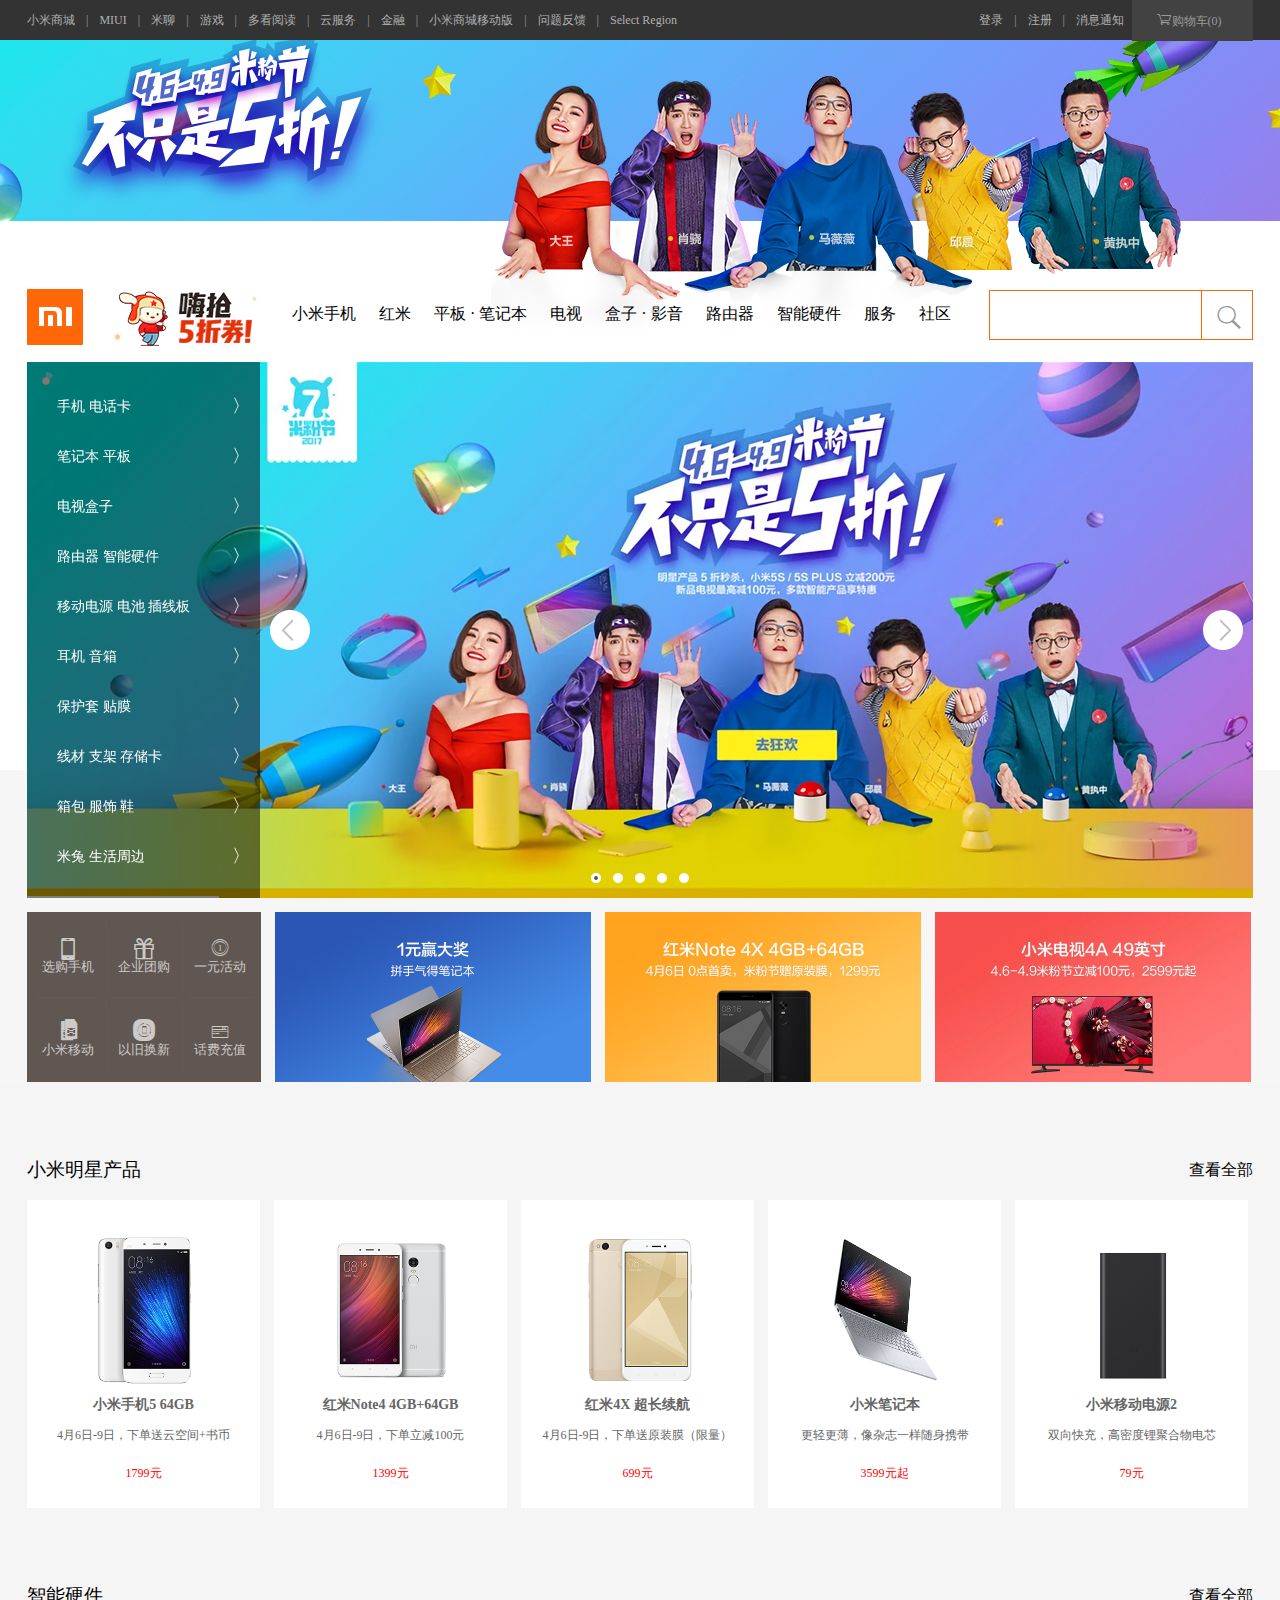
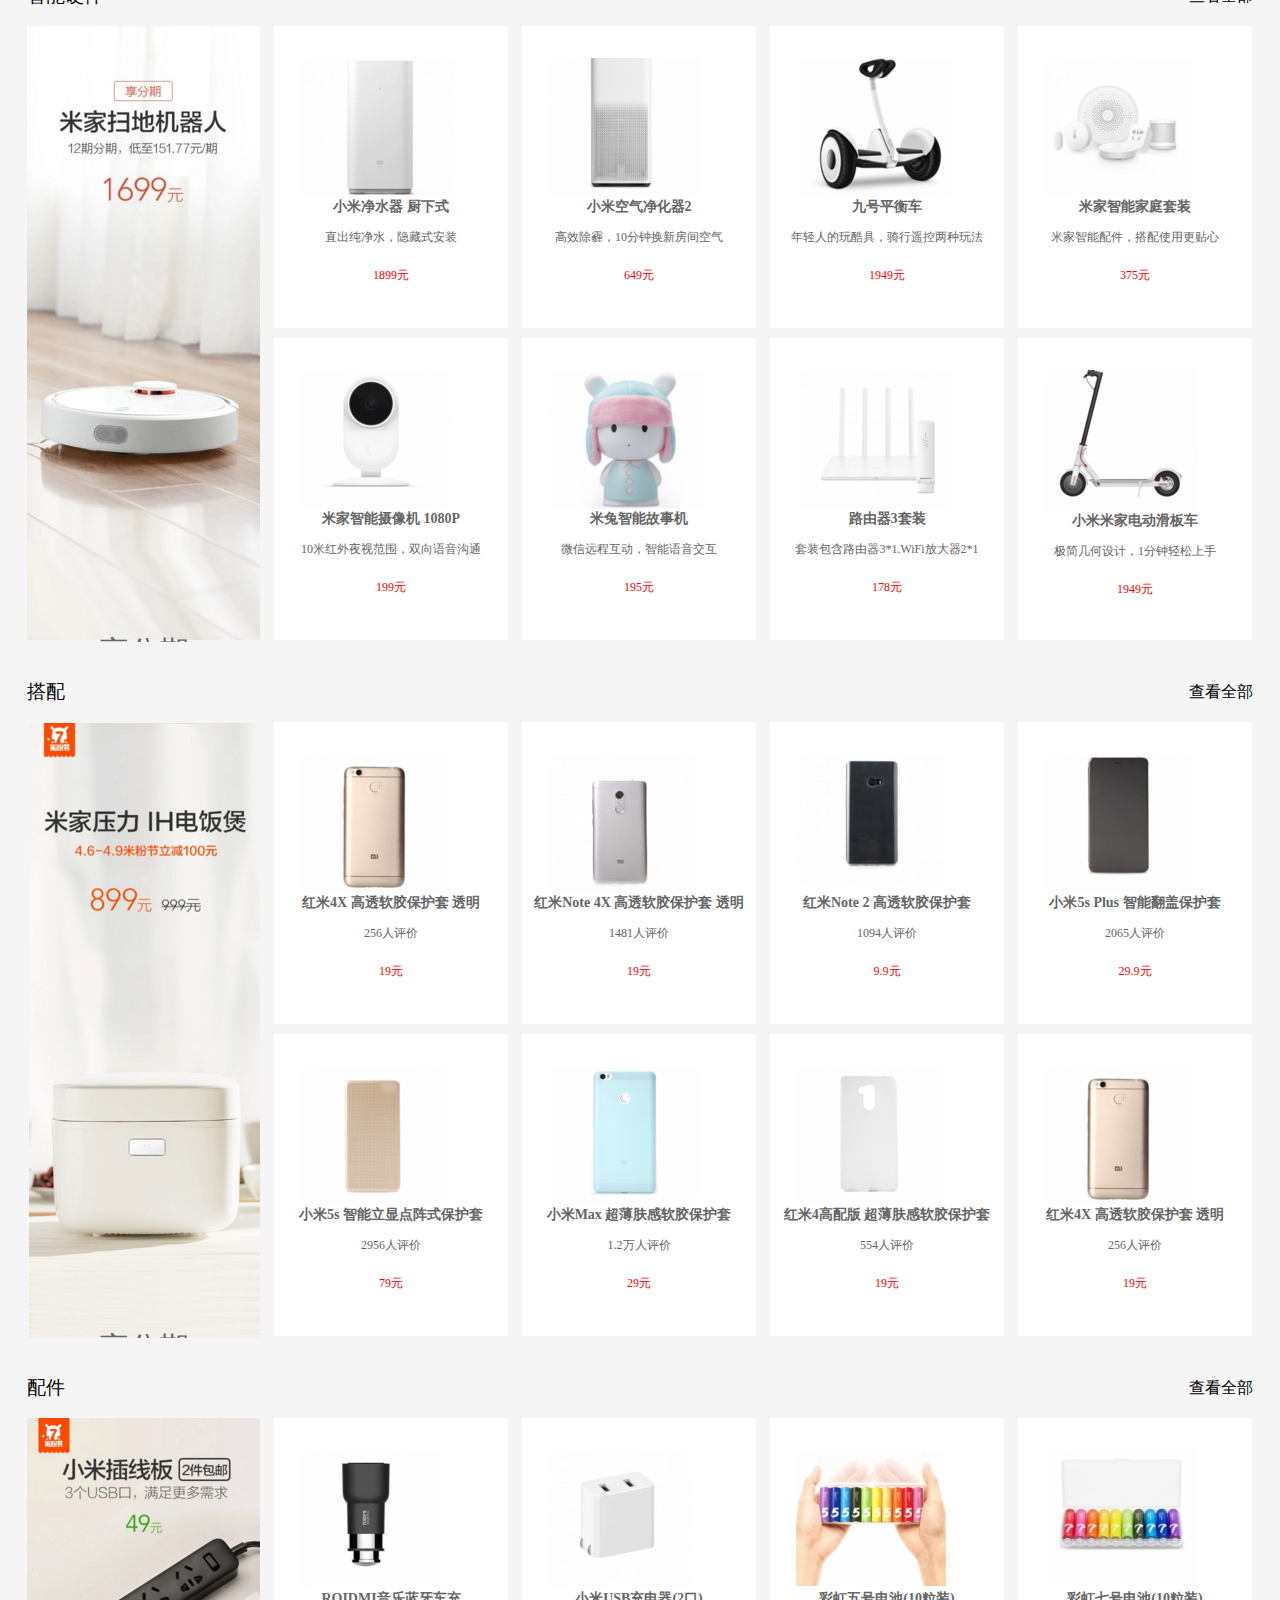
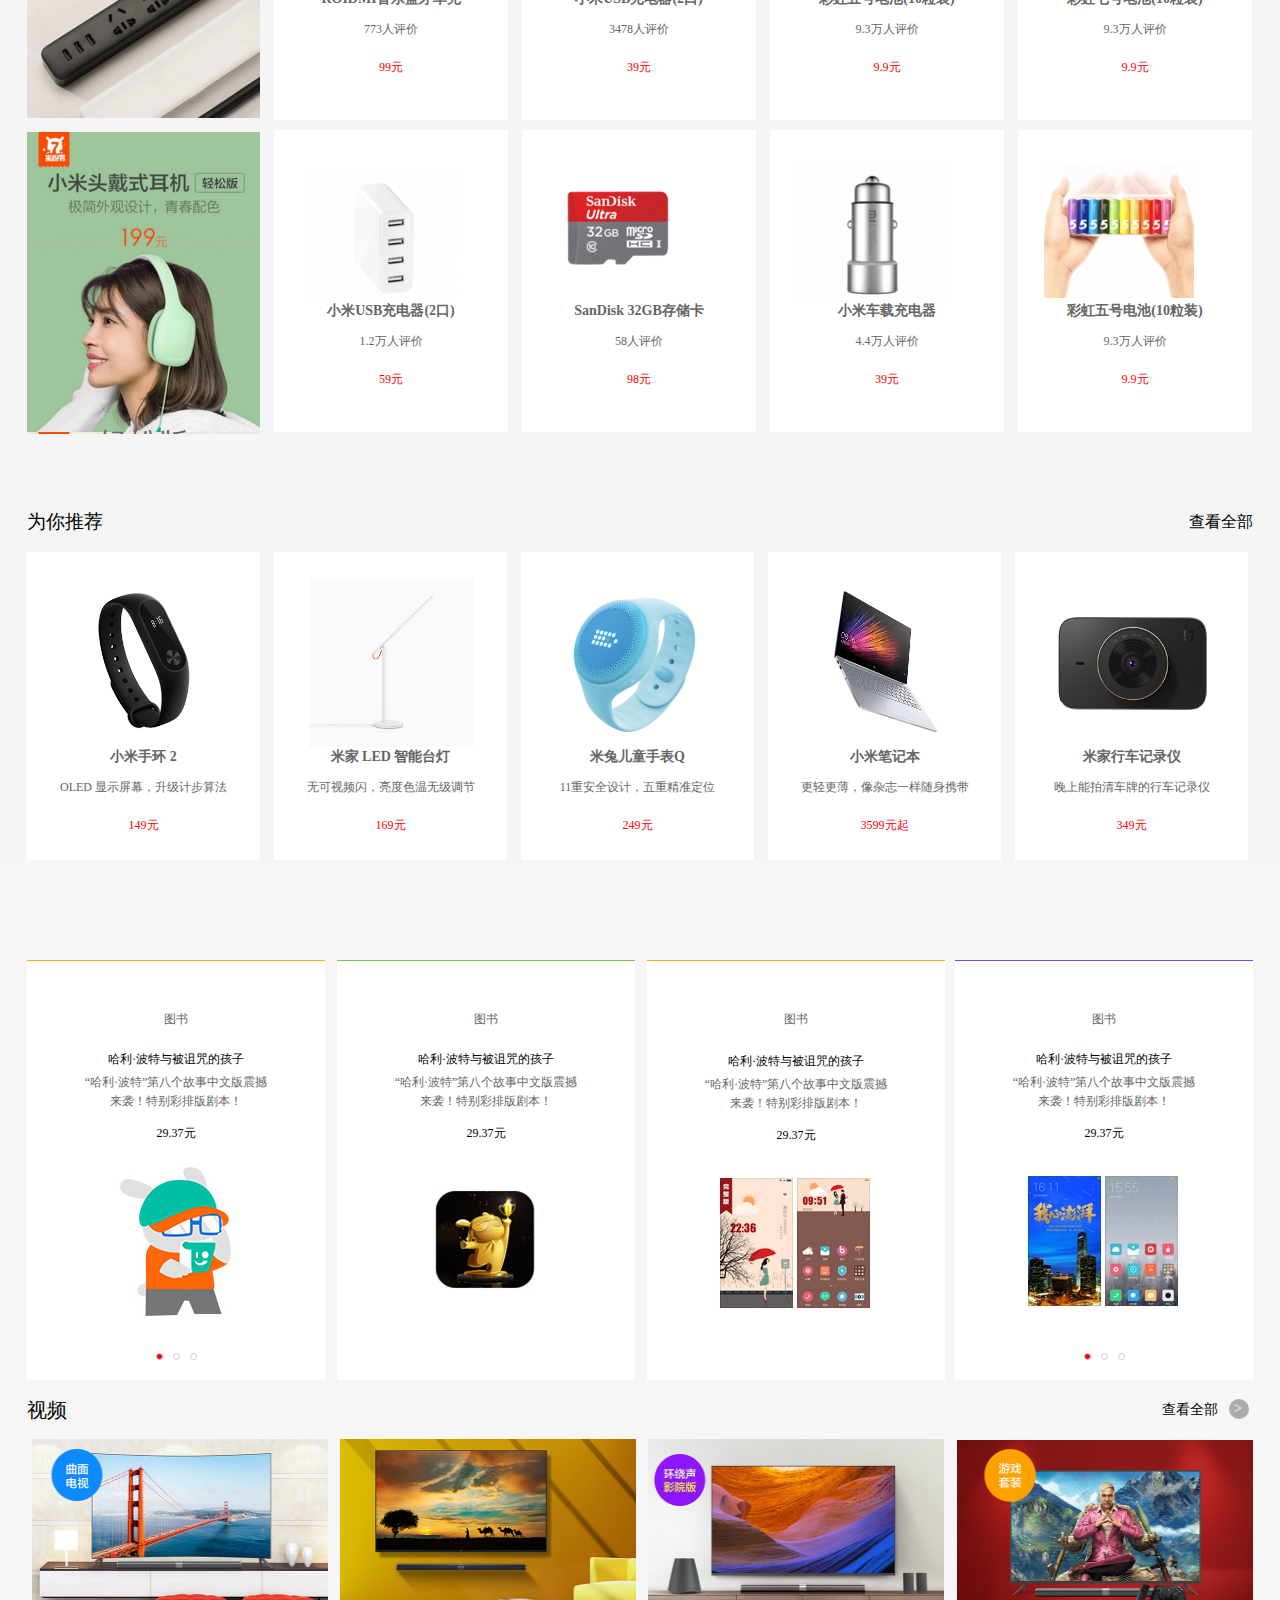
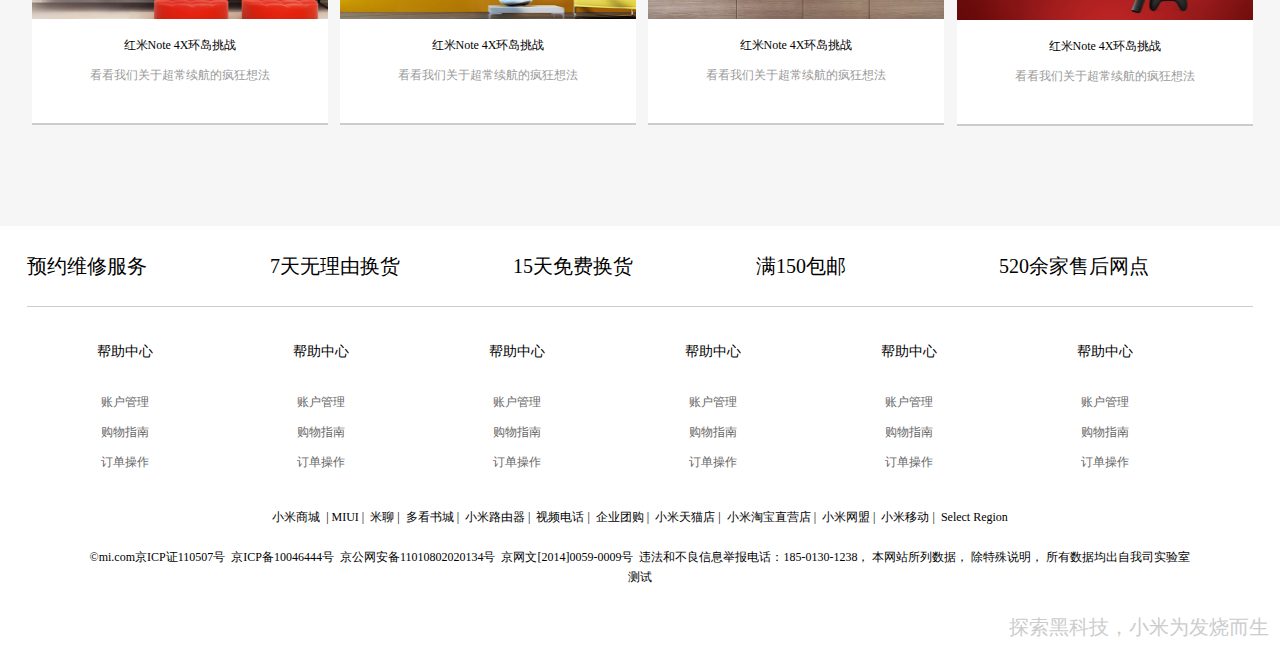
<file: index.html>
<!DOCTYPE html>
<html>
<head lang="en">
    <meta charset="UTF-8">
  <title>小米商城 - 红米Note 4X、小米5c、小米MIX、小米笔记本官方网站</title>
    <link rel="icon" href="favicon.ico"/>
    <link rel="stylesheet" href="css/key_base.css"/>
    <link rel="stylesheet" href="css/iconfont/iconfont.css"/>
    <link rel="stylesheet" href="css/key_index.css"/>
    <link rel="stylesheet" href="css/key_index2.css"/>
    <link rel="stylesheet" href="images/css/style.css" />
    <script type='text/javascript' src='images/js/modernizr.min.js?ver=2.6.1'></script>
    <script type='text/javascript'>
        var CSSettings = {"pluginPath":"images"};
    </script>
    <script type='text/javascript' src='images/js/cute.slider.js?ver=2.0.0'></script>
    <script type='text/javascript' src='images/js/cute.transitions.all.js?ver=2.0.0'></script>
    <script src="js/jquery-1.12.4.js"></script>
    <script src="js/jq.js"></script>
    <script src="js/key_index.js"></script>



    <link rel="stylesheet" href="mi-top.css"/>
    <link rel="stylesheet" href="font_262jwoobohlu9pb9/iconfont.css"/>
    <link rel="stylesheet" href="font_0mfu7vhi2veljtt9/iconfont.css"/>
    <link rel="stylesheet" href="css/xiaomi.css"/>
    <link rel="stylesheet" href="css/mi.css"/>


    <link rel="stylesheet" href="CH.css"/>
    <link rel="stylesheet" href="css.css"/>


    <script src="js.js"></script>
    <script>
        $(function(){
            $(".sbox").mouseenter(function(){
                $(this).stop(true,true);
                $(this).animate({"margin-top":"-5",},250);
                $(this).addClass("yin");

            });
            $(".sbox").mouseleave(function(){
                $(this).animate({"margin-top":"0",},250);
                $(this).removeClass("yin");
            })
            $(".sbox5").mouseenter(function(){
                $(this).stop(true,true);
                $(this).animate({"margin-top":"-5",},250);
                $(this).addClass("yin");

            });
            $(".sbox5").mouseleave(function(){
                $(this).animate({"margin-top":"0",},250);
                $(this).removeClass("yin");
            })
            $(".left1").mouseenter(function(){
                $(".left1 .guang").stop(true,false);
                $(".left1 .guang").animate({"top":"466px",},600)

            })
            $(".left1").mouseleave(function(){
                $(".left1 .guang").animate({"top":"616px",},600)

            })
            $(".left2").mouseenter(function(){
                $(".left2 .guang").stop(true,false);
                $(".left2 .guang").animate({"top":"466px",},600)

            })
            $(".left2").mouseleave(function(){
                $(".left2 .guang").animate({"top":"616px",},600)

            })
            $(".left3").mouseenter(function(){
                $(".left3 .guang").stop(true,false);
                $(".left3 .guang").animate({"top":"466px",},600)

            })
            $(".left3").mouseleave(function(){
                $(".left3 .guang").animate({"top":"616px",},600)

            })






        })
    </script>
    <script src="jquery-1.11.1-min.js"></script>
</head>
<body>
<div class="site-topbar">
    <div class="container">

        <!--顶部导航条左侧列表-->
        <div class="topbar-nav">
            <div class="title w">
                <div class="left_title">
                    <a href="index.html">小米商城</a>
                    <span class="sep">|</span>
                    <a  href="子页/MIUI.html">MIUI</a>
                    <span class="sep">|</span>
                    <a  href="javascript:;">米聊</a>
                    <span class="sep">|</span>
                    <a  href="javascript:;">游戏</a>
                    <span class="sep">|</span>
                    <a  href="javascript:;">多看阅读</a>
                    <span class="sep">|</span>
                    <a  href="javascript:;">云服务</a>
                    <span class="sep">|</span>
                    <a  href="LCC/index1.html"  >金融</a>
                    <span class="sep">|</span>
                    <a  href="mi_shop.html">小米商城移动版</a>
                    <span class="sep">|</span>
                    <a  href="javascript:;">问题反馈</a>
                    <span class="sep">|</span>
                    <a  href="javascript:;">Select Region</a>
                </div>


                <div class="right_title">
                    <div class="topbar-info">
                        <a class="link" href="javascript:;">登录</a>
                        <span>|</span>
                        <a href="javascript:;" >注册</a>
                        <span>|</span>
                        <a href="javascript:;" >消息通知</a>
                    </div>
                    <div class="gwc">
                        <i class="iconfont">&#xe661;</i>购物车<span>(0)</span>

                    </div>

                </div>
            </div>
        </div>

        <div class="zhong">
            <img src="home0405-qipa.png">
        </div>

        <div class="xia">
            <div class="w">
                <div class="logo">
                    <img class="i1" src="logo.png" alt=""/>
                    <img src="mfjyx.gif" alt=""/>
                </div>
                <div class="nav">
                    <ul>
                        <li class="nav-item">
                            <a class="link" href="javascript:;"><span class="text">小米手机</span>
                                <span class="arrow"></span>
                            </a>
                            <!--子项-->
                            <!--<div id="item-children">-->
                            <!--<div class="container">-->
                            <!--<ul class="children-list">-->
                            <!--<li><a href="javascript:;">小米手机5c</a></li>-->
                            <!--<li><a href="javascript:;">小米Note 2</a></li>-->
                            <!--<li><a href="javascript:;">小米MIX</a></li>-->
                            <!--</ul>-->
                            <!--</div>-->
                            <!--</div>-->
                        </li>

                        <!--导航列表-->
                        <li class="nav-item">
                            <a class="link" href="javascript:;"><span class="text">红米</span></a>
                            <!--子项-->
                            <!--<div class="item-children">-->
                            <!--<div class="container">-->
                            <!--<ul class="children-list clearfix">-->
                            <!--<li><a href="javascript:void(0);">小米手机5c</a></li>-->
                            <!--<li><a href="javascript:void(0);">小米Note 2</a></li>-->
                            <!--<li><a href="javascript:void(0);">小米MIX</a></li>-->
                            <!--</ul>-->
                            <!--</div>-->
                            <!--</div>-->

                        </li>
                        <li class="nav-item">
                            <a class="link" href="javascript: void(0);"><span class="text">平板 · 笔记本</span><span
                                    class="arrow"></span></a>

                        </li>
                        <li class="nav-item">
                            <a class="link" href="javascript: void(0);"><span class="text">电视</span><span class="arrow"></span></a>

                        </li>
                        <li class="nav-item">
                            <a class="link" href="javascript: void(0);"><span class="text">盒子 · 影音</span><span
                                    class="arrow"></span></a>

                        </li>
                        <li class="nav-item">
                            <a class="link" href="javascript: void(0);"><span class="text">路由器</span><span class="arrow"></span></a>

                        </li>
                        <li class="nav-item">
                            <a class="link" href="javascript:void(0);"><span class="text">智能硬件</span><span class="arrow"></span></a>

                        </li>
                        <li class="nav-item">
                            <a class="link" href="index-33.htm" tppabs="http://www.mi.com/service/" target="_blank"><span
                                    class="text">服务</span></a>
                        </li>
                        <li class="nav-item">
                            <a rel="nofollow" class="link"
                               href="javascript:void(0);"
                               tppabs="http://www.xiaomi.cn/" target="_blank"><span class="text">社区</span></a>
                        </li>
                    </ul>
                </div>

                <div class="sousuo">
                    <div class="text">
                        <input type="text"/>

                        <div class="btn">
                            <i class="iconfont">&#xe634;</i>
                        </div>
                    </div>

                </div>
            </div>

        </div>

    </div>



</div>
</div>










<div class="xx w" id="xx">
    <div class="c-860 c-demoslider">
        <div id="cuteslider_3_wrapper" class="cs-circleslight">
            <div id="cuteslider_3" class="cute-slider" data-width="960" data-height="420" data-overpause="true">
                <ul data-type="slides">
                    <li data-delay="5" data-src="5" data-trans3d="tr6,tr17,tr22,tr23,tr29,tr27,tr32,tr34,tr35,tr53,tr54,tr62,tr63,tr4,tr13,tr45" data-trans2d="tr3,tr8,tr12,tr19,tr22,tr25,tr27,tr29,tr31,tr34,tr35,tr38,tr39,tr41"><img  src="images/banner01.jpg"data-thumb="images/banner01.jpg"><a data-type="link" href="#" ></a> </li>
                    <li data-delay="5" data-src="5" data-trans3d="tr6,tr17,tr22,tr23,tr26,tr27,tr29,tr32,tr34,tr35,tr53,tr54,tr62,tr63,tr4,tr13" data-trans2d="tr3,tr8,tr12,tr19,tr22,tr25,tr27,tr29,tr31,tr34,tr35,tr38,tr39,tr41"><img  src="images/bg/blank.png" data-src="images/banner02.jpg" data-thumb="images/banner02.jpg"><a data-type="link" href="#" ></a> </li>
                    <li data-delay="5" data-src="5" data-trans3d="tr6,tr17,tr22,tr23,tr26,tr27,tr29,tr32,tr34,tr35,tr53,tr54,tr62,tr63,tr4,tr13" data-trans2d="tr3,tr8,tr12,tr19,tr22,tr25,tr27,tr29,tr31,tr34,tr35,tr38,tr41"><img  src="images/bg/blank.png"      data-src="images/banner03.jpg" data-thumb="images/banner03.jpg"><a data-type="link" href="#" ></a> </li>
                    <li data-delay="5" data-src="5" data-trans3d="tr6,tr17,tr22,tr23,tr26,tr27,tr29,tr32,tr34,tr35,tr53,tr54,tr62,tr63,tr4,tr13" data-trans2d="tr3,tr8,tr12,tr19,tr22,tr25,tr27,tr29,tr31,tr34,tr35,tr38,tr39,tr41"><img  src="images/bg/blank.png" data-src="images/banner04.jpg" data-thumb="images/banner04.jpg"><a data-type="link" href="#" ></a></li>
                    <li data-delay="5" data-src="5" data-trans3d="tr6,tr17,tr22,tr23,tr26,tr27,tr29,tr32,tr34,tr35,tr53,tr54,tr62,tr63,tr4,tr13" data-trans2d="tr3,tr8,tr12,tr19,tr22,tr25,tr27,tr29,tr31,tr34,tr35,tr38,tr39,tr41"><img  src="images/bg/blank.png" data-src="images/banner05.jpg" data-thumb="images/banner05.jpg"><a data-type="link" href="#" ></a></li>
                    <!--<li data-delay="5" data-src="5" data-trans3d="tr6,tr17,tr22,tr23,tr26,tr27,tr29,tr32,tr34,tr35,tr53,tr54,tr62,tr63,tr4,tr13" data-trans2d="tr3,tr8,tr12,tr19,tr22,tr25,tr27,tr29,tr31,tr34,tr35,tr38,tr39,tr41"><img  src="images/bg/blank.png" data-src="images/banner02.jpg" data-thumb="images/001/006a.png"><a data-type="link" href="#" ></a> </li>-->
                </ul>
                <ul data-type="controls">
                    <li data-type="captions"></li>
                    <li data-type="link"></li>
                    <li data-type="video"></li>
                    <li data-type="slideinfo"></li>
                    <li data-type="circletimer"></li>
                    <li data-type="previous"></li>
                    <li data-type="next"> </li>
                    <li data-type="bartimer"></li>
                    <li data-type="slidecontrol" data-thumb="true" data-thumbalign="up"></li>
                </ul>
            </div>
            <div class="cute-shadow"><img src="images/bg/shadow.png" alt="shadow"></div>
        </div>
        <p>
            <script type="text/javascript">
                var cuteslider3 = new Cute.Slider();
                cuteslider3.setup("cuteslider_3", "cuteslider_3_wrapper", "images/css/slider-style.css");
                cuteslider3.api.addEventListener(Cute.SliderEvent.CHANGE_START,
                        function(event) {});
                cuteslider3.api.addEventListener(Cute.SliderEvent.CHANGE_END,
                        function(event) {});
                cuteslider3.api.addEventListener(Cute.SliderEvent.WATING,
                        function(event) {});
                cuteslider3.api.addEventListener(Cute.SliderEvent.CHANGE_NEXT_SLIDE,
                        function(event) {});
                cuteslider3.api.addEventListener(Cute.SliderEvent.WATING_FOR_NEXT,
                        function(event) {});
            </script>
    </div>
    <!-- wrapper -->

    <div class="lx"id="nav">
        <ul>
            <li class="li"><a href="#">手机 电话卡</a>
                <span> 〉 </span>

            </li>
            <li class="li">
                <a href="#">笔记本 平板</a>
                <span > 〉</span>
            </li>
            <li class="li">
                <a href="#">电视盒子</a>
                <span> 〉 </span>
            </li>
            <li class="li">
                <a href="#">路由器 智能硬件</a>
                <span> 〉</span>
            </li>
            <li class="li">
                <a href="#">移动电源 电池 插线板</a>
                <span> 〉</span>
            </li>
            <li class="li">
                <a href="#">耳机 音箱</a>
                <span> 〉</span>
            </li>
            <li class="li">
                <a href="#">保护套 贴膜</a>
                <span> 〉</span>
            </li>
            <li class="li">
                <a href="#">线材 支架 存储卡</a>
                <span> 〉</span>
            </li>
            <li class="li">
                <a href="#">箱包 服饰 鞋</a>
                <span> 〉</span>
            </li>
            <li class="li">
                <a href="#">米兔 生活周边</a>
                <span> 〉</span>
            </li>
        </ul>
    </div>
    <div class="nav_right">
        <ul>
            <li><a class="link" href="javascript:;"><img src="img/5c_80.png" alt=""/>       <span>小米手机5c</span></a> <a
                    href="javascript:;" class="btn">选购</a> </li>
            <li><a class="link" href="javascript:;"><img src="img/xmNOTE2-80.jpg" alt=""/>  <span>小米Note2</span></a> <a
                    href="javascript:;" class="btn">选购</a>  </li>
            <li><a class="link" href="javascript:;"><img src="img/MIX-80.jpg" alt=""/>      <span>小米MIX</span></a> <a
                    href="javascript:;" class="btn">选购</a>  </li>
            <li><a class="link" href="javascript:;"><img src="img/xm5S-80.jpg" alt=""/>     <span>小米5S</span></a> <a
                    href="javascript:;" class="btn">选购</a>   </li>
            <li><a class="link" href="javascript:;"><img src="img/xm5S-plus-80.jpg" alt=""/><span>小米5S Plus</span></a>
                <a href="javascript:;" class="btn">选购</a>  </li>
            <li><a class="link" href="javascript:;"><img src="img/xm5-80.jpg" alt=""/>      <span>小米手机5</span></a> <a
                    href="javascript:;" class="btn">选购</a>    </li>
        </ul>
        <ul>
            <li><a class="link" href="javascript:;"><img src="img/5c_80.png" alt=""/>       <span>红米Note4X</span></a> <a
                    href="javascript:;" class="btn">选购</a> </li>
            <li><a class="link" href="javascript:;"><img src="img/xmNOTE2-80.jpg" alt=""/>  <span>红米Note4</span></a> <a
                    href="javascript:;" class="btn">选购</a>  </li>
            <li><a class="link" href="javascript:;"><img src="img/MIX-80.jpg" alt=""/>      <span>红米4X</span></a> <a
                    href="javascript:;" class="btn">选购</a>  </li>
            <li><a class="link" href="javascript:;"><img src="img/xm5S-80.jpg" alt=""/>     <span>红米4</span></a> <a
                    href="javascript:;" class="btn">选购</a>   </li>
            <li><a class="link" href="javascript:;"><img src="img/xm5S-plus-80.jpg" alt=""/><span>红米4A</span></a>
                <a href="javascript:;" class="btn">选购</a>  </li>
            <li><a class="link" href="javascript:;"><img src="img/compare.jpg" alt=""/>      <span>对比手机</span></a>  </li>
        </ul>
        <ul>
            <li><a class="link" href="javascript:;"><img src="img/mimobile.jpg"width="40" alt=""/><span>小米移动 电话卡</span></a> </li>
        </ul>

    </div>
    <div class="nav_right " style="width:264px">
        <ul>
            <li><a class="link" href="javascript:;"><img src="img/bijiben80.jpg" alt=""/>       <span>小米笔记本Air</span></a> <a
                    href="javascript:;" class="btn">选购</a> </li>
            <li><a class="link" href="javascript:;"><img src="img/mipad3_80.jpg" alt=""/>  <span>小米平板3</span></a> <a
                    href="javascript:;" class="btn">选购</a>  </li>
            <li><a class="link" href="javascript:;"><img src="img/usbzjqggg80.jpg" alt=""/>      <span>USB-C转接器</span></a> </li>
            <li><a class="link" href="javascript:;"><img src="img/neidanbao80.jpg" alt=""/>     <span>小米笔记本内胆包</span></a></li>
            <li><a class="link" href="javascript:;"><img src="img/shubiao80.jpg" alt=""/><span>小米便携鼠标</span></a> </li>
            <li><a class="link" href="javascript:;"><img src="img/wxsb80.png" alt=""/>      <span>小米无线鼠标</span></a>    </li>
        </ul>
    </div>
    <div class="nav_right" style="width: 992px">
        <ul  style="width: 248px">
            <li ><a class="link" href="javascript:;"><img src="img/xp80_43.jpg" alt=""/>       <span>小米电视4A 43英寸</span></a></li>
            <li><a class="link" href="javascript:;"><img src="img/xp80_43.jpg" alt=""/>  <span>小米电视4A 49英寸</span></a> </li>
            <li><a class="link" href="javascript:;"><img src="img/xp80_43.jpg" alt=""/>      <span>小米电视4A 55英寸</span></a></li>
            <li><a class="link" href="javascript:;"><img src="img/xp80_43.jpg" alt=""/>     <span>小米电视4A 55英寸</span></a> </li>
            <li><a class="link" href="javascript:;"><img src="img/xp80_43.jpg" alt=""/><span>小米电视3s 48英寸</span></a></li>
            <li><a class="link" href="javascript:;"><img src="img/xp80_43.jpg" alt=""/>      <span>小米电视3s 55英寸</span></a> </li>
        </ul>
        <ul  style="width: 248px">
            <li><a class="link" href="javascript:;"><img src="img/018080.png" alt=""/>       <span>小米电视3s 60英寸</span></a></li>
            <li><a class="link" href="javascript:;"><img src="img/018080.png" alt=""/>  <span>小米电视3s 65英寸</span></a> </li>
            <li><a class="link" href="javascript:;"><img src="img/018080.png" alt=""/>      <span>小米电视3s 65英寸 </span></a>  </li>
            <li><a class="link" href="javascript:;"><img src="img/018080.png" alt=""/>     <span>小米电视3 60英寸</span></a> </li>
            <li><a class="link" href="javascript:;"><img src="img/018080.png" alt=""/><span>小米电视3 70英寸</span></a></li>
            <li><a class="link" href="javascript:;"><img src="img/018080.png" alt=""/>      <span>小米盒子3s</span></a>  </li>
        </ul>
        <ul  style="width: 248px">
            <li><a class="link" href="javascript:;"><img src="img/xp80_43.jpg"width="40" alt=""/><span>小米盒子3c</span></a> </li>
            <li><a class="link" href="javascript:;"><img src="img/xp80_43.jpg"width="40" alt=""/><span>小米盒子3 增强版</span></a> </li>
            <li><a class="link" href="javascript:;"><img src="img/xp80_43.jpg"width="40" alt=""/><span>小米盒子 mini</span></a> </li>
            <li><a class="link" href="javascript:;"><img src="img/xp80_43.jpg"width="40" alt=""/><span>小米低音炮</span></a> </li>
            <li><a class="link" href="javascript:;"><img src="img/xp80_43.jpg"width="40" alt=""/><span>蓝牙手柄</span></a> </li>
            <li><a class="link" href="javascript:;"><img src="img/xp80_43.jpg"width="40" alt=""/><span>家庭音响</span></a> </li>
        </ul>
        <ul  style="width: 248px">
            <li><a class="link" href="javascript:;"><img src="img/xp80_43.jpg"width="40" alt=""/><span>电视盒子配件</span></a> </li>

        </ul>

    </div>
    <div class="nav_right">
        <ul>
            <li><a class="link" href="javascript:;"><img src="img/xp80_43.jpg"width="40" alt=""/><span>米加扫地机器人</span></a> </li>
            <li><a class="link" href="javascript:;"><img src="img/xp80_43.jpg"width="40" alt=""/><span>小米VR眼镜</span></a> </li>
            <li><a class="link" href="javascript:;"><img src="img/xp80_43.jpg"width="40" alt=""/><span>小米VR眼镜</span></a> </li>
            <li><a class="link" href="javascript:;"><img src="img/xp80_43.jpg"width="40" alt=""/><span>小米低音炮</span></a> </li>
            <li><a class="link" href="javascript:;"><img src="img/xp80_43.jpg"width="40" alt=""/><span>蓝牙手柄</span></a> </li>
            <li><a class="link" href="javascript:;"><img src="img/xp80_43.jpg"width="40" alt=""/><span>小米VR眼镜</span></a> </li>
        </ul>
        <ul>
            <li><a class="link" href="javascript:;"><img src="img/5c_80.png" alt=""/>       <span>小米无人机</span></a></li>
            <li><a class="link" href="javascript:;"><img src="img/xmNOTE2-80.jpg" alt=""/>  <span>小米VR眼镜</span></a> </li>
            <li><a class="link" href="javascript:;"><img src="img/MIX-80.jpg" alt=""/>      <span>红米4X</span></a> </li>
            <li><a class="link" href="javascript:;"><img src="img/xm5S-80.jpg" alt=""/>     <span>红米4</span></a> </li>
            <li><a class="link" href="javascript:;"><img src="img/xm5S-plus-80.jpg" alt=""/><span>红米4A</span></a></li>
            <li><a class="link" href="javascript:;"><img src="img/compare.jpg" alt=""/>      <span>对比手机</span></a>  </li>
        </ul>
        <ul>
            <li><a class="link" href="javascript:;"><img src="img/mimobile.jpg"width="40" alt=""/><span>小米移动 电话卡</span></a> </li>
        </ul>

    </div>
    <div class="nav_right" style="width: 992px">
        <ul  style="width: 248px">
            <li ><a class="link" href="javascript:;"><img src="img/xp80_43.jpg" alt=""/>       <span>小米电视4A 43英寸</span></a></li>
            <li><a class="link" href="javascript:;"><img src="img/xp80_43.jpg" alt=""/>  <span>小米电视4A 49英寸</span></a> </li>
            <li><a class="link" href="javascript:;"><img src="img/xp80_43.jpg" alt=""/>      <span>小米电视4A 55英寸</span></a></li>
            <li><a class="link" href="javascript:;"><img src="img/xp80_43.jpg" alt=""/>     <span>小米电视4A 55英寸</span></a> </li>
            <li><a class="link" href="javascript:;"><img src="img/xp80_43.jpg" alt=""/><span>小米电视3s 48英寸</span></a></li>
            <li><a class="link" href="javascript:;"><img src="img/xp80_43.jpg" alt=""/>      <span>小米电视3s 55英寸</span></a> </li>
        </ul>
        <ul  style="width: 248px">
            <li><a class="link" href="javascript:;"><img src="img/018080.png" alt=""/>       <span>小米电视3s 60英寸</span></a></li>
            <li><a class="link" href="javascript:;"><img src="img/018080.png" alt=""/>  <span>小米电视3s 65英寸</span></a> </li>
            <li><a class="link" href="javascript:;"><img src="img/018080.png" alt=""/>      <span>小米电视3s 65英寸 </span></a>  </li>
            <li><a class="link" href="javascript:;"><img src="img/018080.png" alt=""/>     <span>小米电视3 60英寸</span></a> </li>
            <li><a class="link" href="javascript:;"><img src="img/018080.png" alt=""/><span>小米电视3 70英寸</span></a></li>
            <li><a class="link" href="javascript:;"><img src="img/018080.png" alt=""/>      <span>小米盒子3s</span></a>  </li>
        </ul>
        <ul  style="width: 248px">
            <li><a class="link" href="javascript:;"><img src="img/xp80_43.jpg"width="40" alt=""/><span>小米盒子3c</span></a> </li>
            <li><a class="link" href="javascript:;"><img src="img/xp80_43.jpg"width="40" alt=""/><span>小米盒子3 增强版</span></a> </li>
            <li><a class="link" href="javascript:;"><img src="img/xp80_43.jpg"width="40" alt=""/><span>小米盒子 mini</span></a> </li>
            <li><a class="link" href="javascript:;"><img src="img/xp80_43.jpg"width="40" alt=""/><span>小米低音炮</span></a> </li>
            <li><a class="link" href="javascript:;"><img src="img/xp80_43.jpg"width="40" alt=""/><span>蓝牙手柄</span></a> </li>
            <li><a class="link" href="javascript:;"><img src="img/xp80_43.jpg"width="40" alt=""/><span>家庭音响</span></a> </li>
        </ul>
        <ul  style="width: 248px">
            <li><a class="link" href="javascript:;"><img src="img/xp80_43.jpg"width="40" alt=""/><span>电视盒子配件</span></a> </li>

        </ul>

    </div>
    <div class="nav_right">
        <ul>
            <li><a class="link" href="javascript:;"><img src="img/5c_80.png" alt=""/>       <span>小米手机5c</span></a> <a
                    href="javascript:;" class="btn">选购</a> </li>
            <li><a class="link" href="javascript:;"><img src="img/xmNOTE2-80.jpg" alt=""/>  <span>小米Note2</span></a> <a
                    href="javascript:;" class="btn">选购</a>  </li>
            <li><a class="link" href="javascript:;"><img src="img/MIX-80.jpg" alt=""/>      <span>小米MIX</span></a> <a
                    href="javascript:;" class="btn">选购</a>  </li>
            <li><a class="link" href="javascript:;"><img src="img/xm5S-80.jpg" alt=""/>     <span>小米5S</span></a> <a
                    href="javascript:;" class="btn">选购</a>   </li>
            <li><a class="link" href="javascript:;"><img src="img/xm5S-plus-80.jpg" alt=""/><span>小米5S Plus</span></a>
                <a href="javascript:;" class="btn">选购</a>  </li>
            <li><a class="link" href="javascript:;"><img src="img/xm5-80.jpg" alt=""/>      <span>小米手机5</span></a> <a
                    href="javascript:;" class="btn">选购</a>    </li>
        </ul>
        <ul>
            <li><a class="link" href="javascript:;"><img src="img/5c_80.png" alt=""/>       <span>红米Note4X</span></a> <a
                    href="javascript:;" class="btn">选购</a> </li>
            <li><a class="link" href="javascript:;"><img src="img/xmNOTE2-80.jpg" alt=""/>  <span>红米Note4</span></a> <a
                    href="javascript:;" class="btn">选购</a>  </li>
            <li><a class="link" href="javascript:;"><img src="img/MIX-80.jpg" alt=""/>      <span>红米4X</span></a> <a
                    href="javascript:;" class="btn">选购</a>  </li>
            <li><a class="link" href="javascript:;"><img src="img/xm5S-80.jpg" alt=""/>     <span>红米4</span></a> <a
                    href="javascript:;" class="btn">选购</a>   </li>
            <li><a class="link" href="javascript:;"><img src="img/xm5S-plus-80.jpg" alt=""/><span>红米4A</span></a>
                <a href="javascript:;" class="btn">选购</a>  </li>
            <li><a class="link" href="javascript:;"><img src="img/compare.jpg" alt=""/>      <span>对比手机</span></a>  </li>
        </ul>
        <ul>
            <li><a class="link" href="javascript:;"><img src="img/mimobile.jpg"width="40" alt=""/><span>小米移动 电话卡</span></a> </li>
        </ul>

    </div>
    <div class="nav_right " style="width:264px">
        <ul>
            <li><a class="link" href="javascript:;"><img src="img/bijiben80.jpg" alt=""/>       <span>小米笔记本Air</span></a> <a
                    href="javascript:;" class="btn">选购</a> </li>
            <li><a class="link" href="javascript:;"><img src="img/mipad3_80.jpg" alt=""/>  <span>小米平板3</span></a> <a
                    href="javascript:;" class="btn">选购</a>  </li>
            <li><a class="link" href="javascript:;"><img src="img/usbzjqggg80.jpg" alt=""/>      <span>USB-C转接器</span></a> </li>
            <li><a class="link" href="javascript:;"><img src="img/neidanbao80.jpg" alt=""/>     <span>小米笔记本内胆包</span></a></li>
            <li><a class="link" href="javascript:;"><img src="img/shubiao80.jpg" alt=""/><span>小米便携鼠标</span></a> </li>
            <li><a class="link" href="javascript:;"><img src="img/wxsb80.png" alt=""/>      <span>小米无线鼠标</span></a>    </li>
        </ul>
    </div>
    <div class="nav_right">
        <ul>
            <li><a class="link" href="javascript:;"><img src="img/5c_80.png" alt=""/>       <span>小米手机5c</span></a> <a
                    href="javascript:;" class="btn">选购</a> </li>
            <li><a class="link" href="javascript:;"><img src="img/xmNOTE2-80.jpg" alt=""/>  <span>小米Note2</span></a> <a
                    href="javascript:;" class="btn">选购</a>  </li>
            <li><a class="link" href="javascript:;"><img src="img/MIX-80.jpg" alt=""/>      <span>小米MIX</span></a> <a
                    href="javascript:;" class="btn">选购</a>  </li>
            <li><a class="link" href="javascript:;"><img src="img/xm5S-80.jpg" alt=""/>     <span>小米5S</span></a> <a
                    href="javascript:;" class="btn">选购</a>   </li>
            <li><a class="link" href="javascript:;"><img src="img/xm5S-plus-80.jpg" alt=""/><span>小米5S Plus</span></a>
                <a href="javascript:;" class="btn">选购</a>  </li>
            <li><a class="link" href="javascript:;"><img src="img/xm5-80.jpg" alt=""/>      <span>小米手机5</span></a> <a
                    href="javascript:;" class="btn">选购</a>    </li>
        </ul>
        <ul>
            <li><a class="link" href="javascript:;"><img src="img/5c_80.png" alt=""/>       <span>红米Note4X</span></a> <a
                    href="javascript:;" class="btn">选购</a> </li>
            <li><a class="link" href="javascript:;"><img src="img/xmNOTE2-80.jpg" alt=""/>  <span>红米Note4</span></a> <a
                    href="javascript:;" class="btn">选购</a>  </li>
            <li><a class="link" href="javascript:;"><img src="img/MIX-80.jpg" alt=""/>      <span>红米4X</span></a> <a
                    href="javascript:;" class="btn">选购</a>  </li>
            <li><a class="link" href="javascript:;"><img src="img/xm5S-80.jpg" alt=""/>     <span>红米4</span></a> <a
                    href="javascript:;" class="btn">选购</a>   </li>
            <li><a class="link" href="javascript:;"><img src="img/xm5S-plus-80.jpg" alt=""/><span>红米4A</span></a>
                <a href="javascript:;" class="btn">选购</a>  </li>
            <li><a class="link" href="javascript:;"><img src="img/compare.jpg" alt=""/>      <span>对比手机</span></a>  </li>
        </ul>
        <ul>
            <li><a class="link" href="javascript:;"><img src="img/mimobile.jpg"width="40" alt=""/><span>小米移动 电话卡</span></a> </li>
        </ul>

    </div>
    <div class="nav_right " style="width:264px">
        <ul>
            <li><a class="link" href="javascript:;"><img src="img/bijiben80.jpg" alt=""/>       <span>小米笔记本Air</span></a> <a
                    href="javascript:;" class="btn">选购</a> </li>
            <li><a class="link" href="javascript:;"><img src="img/mipad3_80.jpg" alt=""/>  <span>小米平板3</span></a> <a
                    href="javascript:;" class="btn">选购</a>  </li>
            <li><a class="link" href="javascript:;"><img src="img/usbzjqggg80.jpg" alt=""/>      <span>USB-C转接器</span></a> </li>
            <li><a class="link" href="javascript:;"><img src="img/neidanbao80.jpg" alt=""/>     <span>小米笔记本内胆包</span></a></li>
            <li><a class="link" href="javascript:;"><img src="img/shubiao80.jpg" alt=""/><span>小米便携鼠标</span></a> </li>
            <li><a class="link" href="javascript:;"><img src="img/wxsb80.png" alt=""/>      <span>小米无线鼠标</span></a>    </li>
        </ul>
    </div>
    <div class="nav_right">
        <ul>
            <li><a class="link" href="javascript:;"><img src="img/5c_80.png" alt=""/>       <span>小米手机5c</span></a> <a
                    href="javascript:;" class="btn">选购</a> </li>
            <li><a class="link" href="javascript:;"><img src="img/xmNOTE2-80.jpg" alt=""/>  <span>小米Note2</span></a> <a
                    href="javascript:;" class="btn">选购</a>  </li>
            <li><a class="link" href="javascript:;"><img src="img/MIX-80.jpg" alt=""/>      <span>小米MIX</span></a> <a
                    href="javascript:;" class="btn">选购</a>  </li>
            <li><a class="link" href="javascript:;"><img src="img/xm5S-80.jpg" alt=""/>     <span>小米5S</span></a> <a
                    href="javascript:;" class="btn">选购</a>   </li>
            <li><a class="link" href="javascript:;"><img src="img/xm5S-plus-80.jpg" alt=""/><span>小米5S Plus</span></a>
                <a href="javascript:;" class="btn">选购</a>  </li>
            <li><a class="link" href="javascript:;"><img src="img/xm5-80.jpg" alt=""/>      <span>小米手机5</span></a> <a
                    href="javascript:;" class="btn">选购</a>    </li>
        </ul>
        <ul>
            <li><a class="link" href="javascript:;"><img src="img/5c_80.png" alt=""/>       <span>红米Note4X</span></a> <a
                    href="javascript:;" class="btn">选购</a> </li>
            <li><a class="link" href="javascript:;"><img src="img/xmNOTE2-80.jpg" alt=""/>  <span>红米Note4</span></a> <a
                    href="javascript:;" class="btn">选购</a>  </li>
            <li><a class="link" href="javascript:;"><img src="img/MIX-80.jpg" alt=""/>      <span>红米4X</span></a> <a
                    href="javascript:;" class="btn">选购</a>  </li>
            <li><a class="link" href="javascript:;"><img src="img/xm5S-80.jpg" alt=""/>     <span>红米4</span></a> <a
                    href="javascript:;" class="btn">选购</a>   </li>
            <li><a class="link" href="javascript:;"><img src="img/xm5S-plus-80.jpg" alt=""/><span>红米4A</span></a>
                <a href="javascript:;" class="btn">选购</a>  </li>
            <li><a class="link" href="javascript:;"><img src="img/compare.jpg" alt=""/>      <span>对比手机</span></a>  </li>
        </ul>
        <ul>
            <li><a class="link" href="javascript:;"><img src="img/mimobile.jpg"width="40" alt=""/><span>小米移动 电话卡</span></a> </li>
        </ul>

    </div>



</div>
<div class="key w clearfix">
    <div class="lb">
        <ul class="clearfix">
            <li><a href="javascript:;"><i class="iconfont">&#xe644;</i>选购手机</a></li>
            <li><a href="javascript:;"><i class="iconfont">&#xe60a;</i>企业团购</a></li>
            <li><a href="javascript:;"><i class="iconfont">&#xe72c;</i>一元活动</a></li>
            <li><a href="javascript:;"><i class="iconfont">&#xe608;</i>小米移动</a></li>
            <li><a href="javascript:;"><i class="iconfont">&#xe603;</i>以旧换新</a></li>
            <li><a href="javascript:;"><i class="iconfont">&#xe63e;</i>话费充值</a></li>
        </ul>
    </div>
    <div class="left  a1" >  <a href="javascript:;"><img src="images/xmad_1487844180216_JVvCK.jpg" height="170px" width="316px" /></a></div>
    <div class="middle a1"><a href="javascript:;"><img src="images/xmad_14910198481028_Qwrjh.jpg "height="170px" width="316px"/></a></div>
    <div class="right a1"><a href="javascript:;"><img src="images/xmad_14908697528656_VXfyJ.jpg" height="170px" width="316px"  /></a></div>
</div>






<div class="box">
    <div class="w">
        <div class="top"></div>
        <div class="title">
            <div class="text">
                <div class="fl">
                    <span>小米明星产品</span>
                </div>
                <div class="fr">
                    <span>查看全部</span>
                    <span></span>
                </div>

            </div>
        </div>
        <div class="conter1">
            <div class="LB">
                <div class="sbox">
                    <div class="tu">
                        <img src="imgs/12.png" alt=""/>
                    </div>
                    <p class="p1">小米手机5 64GB</p>
                    <p class="p2">4月6日-9日，下单送云空间+书币</p>
                    <p class="p3">1799元</p>
                </div>
                <div class="sbox">
                    <div class="tu">
                        <img src="imgs/155.png" alt=""/>
                    </div>
                    <p class="p1">红米Note4 4GB+64GB</p>
                    <p class="p2">4月6日-9日，下单立减100元</p>
                    <p class="p3">1399元</p>
                </div>
                <div class="sbox">
                    <div class="tu">
                        <img src="imgs/17.png" alt=""/>
                    </div>
                    <p class="p1">红米4X 超长续航</p>
                    <p class="p2">4月6日-9日，下单送原装膜（限量）</p>
                    <p class="p3">699元</p>
                </div>
                <div class="sbox">
                    <div class="tu">
                        <img src="imgs/13.png" alt=""/>
                    </div>
                    <p class="p1">小米笔记本</p>
                    <p class="p2">更轻更薄，像杂志一样随身携带</p>
                    <p class="p3">3599元起</p>
                </div>
                <div class="sbox5">
                    <div class="tu">
                        <img src="imgs/11.png" alt=""/>
                    </div>
                    <p class="p1">小米移动电源2</p>
                    <p class="p2"> 双向快充，高密度锂聚合物电芯</p>
                    <p class="p3"> 79元</p>
                </div>
            </div>
        </div>
    </div>
    <div class="w">
        <div class="top"></div>
        <div class="title">
            <div class="text">
                <div class="fl">
                    <span>智能硬件</span>
                </div>
                <div class="fr">
                    <span>查看全部</span>
                    <span></span>
                </div>

            </div>
        </div>
        <div class="conter">
            <div class="left1">
                <div class="aa"></div>
                <div class="guang">
                    <p class="p1">享分期</p>
                    <p class="p2">12期分期，低至151.77元每期</p>
                </div>

            </div>
            <div class="right">
                <div class="r_top">
                    <div class="sbox">
                        <div class="tu">
                            <img src="imgs/QQ图片20170408012402.png" alt=""/>
                        </div>
                        <p class="p1">小米净水器 厨下式</p>
                        <p class="p2">直出纯净水，隐藏式安装</p>
                        <p class="p3">1899元</p>
                    </div>
                    <div class="sbox">
                        <div class="tu">
                            <img src="imgs/QQ图片20170408012206.png" alt=""/>
                        </div>
                        <p class="p1">小米空气净化器2</p>
                        <p class="p2">高效除霾，10分钟换新房间空气</p>
                        <p class="p3">649元</p>
                    </div>
                    <div class="sbox">
                        <div class="tu">
                            <img src="imgs/QQ图片20170408012629.png" alt=""/>
                        </div>
                        <p class="p1">九号平衡车</p>
                        <p class="p2">年轻人的玩酷具，骑行遥控两种玩法</p>
                        <p class="p3">1949元</p>
                    </div>
                    <div class="sbox">
                        <div class="tu">
                            <img src="imgs/QQ图片20170408012844.png" alt=""/>
                        </div>
                        <p class="p1">米家智能家庭套装</p>
                        <p class="p2">米家智能配件，搭配使用更贴心</p>
                        <p class="p3">375元</p>
                    </div>
                </div>
                <div class="r_but">
                    <div class="sbox">
                        <div class="tu">
                            <img src="imgs/QQ图片20170408012916.png" alt=""/>
                        </div>
                        <p class="p1">米家智能摄像机 1080P</p>
                        <p class="p2">10米红外夜视范围，双向语音沟通</p>
                        <p class="p3">199元</p>
                    </div>
                    <div class="sbox">
                        <div class="tu">
                            <img src="imgs/QQ图片20170408012946.png" alt=""/>
                        </div>
                        <p class="p1">米兔智能故事机</p>
                        <p class="p2">微信远程互动，智能语音交互</p>
                        <p class="p3">195元</p>
                    </div>
                    <div class="sbox">
                        <div class="tu">
                            <img src="imgs/QQ图片20170408013024.png" alt=""/>
                        </div>
                        <p class="p1">路由器3套装</p>
                        <p class="p2">套装包含路由器3*1.WiFi放大器2*1</p>
                        <p class="p3">178元</p>
                    </div>
                    <div class="sbox">
                        <div class="tu">
                            <img src="imgs/QQ图片20170408013358.png" alt=""/>
                        </div>
                        <p class="p1">小米米家电动滑板车</p>
                        <p class="p2">极简几何设计，1分钟轻松上手</p>
                        <p class="p3">1949元</p>
                    </div>
                </div>
            </div>
        </div>
    </div>
    <div class="w">
        <div class="title">
            <div class="text">
                <div class="fl">
                    <span>搭配</span>
                </div>
                <div class="fr">
                    <span>查看全部</span>
                    <span></span>
                </div>

            </div>
        </div>
        <div class="conter">
            <div class="left2">
                <div class="aa2"></div>
                <div class="guang">
                    <p class="p1">享分期</p>
                    <p class="p2">米家压力 IH电饭煲</p>
                </div>
            </div>
            <div class="right">

                <div class="r_top">
                    <div class="sbox">
                        <div class="tu">
                            <img src="imgs/QQ图片20170408015411.png" alt=""/>
                        </div>
                        <p class="p1">红米4X 高透软胶保护套 透明</p>
                        <p class="p2">256人评价</p>
                        <p class="p3">19元</p>
                    </div>
                    <div class="sbox">
                        <div class="tu">
                            <img src="imgs/QQ图片20170408015436.png" alt=""/>
                        </div>
                        <p class="p1">红米Note 4X 高透软胶保护套 透明</p>
                        <p class="p2">1481人评价</p>
                        <p class="p3">19元</p>
                    </div>
                    <div class="sbox">
                        <div class="tu">
                            <img src="imgs/QQ图片20170408015526.png" alt=""/>
                        </div>
                        <p class="p1">红米Note 2 高透软胶保护套</p>
                        <p class="p2">1094人评价</p>
                        <p class="p3">9.9元</p>
                    </div>
                    <div class="sbox">
                        <div class="tu">
                            <img src="imgs/QQ图片20170408015550.png" alt=""/>
                        </div>
                        <p class="p1">小米5s Plus 智能翻盖保护套</p>
                        <p class="p2">2065人评价</p>
                        <p class="p3">29.9元</p>
                    </div>
                </div>
                <div class="r_but">
                    <div class="sbox">
                        <div class="tu">
                            <img src="imgs/QQ图片20170408015618.png" alt=""/>
                        </div>
                        <p class="p1">小米5s 智能立显点阵式保护套</p>
                        <p class="p2">2956人评价</p>
                        <p class="p3">79元</p>
                    </div>
                    <div class="sbox">
                        <div class="tu">
                            <img src="imgs/QQ图片20170408015637.png" alt=""/>
                        </div>
                        <p class="p1">小米Max 超薄肤感软胶保护套</p>
                        <p class="p2">1.2万人评价</p>
                        <p class="p3">29元</p>
                    </div>
                    <div class="sbox">
                        <div class="tu">
                            <img src="imgs/QQ图片20170408015657.png" alt=""/>
                        </div>
                        <p class="p1">红米4高配版 超薄肤感软胶保护套</p>
                        <p class="p2">554人评价</p>
                        <p class="p3">19元</p>
                    </div>
                    <div class="sbox">
                        <div class="tu">
                            <img src="imgs/QQ图片20170408015411.png" alt=""/>
                        </div>
                        <p class="p1">红米4X 高透软胶保护套 透明</p>
                        <p class="p2">256人评价</p>
                        <p class="p3">19元</p>
                    </div>
                </div>
            </div>
        </div>
    </div>
    <div class="w">
        <div class="title">
            <div class="text">
                <div class="fl">
                    <span>配件</span>
                </div>
                <div class="fr">
                    <span>查看全部</span>
                    <span></span>
                </div>

            </div>
        </div>
        <div class="conter">
            <div class="left3">
                <div class="aa3"></div>
                <div class="guang">
                    <p class="p1">轻松版</p>
                    <p class="p2">极简外观设计，青春搭配</p>
                </div>
            </div>
            <div class="right">

                <div class="r_top">
                    <div class="sbox">
                        <div class="tu">
                            <img src="imgs/QQ图片20170408014350.png" alt=""/>
                        </div>
                        <p class="p1">ROIDMI音乐蓝牙车充</p>
                        <p class="p2">773人评价</p>
                        <p class="p3">99元</p>
                    </div>
                    <div class="sbox">
                        <div class="tu">
                            <img src="imgs/QQ图片20170408014445.png" alt=""/>
                        </div>
                        <p class="p1">小米USB充电器(2口)</p>
                        <p class="p2">3478人评价</p>
                        <p class="p3">39元</p>
                    </div>
                    <div class="sbox">
                        <div class="tu">
                            <img src="imgs/QQ图片20170408014511.png" alt=""/>
                        </div>
                        <p class="p1">彩虹五号电池(10粒装)</p>
                        <p class="p2">9.3万人评价</p>
                        <p class="p3">9.9元</p>
                    </div>
                    <div class="sbox">
                        <div class="tu">
                            <img src="imgs/QQ图片20170408014555.png" alt=""/>
                        </div>
                        <p class="p1">彩虹七号电池(10粒装)</p>
                        <p class="p2">9.3万人评价</p>
                        <p class="p3">9.9元</p>
                    </div>
                </div>
                <div class="r_but">
                    <div class="sbox">
                        <div class="tu">
                            <img src="imgs/QQ图片20170408014618.png" alt=""/>
                        </div>
                        <p class="p1">小米USB充电器(2口)</p>
                        <p class="p2">1.2万人评价</p>
                        <p class="p3">59元</p>
                    </div>
                    <div class="sbox">
                        <div class="tu">
                            <img src="imgs/QQ图片20170408014643.png" alt=""/>
                        </div>
                        <p class="p1">SanDisk 32GB存储卡</p>
                        <p class="p2">58人评价</p>
                        <p class="p3">98元</p>
                    </div>
                    <div class="sbox">
                        <div class="tu">
                            <img src="imgs/QQ图片20170408014719.png" alt=""/>
                        </div>
                        <p class="p1">小米车载充电器</p>
                        <p class="p2">4.4万人评价</p>
                        <p class="p3">39元</p>
                    </div>
                    <div class="sbox">
                        <div class="tu">
                            <img src="imgs/QQ图片20170408014511.png" alt=""/>
                        </div>
                        <p class="p1">彩虹五号电池(10粒装)</p>
                        <p class="p2">9.3万人评价</p>
                        <p class="p3">9.9元</p>
                    </div>
                </div>
            </div>
        </div>
    </div>
    <div class="w">
        <div class="top"></div>
        <div class="title">
            <div class="text">
                <div class="fl">
                    <span>为你推荐</span>
                </div>
                <div class="fr">
                    <span>查看全部</span>
                    <span></span>
                </div>

            </div>
        </div>
        <div class="conter1">
            <div class="LB">
                <div class="sbox">
                    <div class="tu">
                        <img src="imgs/10.png" alt=""/>
                    </div>
                    <p class="p1">小米手环 2</p>
                    <p class="p2">OLED 显示屏幕，升级计步算法</p>
                    <p class="p3">149元</p>
                </div>
                <div class="sbox">
                    <div class="tu">
                        <img src="imgs/14.jpg" alt=""/>
                    </div>
                    <p class="p1">米家 LED 智能台灯</p>
                    <p class="p2">无可视频闪，亮度色温无级调节</p>
                    <p class="p3">169元</p>
                </div>
                <div class="sbox">
                    <div class="tu">
                        <img src="imgs/188.png" alt=""/>
                    </div>
                    <p class="p1">米兔儿童手表Q</p>
                    <p class="p2">11重安全设计，五重精准定位</p>
                    <p class="p3">249元</p>
                </div>
                <div class="sbox">
                    <div class="tu">
                        <img src="imgs/13.png" alt=""/>
                    </div>
                    <p class="p1">小米笔记本</p>
                    <p class="p2">更轻更薄，像杂志一样随身携带</p>
                    <p class="p3">3599元起</p>
                </div>
                <div class="sbox5">
                    <div class="tu">
                        <img src="imgs/19.png" alt=""/>
                    </div>
                    <p class="p1">米家行车记录仪</p>
                    <p class="p2">晚上能拍清车牌的行车记录仪</p>
                    <p class="p3">349元</p>
                </div>
            </div>
        </div>
    </div>
</div>





<div class="w">
    <div class="zkj_01">

        <ul>
            <li class="left">
                <div class="gg">
                    <p>图书</p>
                </div>
                <ul class="left_00" id="left_00">
                    <li>
                        <div class="left_1">
                            <h2>哈利·波特与被诅咒的孩子</h2>
                            <p class="p1">“哈利·波特”第八个故事中文版震撼来袭！特别彩排版剧本！ </p>
                            <p class="p2">29.37元</p>
                        </div>
                        <a href="javascript:;" class="left_a"><img src="img/more-duokan.jpg" alt=""/></a>

                    </li>

                    <li>
                        <div class="left_1">
                            <h2>哈利·波特与被诅咒的孩子</h2>
                            <p class="p1">“哈利·波特”第八个故事中文版震撼来袭！特别彩排版剧本！ </p>
                            <p class="p2">29.37元</p>
                        </div>
                        <a href="javascript:;" class="left_a"><img src="img/3.png" alt=""/></a>

                    </li>

                    <li>
                        <div class="left_1">
                            <h2>哈利·波特与被诅咒的孩子</h2>
                            <p class="p1">“哈利·波特”第八个故事中文版震撼来袭！特别彩排版剧本！ </p>
                            <p class="p2">29.37元</p>
                        </div>
                        <a href="javascript:;" class="left_a"><img src="img/2.png" alt=""/></a>

                    </li>
                </ul>
                <ol id="ol">
                </ol>
                <div id="zy">
                    <span id="lf"> < </span>
                    <span id="rt"> > </span>
                </div>
            </li>



            <li class="center">

                <div class="gg">
                    <p>图书</p>
                </div>


                <div class="dw">
                    <ul class="center_00" id="center_00">
                        <li>
                            <div class="center_1">
                                <h2>哈利·波特与被诅咒的孩子</h2>
                                <p class="p1">“哈利·波特”第八个故事中文版震撼来袭！特别彩排版剧本！ </p>
                                <p class="p2">29.37元</p>
                            </div>
                            <a href="javascript:;" class="center_a"><img src="img/4.png" alt=""/></a>

                        </li>

                        <li>
                            <div class="center_1">
                                <h2>哈利·波特与被诅咒的孩子</h2>
                                <p class="p1">“哈利·波特”第八个故事中文版震撼来袭！特别彩排版剧本！ </p>
                                <p class="p2">29.37元</p>
                            </div>
                            <a href="javascript:;" class="center_a"><img src="img/5.png" alt=""/></a>

                        </li>

                        <li>
                            <div class="center_1">
                                <h2>哈利·波特与被诅咒的孩子</h2>
                                <p class="p1">“哈利·波特”第八个故事中文版震撼来袭！特别彩排版剧本！ </p>
                                <p class="p2">29.37元</p>
                            </div>
                            <a href="javascript:;" class="center_a"><img src="img/10.png" alt=""/></a>

                        </li>

                        <li>
                            <div class="center_1">
                                <h2>哈利·波特与被诅咒的孩子</h2>
                                <p class="p1">“哈利·波特”第八个故事中文版震撼来袭！特别彩排版剧本！ </p>
                                <p class="p2">29.37元</p>
                            </div>
                            <a href="javascript:;" class="center_a"><img src="img/4.png" alt=""/></a>

                        </li>

                        <!--<li>-->
                        <!--<div class="center_1">-->
                        <!--<h2>哈利·波特与被诅咒的孩子</h2>-->
                        <!--<p class="p1">“哈利·波特”第八个故事中文版震撼来袭！特别彩排版剧本！ </p>-->
                        <!--<p class="p2">29.37元</p>-->
                        <!--</div>-->
                        <!--<a href="javascript:;" class="center_a"><img src="img/more-duokan.jpg" alt=""/></a>-->

                        <!--</li>-->
                    </ul>
                </div>
            </li>



            <li class="center_11">
                <div class="gg">
                    <p>图书</p>
                </div>


                <div class="wd">
                    <ul class="center_10" id="center_10">
                        <li>
                            <div class="center_101">
                                <h2>哈利·波特与被诅咒的孩子</h2>
                                <p class="p1">“哈利·波特”第八个故事中文版震撼来袭！特别彩排版剧本！ </p>
                                <p class="p2">29.37元</p>
                            </div>
                            <a href="javascript:;" class="center_a"><img src="img/8.jpg" alt=""/></a>

                        </li>

                        <li>
                            <div class="center_101">
                                <h2>哈利·波特与被诅咒的孩子</h2>
                                <p class="p1">“哈利·波特”第八个故事中文版震撼来袭！特别彩排版剧本！ </p>
                                <p class="p2">29.37元</p>
                            </div>
                            <a href="javascript:;" class="center_a"><img src="img/13.jpg" alt=""/></a>

                        </li>

                        <li>
                            <div class="center_101">
                                <h2>哈利·波特与被诅咒的孩子</h2>
                                <p class="p1">“哈利·波特”第八个故事中文版震撼来袭！特别彩排版剧本！ </p>
                                <p class="p2">29.37元</p>
                            </div>
                            <a href="javascript:;" class="center_a"><img src="img/12.jpg" alt=""/></a>

                        </li>

                        <li>
                            <div class="center_101">
                                <h2>哈利·波特与被诅咒的孩子</h2>
                                <p class="p1">“哈利·波特”第八个故事中文版震撼来袭！特别彩排版剧本！ </p>
                                <p class="p2">29.37元</p>
                            </div>
                            <a href="javascript:;" class="center_a"><img src="img/8.jpg" alt=""/></a>

                        </li>
                    </ul>
                </div>


            </li>




            <li class="right">
                <div class="gg">
                    <p>图书</p>
                </div>

                <ul class="right_00" id="right_00">
                    <li>
                        <div class="right_1">
                            <h2>哈利·波特与被诅咒的孩子</h2>
                            <p class="p1">“哈利·波特”第八个故事中文版震撼来袭！特别彩排版剧本！ </p>
                            <p class="p2">29.37元</p>
                        </div>
                        <a href="javascript:;" class="left_a"><img src="img/13.jpg" alt=""/></a>

                    </li>

                    <li>
                        <div class="right_1">
                            <h2>哈利·波特与被诅咒的孩子</h2>
                            <p class="p1">“哈利·波特”第八个故事中文版震撼来袭！特别彩排版剧本！ </p>
                            <p class="p2">29.37元</p>
                        </div>
                        <a href="javascript:;" class="left_a"><img src="img/14.jpg" alt=""/></a>

                    </li>

                    <li>
                        <div class="right_1">
                            <h2>哈利·波特与被诅咒的孩子</h2>
                            <p class="p1">“哈利·波特”第八个故事中文版震撼来袭！特别彩排版剧本！ </p>
                            <p class="p2">29.37元</p>
                        </div>
                        <a href="javascript:;" class="left_a"><img src="img/15.jpg" alt=""/></a>

                    </li>
                </ul>

                <ol id="lo">

                </ol>
                <div id="yz">
                    <span id="fl"> < </span>
                    <span id="tr"> > </span>
                </div>

            </li>
        </ul>

    </div>

</div>






<!--/*-&#45;&#45;&#45;&#45;&#45;&#45;&#45;&#45;&#45;&#45;尾部&#45;&#45;&#45;&#45;&#45;&#45;&#45;&#45;&#45;&#45;&#45;&#45;*/-->



<div class="w clear">
    <div class="sp clear">
        <div class="sp_1">
            <h2>视频</h2>
            <p><a href="javajcript:;">查看全部</a><i><span> > </span></i></p>
        </div>
        <ul id = "ul">
            <li><a href="javajcript:;"><img src="images/01.jpg" alt=""/></a>
                <div class="haha"><p class="p1">红米Note 4X环岛挑战</p>
                    <p><a href="#">看看我们关于超常续航的疯狂想法</a></p></div>
            </li>
            <li><a href="javajcript:;"><img src="images/02.jpg" alt=""/></a><div class="haha"><p class="p1">红米Note 4X环岛挑战</p>
                <p><a href="#">看看我们关于超常续航的疯狂想法</a></p></div></li>
            <li><a href="javajcript:;"><img src="images/03.jpg" alt=""/></a><div class="haha"><p class="p1">红米Note 4X环岛挑战</p>
                <p><a href="#">看看我们关于超常续航的疯狂想法</a></p></div></li>
            <li class="wu"><a href="javajcript:;"><img src="images/04.jpg" alt=""/></a><div class="haha"><p class="p1">红米Note 4X环岛挑战</p>
                <p><a href="#">看看我们关于超常续航的疯狂想法</a></p></div></li>
        </ul>
    </div>
</div>



<div class="wb">
    <div class="w">



        <div class="wb_1">
            <ul>
                <li>预约维修服务</li>


                <li> 7天无理由换货

                </li>
                <li>15天免费换货

                </li>
                <li> 满150包邮

                </li>
                <li>520余家售后网点

                </li>
            </ul>
        </div>






        <div class="wb_2 clear">

            <ul>
                <li class="li1">帮助中心</li>
                <li>账户管理</li>
                <li>购物指南</li>
                <li>订单操作</li>
            </ul>
            <ul>
                <li class="li1">帮助中心</li>
                <li>账户管理</li>
                <li>购物指南</li>
                <li>订单操作</li>
            </ul>
            <ul>
                <li class="li1">帮助中心</li>
                <li>账户管理</li>
                <li>购物指南</li>
                <li>订单操作</li>
            </ul>
            <ul>
                <li class="li1">帮助中心</li>
                <li>账户管理</li>
                <li>购物指南</li>
                <li>订单操作</li>
            </ul>
            <ul>
                <li class="li1">帮助中心</li>
                <li>账户管理</li>
                <li>购物指南</li>
                <li>订单操作</li>
            </ul>
            <ul>
                <li class="li1">帮助中心</li>
                <li>账户管理</li>
                <li>购物指南</li>
                <li>订单操作</li>
            </ul>
        </div>






        <div class="wb_3">


            <p>小米商城&nbsp; |&nbsp;MIUI&nbsp;|&nbsp; 米聊&nbsp;|&nbsp; 多看书城&nbsp;|&nbsp; 小米路由器&nbsp;| &nbsp;视频电话&nbsp;| &nbsp;企业团购&nbsp;| &nbsp;小米天猫店&nbsp;|&nbsp; 小米淘宝直营店&nbsp;| &nbsp;小米网盟&nbsp;| &nbsp;小米移动&nbsp;| &nbsp;Select Region</p>

            <p class="pi">©mi.com京ICP证110507号 &nbsp;京ICP备10046444号 &nbsp;京公网安备11010802020134号 &nbsp;京网文[2014]0059-0009号&nbsp;
                违法和不良信息举报电话：185-0130-1238，&nbsp;本网站所列数据，&nbsp;除特殊说明，&nbsp;所有数据均出自我司实验室测试
            </p>
            <p class="pI">探索黑科技，小米为发烧而生</p>



        </div>

    </div>

</div>
</body>
</html>
</file>
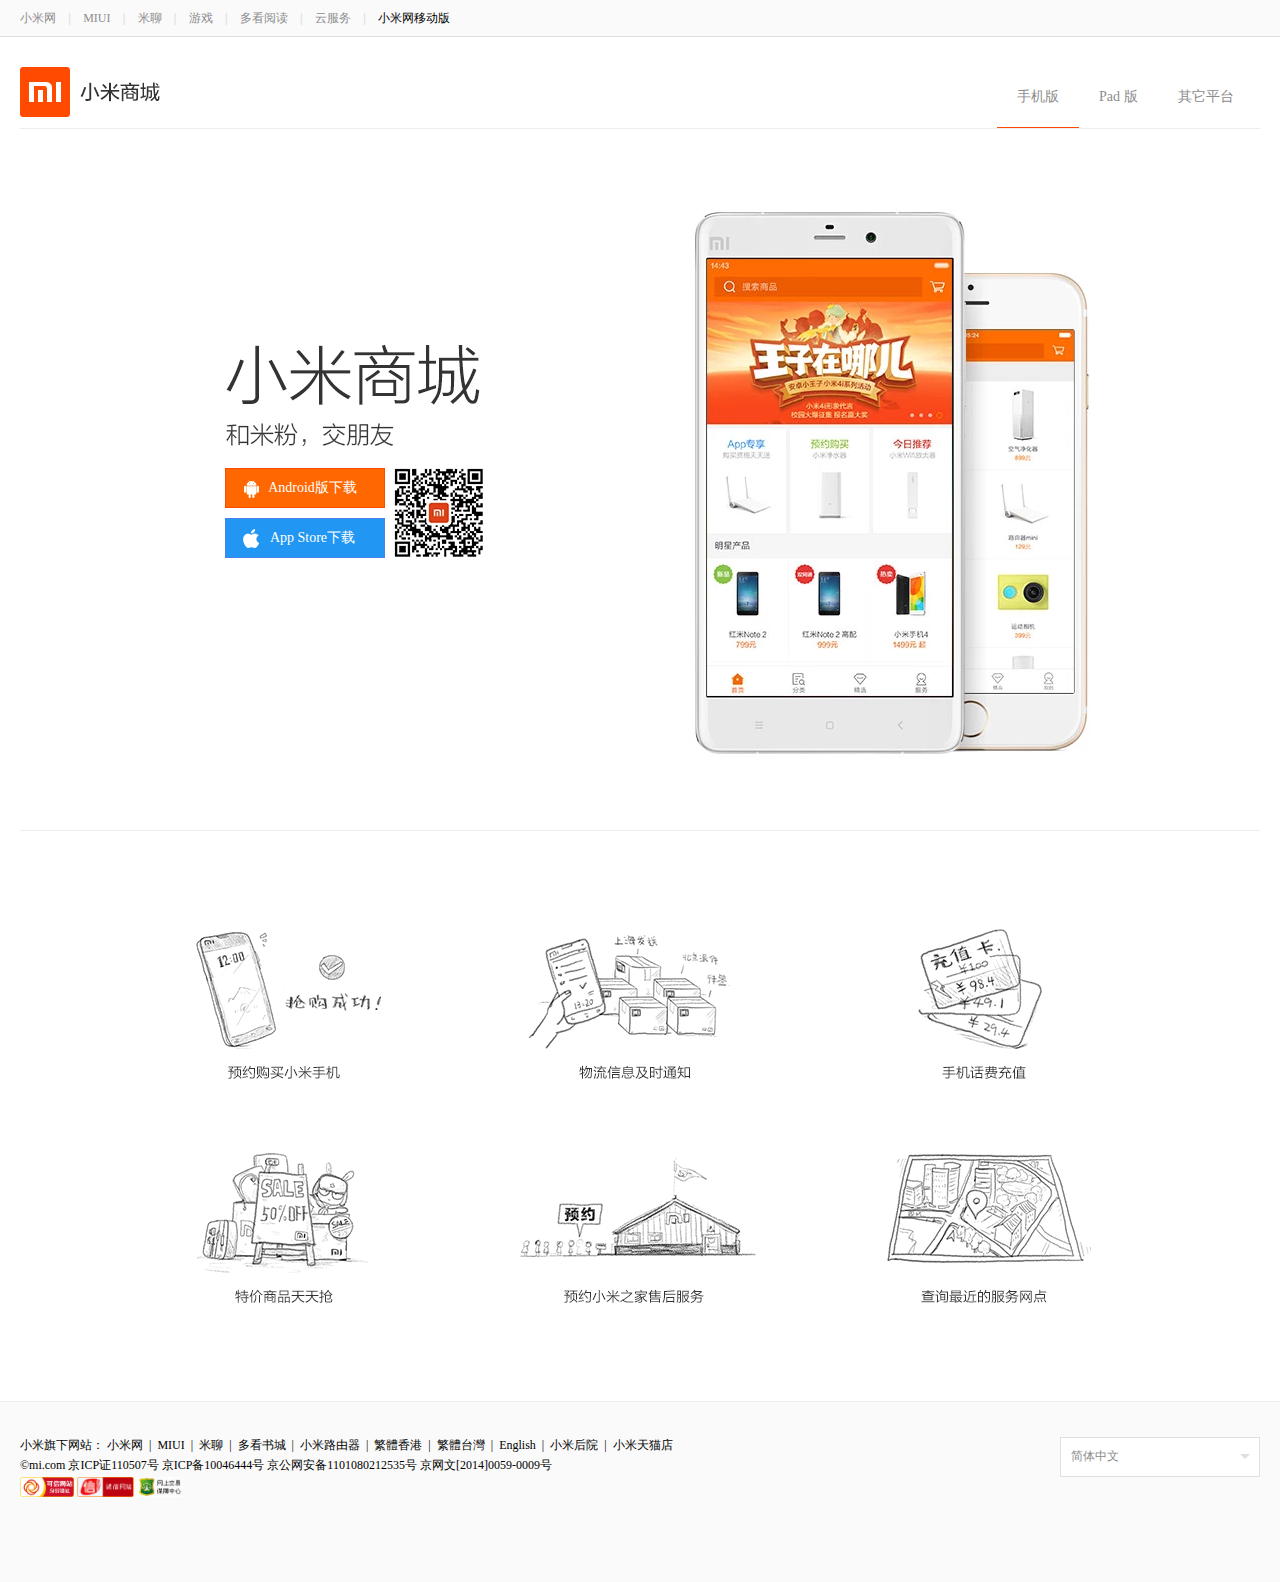
<file: mi_shop.html>
<!DOCTYPE html>
<html>
<head lang="en">
    <meta charset="UTF-8">
    <title></title>
    <link rel="stylesheet" href="css/key_base.css"/>
    <link rel="stylesheet" href="css/key_mi_shop.css"/>
    <script src="js/jquery-1.12.4.js"></script>
    <script src="js/jq.js"></script>
</head>
<body>
<div class="header">
    <ul class="shop_w">
        <li><a href="index.html">小米网</a></li>
        <span>|</span>
        <li><a href="子页/MIUI.html">MIUI</a></li>
        <span>|</span>
        <li><a href="#">米聊</a></li>
        <span>|</span>
        <li><a href="#">游戏</a></li>
        <span>|</span>
        <li><a href="#">多看阅读</a></li>
        <span>|</span>
        <li><a href="#">云服务</a></li>
        <span>|</span>
        <li>小米网移动版</li>
    </ul>
</div>
<div class="top shop_w clearfix">
    <a class="top_a" href="javascript:;">小米商城</a>
    <ul id="lunbo">
        <li class="hx"><a href="javascript:;">手机版</a></li>
        <li><a href="javascript:;">Pad 版</a></li>
        <li><a href="javascript:;">其它平台</a></li>
    </ul>
</div>
<div class="middle shop_w" id="middle">
    <div class="con_top qiehuan">
        <div class="con_left ">
            <h2>小米商城 和米粉,交朋友</h2>

            <p>
                <a href="javascript:;">Android版下载</a>
                <a href="javascript:;">App Store下载</a>
            </p>
        </div>
        <div class="con_right "></div>

    </div>
    <div class="con_top2 qiehuan">
            <h2>小米商城Android Pad版</h2>
              <span>更新：2016年05月20日    适配：小米平板、Nexus7Ⅱ</span>
            <p>
                <a href="javascript:;">立即下载</a>
                <a href="javascript:;">用pad下载</a>
            </p>
        <div class="tu"></div>
        <div class="tu2"></div>
        </div>
    <div class="con_top3 qiehuan">
        <div></div>

    </div>
    </div>

</div>
<div class="con_bottom"></div>

<div class="bottom shop_w"></div>
<div class="footer ">
    <div class="shop_w">
        <div class="footer_left">
            <p>
                小米旗下网站：
                <a href="javascript:;"> 小米网</a>
                <span>|</span>
                <a href="javascript:;"> MIUI</a>
                <span>|</span>

                <a href="javascript:;"> 米聊</a>
                <span>|</span>

                <a href="javascript:;"> 多看书城</a>
                <span>|</span>

                <a href="javascript:;"> 小米路由器</a>
                <span>|</span>

                <a href="javascript:;"> 繁體香港</a>
                <span>|</span>

                <a href="javascript:;"> 繁體台灣</a>
                <span>|</span>

                <a href="javascript:;"> English</a>
                <span>|</span>

                <a href="javascript:;"> 小米后院</a>
                <span>|</span>

                <a href="javascript:;"> 小米天猫店</a>
            </p>

            <p>
                <a href="javascript:;">©mi.com</a>
                京ICP证110507号 京ICP备10046444号 京公网安备1101080212535号
                <a href="javascript:;">京网文[2014]0059-0009号</a>
            </p>

            <div class="info">
                <a href="javascript:;"><img src="images/cnnicVerifyseal.png" alt=""/></a>
                <a href="javascript:;"><img src="images/szfwVerifyseal.gif" alt=""/></a>
                <a href="javascript:;"><img src="images/save.jpg" alt=""/></a>
            </div>
        </div>
        <footer class="footer_right">
            <div class="yy"><a href="javascript:;">简体中文</a></div>
            <div class="foot_hide">
                <ul>
                    <li><a href="javascript:;">Enhlish</a></li>
                    <li><a href="javascript:;">繁體台灣 </a></li>
                    <li><a href="javascript:;">繁體香港</a></li>
                    <li><a href="javascript:;">Singapore</a></li>
                    <li><a href="javascript:;">Malasia</a></li>
                    <li><a href="javascript:;">简体中文</a></li>
                </ul>
            </div>

            <span class="sanjiao"></span>
        </footer>
    </div>
</div>
</body>
</html>
</file>
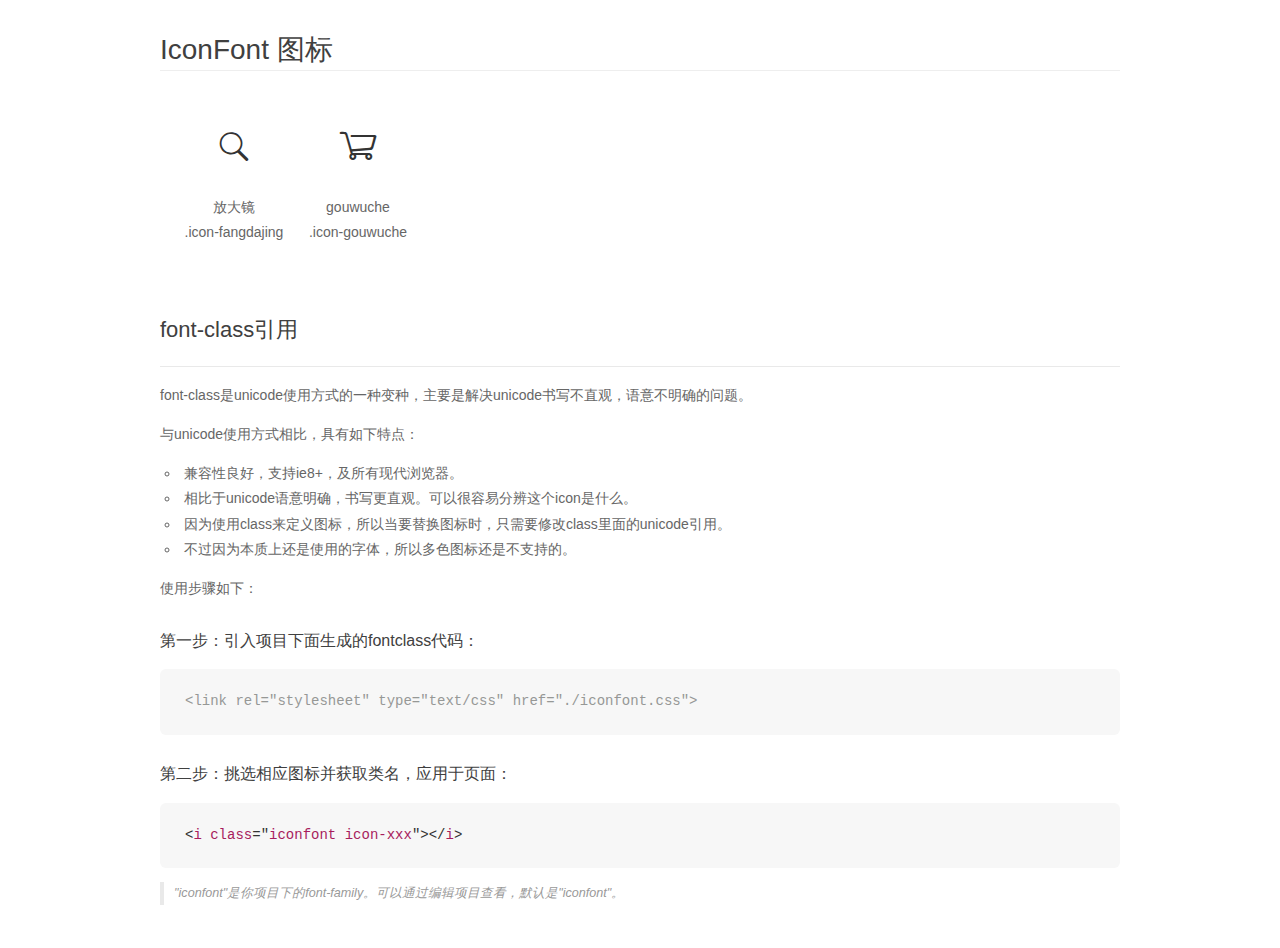
<file: font_0mfu7vhi2veljtt9/demo_fontclass.html>
<!DOCTYPE html>
<html>
<head>
    <meta charset="utf-8"/>
    <title>IconFont</title>
    <link rel="stylesheet" href="demo.css">
    <link rel="stylesheet" href="iconfont.css">
</head>
<body>
    <div class="main markdown">
        <h1>IconFont 图标</h1>
        <ul class="icon_lists clear">
            
                <li>
                <i class="icon iconfont icon-fangdajing"></i>
                    <div class="name">放大镜</div>
                    <div class="fontclass">.icon-fangdajing</div>
                </li>
            
                <li>
                <i class="icon iconfont icon-gouwuche"></i>
                    <div class="name">gouwuche</div>
                    <div class="fontclass">.icon-gouwuche</div>
                </li>
            
        </ul>

        <h2 id="font-class-">font-class引用</h2>
        <hr>

        <p>font-class是unicode使用方式的一种变种，主要是解决unicode书写不直观，语意不明确的问题。</p>
        <p>与unicode使用方式相比，具有如下特点：</p>
        <ul>
        <li>兼容性良好，支持ie8+，及所有现代浏览器。</li>
        <li>相比于unicode语意明确，书写更直观。可以很容易分辨这个icon是什么。</li>
        <li>因为使用class来定义图标，所以当要替换图标时，只需要修改class里面的unicode引用。</li>
        <li>不过因为本质上还是使用的字体，所以多色图标还是不支持的。</li>
        </ul>
        <p>使用步骤如下：</p>
        <h3 id="-fontclass-">第一步：引入项目下面生成的fontclass代码：</h3>


        <pre><code class="lang-js hljs javascript"><span class="hljs-comment">&lt;link rel="stylesheet" type="text/css" href="./iconfont.css"&gt;</span></code></pre>
        <h3 id="-">第二步：挑选相应图标并获取类名，应用于页面：</h3>
        <pre><code class="lang-css hljs">&lt;<span class="hljs-selector-tag">i</span> <span class="hljs-selector-tag">class</span>="<span class="hljs-selector-tag">iconfont</span> <span class="hljs-selector-tag">icon-xxx</span>"&gt;&lt;/<span class="hljs-selector-tag">i</span>&gt;</code></pre>
        <blockquote>
        <p>"iconfont"是你项目下的font-family。可以通过编辑项目查看，默认是"iconfont"。</p>
        </blockquote>
    </div>
</body>
</html>
</file>
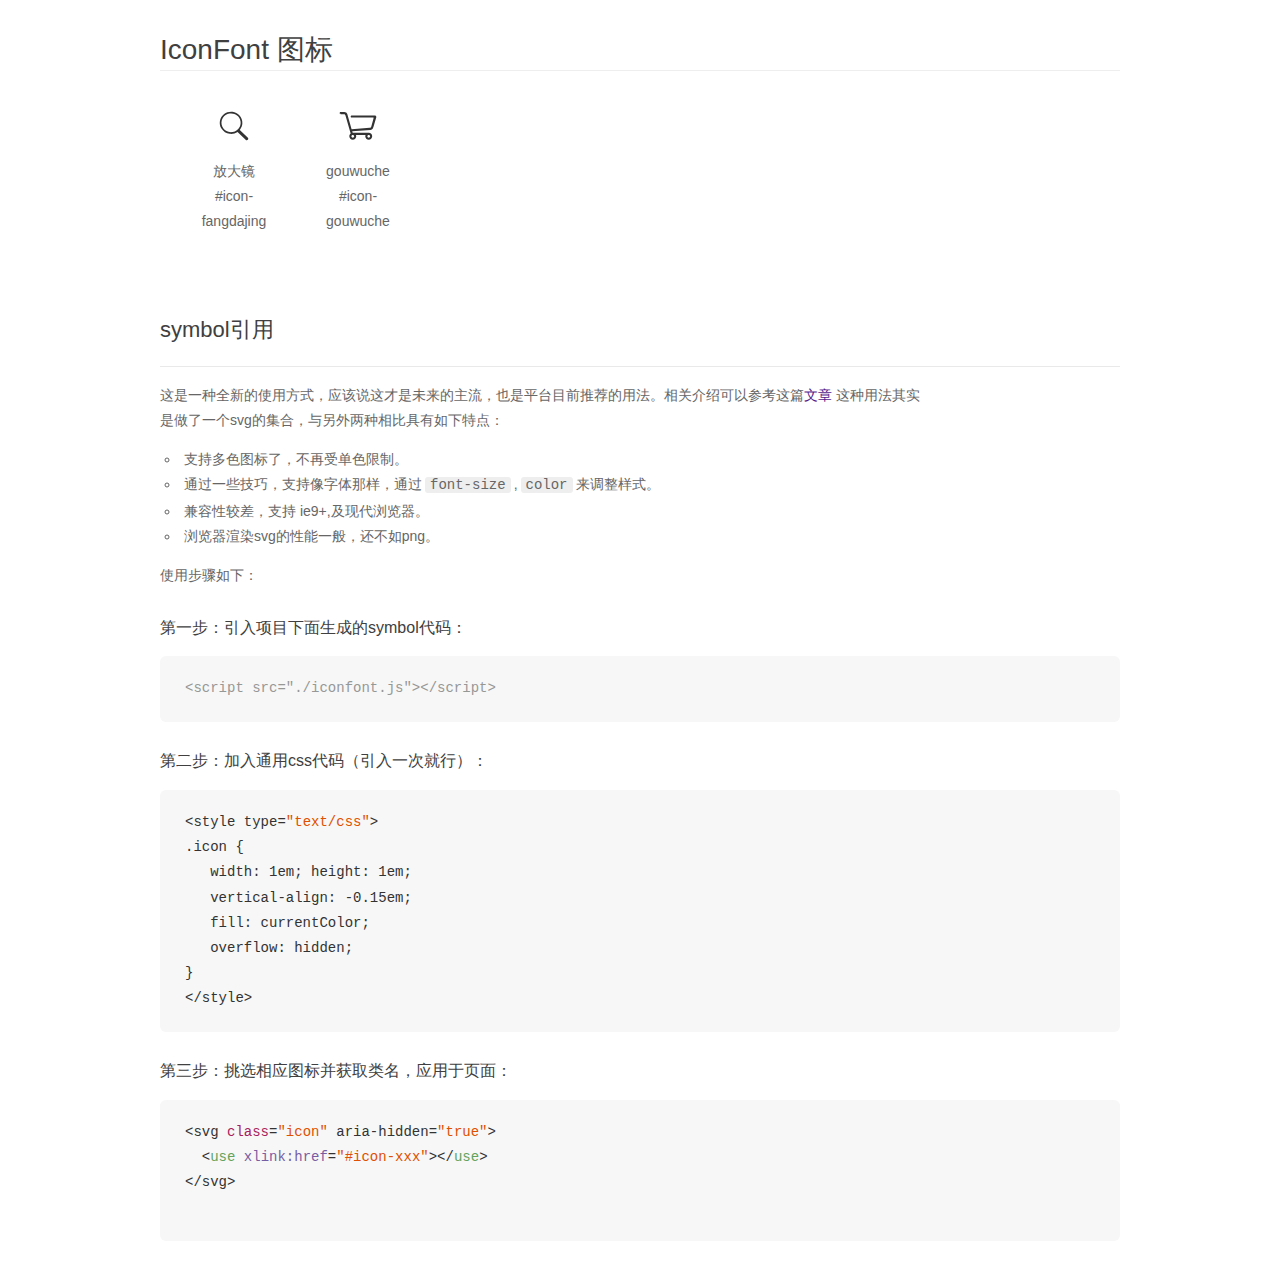
<file: font_0mfu7vhi2veljtt9/demo_symbol.html>
<!DOCTYPE html>
<html>
<head>
    <meta charset="utf-8"/>
    <title>IconFont</title>
    <link rel="stylesheet" href="demo.css">
    <script src="iconfont.js"></script>

    <style type="text/css">
        .icon {
          /* 通过设置 font-size 来改变图标大小 */
          width: 1em; height: 1em;
          /* 图标和文字相邻时，垂直对齐 */
          vertical-align: -0.15em;
          /* 通过设置 color 来改变 SVG 的颜色/fill */
          fill: currentColor;
          /* path 和 stroke 溢出 viewBox 部分在 IE 下会显示
             normalize.css 中也包含这行 */
          overflow: hidden;
        }

    </style>
</head>
<body>
    <div class="main markdown">
        <h1>IconFont 图标</h1>
        <ul class="icon_lists clear">
            
                <li>
                    <svg class="icon" aria-hidden="true">
                        <use xlink:href="#icon-fangdajing"></use>
                    </svg>
                    <div class="name">放大镜</div>
                    <div class="fontclass">#icon-fangdajing</div>
                </li>
            
                <li>
                    <svg class="icon" aria-hidden="true">
                        <use xlink:href="#icon-gouwuche"></use>
                    </svg>
                    <div class="name">gouwuche</div>
                    <div class="fontclass">#icon-gouwuche</div>
                </li>
            
        </ul>


        <h2 id="symbol-">symbol引用</h2>
        <hr>

        <p>这是一种全新的使用方式，应该说这才是未来的主流，也是平台目前推荐的用法。相关介绍可以参考这篇<a href="">文章</a>
        这种用法其实是做了一个svg的集合，与另外两种相比具有如下特点：</p>
        <ul>
          <li>支持多色图标了，不再受单色限制。</li>
          <li>通过一些技巧，支持像字体那样，通过<code>font-size</code>,<code>color</code>来调整样式。</li>
          <li>兼容性较差，支持 ie9+,及现代浏览器。</li>
          <li>浏览器渲染svg的性能一般，还不如png。</li>
        </ul>
        <p>使用步骤如下：</p>
        <h3 id="-symbol-">第一步：引入项目下面生成的symbol代码：</h3>
        <pre><code class="lang-js hljs javascript"><span class="hljs-comment">&lt;script src="./iconfont.js"&gt;&lt;/script&gt;</span></code></pre>
        <h3 id="-css-">第二步：加入通用css代码（引入一次就行）：</h3>
        <pre><code class="lang-js hljs javascript">&lt;style type=<span class="hljs-string">"text/css"</span>&gt;
.icon {
   width: <span class="hljs-number">1</span>em; height: <span class="hljs-number">1</span>em;
   vertical-align: <span class="hljs-number">-0.15</span>em;
   fill: currentColor;
   overflow: hidden;
}
&lt;<span class="hljs-regexp">/style&gt;</span></code></pre>
        <h3 id="-">第三步：挑选相应图标并获取类名，应用于页面：</h3>
        <pre><code class="lang-js hljs javascript">&lt;svg <span class="hljs-class"><span class="hljs-keyword">class</span></span>=<span class="hljs-string">"icon"</span> aria-hidden=<span class="hljs-string">"true"</span>&gt;<span class="xml"><span class="hljs-tag">
  &lt;<span class="hljs-name">use</span> <span class="hljs-attr">xlink:href</span>=<span class="hljs-string">"#icon-xxx"</span>&gt;</span><span class="hljs-tag">&lt;/<span class="hljs-name">use</span>&gt;</span>
</span>&lt;<span class="hljs-regexp">/svg&gt;
        </span></code></pre>
    </div>
</body>
</html>
</file>
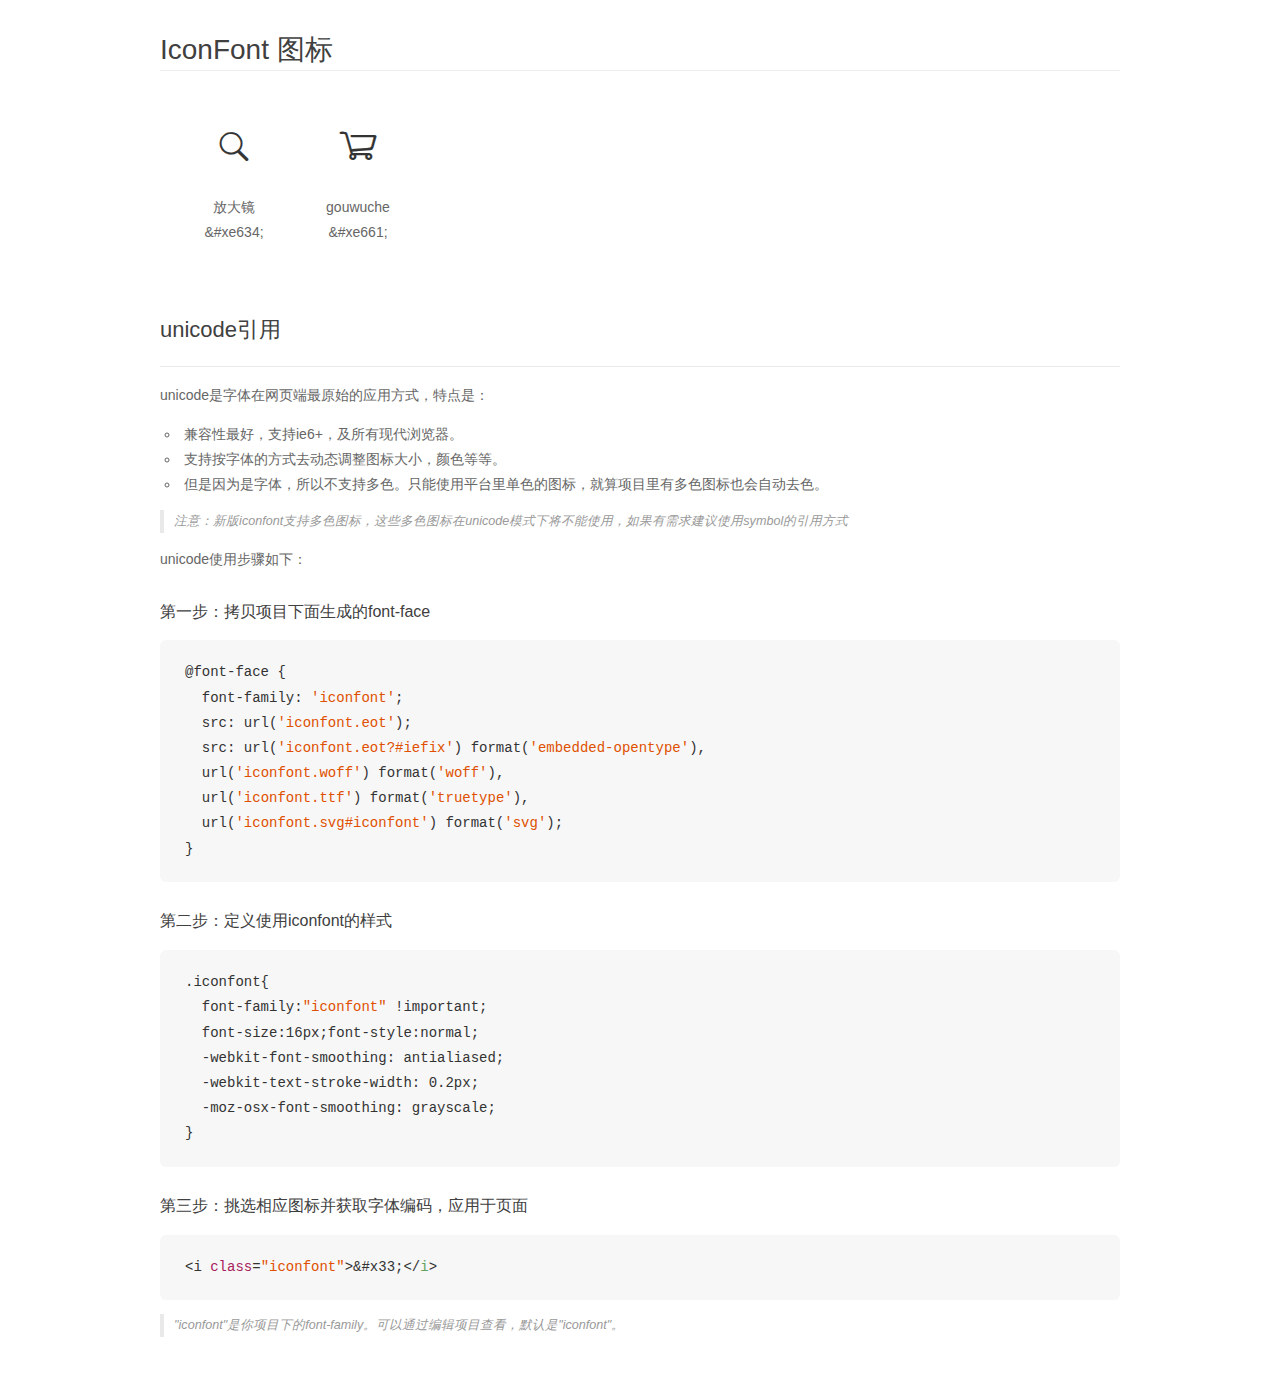
<file: font_0mfu7vhi2veljtt9/demo_unicode.html>
<!DOCTYPE html>
<html>
<head>
    <meta charset="utf-8"/>
    <title>IconFont</title>
    <link rel="stylesheet" href="demo.css">

    <style type="text/css">

        @font-face {font-family: "iconfont";
          src: url('iconfont.eot'); /* IE9*/
          src: url('iconfont.eot#iefix') format('embedded-opentype'), /* IE6-IE8 */
          url('iconfont.woff') format('woff'), /* chrome, firefox */
          url('iconfont.ttf') format('truetype'), /* chrome, firefox, opera, Safari, Android, iOS 4.2+*/
          url('iconfont.svg#iconfont') format('svg'); /* iOS 4.1- */
        }

        .iconfont {
          font-family:"iconfont" !important;
          font-size:16px;
          font-style:normal;
          -webkit-font-smoothing: antialiased;
          -webkit-text-stroke-width: 0.2px;
          -moz-osx-font-smoothing: grayscale;
        }

    </style>
</head>
<body>
    <div class="main markdown">
        <h1>IconFont 图标</h1>
        <ul class="icon_lists clear">
            
                <li>
                <i class="icon iconfont">&#xe634;</i>
                    <div class="name">放大镜</div>
                    <div class="code">&amp;#xe634;</div>
                </li>
            
                <li>
                <i class="icon iconfont">&#xe661;</i>
                    <div class="name">gouwuche</div>
                    <div class="code">&amp;#xe661;</div>
                </li>
            
        </ul>
        <h2 id="unicode-">unicode引用</h2>
        <hr>

        <p>unicode是字体在网页端最原始的应用方式，特点是：</p>
        <ul>
        <li>兼容性最好，支持ie6+，及所有现代浏览器。</li>
        <li>支持按字体的方式去动态调整图标大小，颜色等等。</li>
        <li>但是因为是字体，所以不支持多色。只能使用平台里单色的图标，就算项目里有多色图标也会自动去色。</li>
        </ul>
        <blockquote>
        <p>注意：新版iconfont支持多色图标，这些多色图标在unicode模式下将不能使用，如果有需求建议使用symbol的引用方式</p>
        </blockquote>
        <p>unicode使用步骤如下：</p>
        <h3 id="-font-face">第一步：拷贝项目下面生成的font-face</h3>
        <pre><code class="lang-js hljs javascript">@font-face {
  font-family: <span class="hljs-string">'iconfont'</span>;
  src: url(<span class="hljs-string">'iconfont.eot'</span>);
  src: url(<span class="hljs-string">'iconfont.eot?#iefix'</span>) format(<span class="hljs-string">'embedded-opentype'</span>),
  url(<span class="hljs-string">'iconfont.woff'</span>) format(<span class="hljs-string">'woff'</span>),
  url(<span class="hljs-string">'iconfont.ttf'</span>) format(<span class="hljs-string">'truetype'</span>),
  url(<span class="hljs-string">'iconfont.svg#iconfont'</span>) format(<span class="hljs-string">'svg'</span>);
}
</code></pre>
        <h3 id="-iconfont-">第二步：定义使用iconfont的样式</h3>
        <pre><code class="lang-js hljs javascript">.iconfont{
  font-family:<span class="hljs-string">"iconfont"</span> !important;
  font-size:<span class="hljs-number">16</span>px;font-style:normal;
  -webkit-font-smoothing: antialiased;
  -webkit-text-stroke-width: <span class="hljs-number">0.2</span>px;
  -moz-osx-font-smoothing: grayscale;
}
</code></pre>
        <h3 id="-">第三步：挑选相应图标并获取字体编码，应用于页面</h3>
        <pre><code class="lang-js hljs javascript">&lt;i <span class="hljs-class"><span class="hljs-keyword">class</span></span>=<span class="hljs-string">"iconfont"</span>&gt;&amp;#x33;<span class="xml"><span class="hljs-tag">&lt;/<span class="hljs-name">i</span>&gt;</span></span></code></pre>

        <blockquote>
        <p>"iconfont"是你项目下的font-family。可以通过编辑项目查看，默认是"iconfont"。</p>
        </blockquote>
    </div>


</body>
</html>
</file>
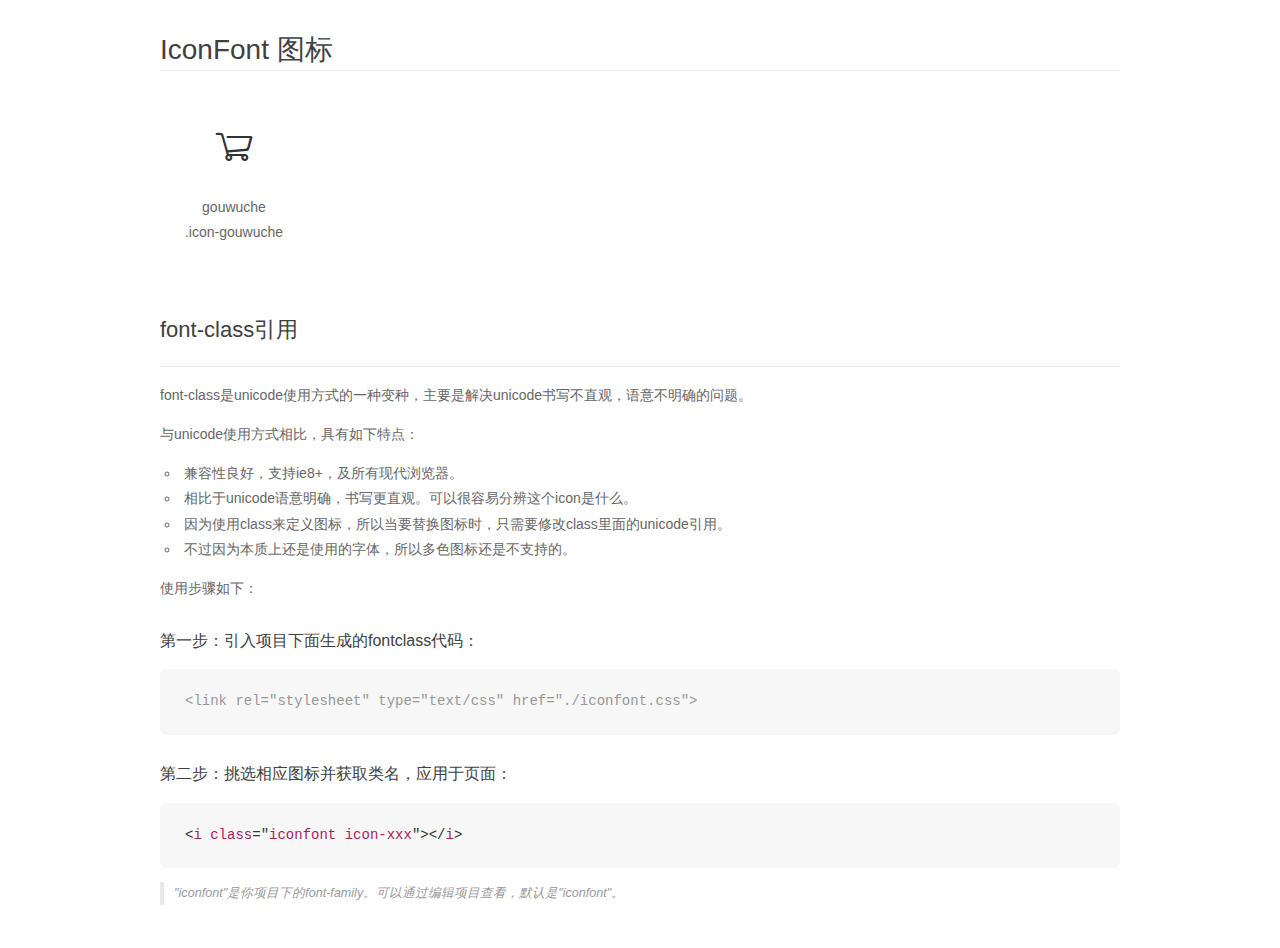
<file: font_262jwoobohlu9pb9/demo_fontclass.html>
<!DOCTYPE html>
<html>
<head>
    <meta charset="utf-8"/>
    <title>IconFont</title>
    <link rel="stylesheet" href="demo.css">
    <link rel="stylesheet" href="iconfont.css">
</head>
<body>
    <div class="main markdown">
        <h1>IconFont 图标</h1>
        <ul class="icon_lists clear">
            
                <li>
                <i class="icon iconfont icon-gouwuche"></i>
                    <div class="name">gouwuche</div>
                    <div class="fontclass">.icon-gouwuche</div>
                </li>
            
        </ul>

        <h2 id="font-class-">font-class引用</h2>
        <hr>

        <p>font-class是unicode使用方式的一种变种，主要是解决unicode书写不直观，语意不明确的问题。</p>
        <p>与unicode使用方式相比，具有如下特点：</p>
        <ul>
        <li>兼容性良好，支持ie8+，及所有现代浏览器。</li>
        <li>相比于unicode语意明确，书写更直观。可以很容易分辨这个icon是什么。</li>
        <li>因为使用class来定义图标，所以当要替换图标时，只需要修改class里面的unicode引用。</li>
        <li>不过因为本质上还是使用的字体，所以多色图标还是不支持的。</li>
        </ul>
        <p>使用步骤如下：</p>
        <h3 id="-fontclass-">第一步：引入项目下面生成的fontclass代码：</h3>


        <pre><code class="lang-js hljs javascript"><span class="hljs-comment">&lt;link rel="stylesheet" type="text/css" href="./iconfont.css"&gt;</span></code></pre>
        <h3 id="-">第二步：挑选相应图标并获取类名，应用于页面：</h3>
        <pre><code class="lang-css hljs">&lt;<span class="hljs-selector-tag">i</span> <span class="hljs-selector-tag">class</span>="<span class="hljs-selector-tag">iconfont</span> <span class="hljs-selector-tag">icon-xxx</span>"&gt;&lt;/<span class="hljs-selector-tag">i</span>&gt;</code></pre>
        <blockquote>
        <p>"iconfont"是你项目下的font-family。可以通过编辑项目查看，默认是"iconfont"。</p>
        </blockquote>
    </div>
</body>
</html>
</file>
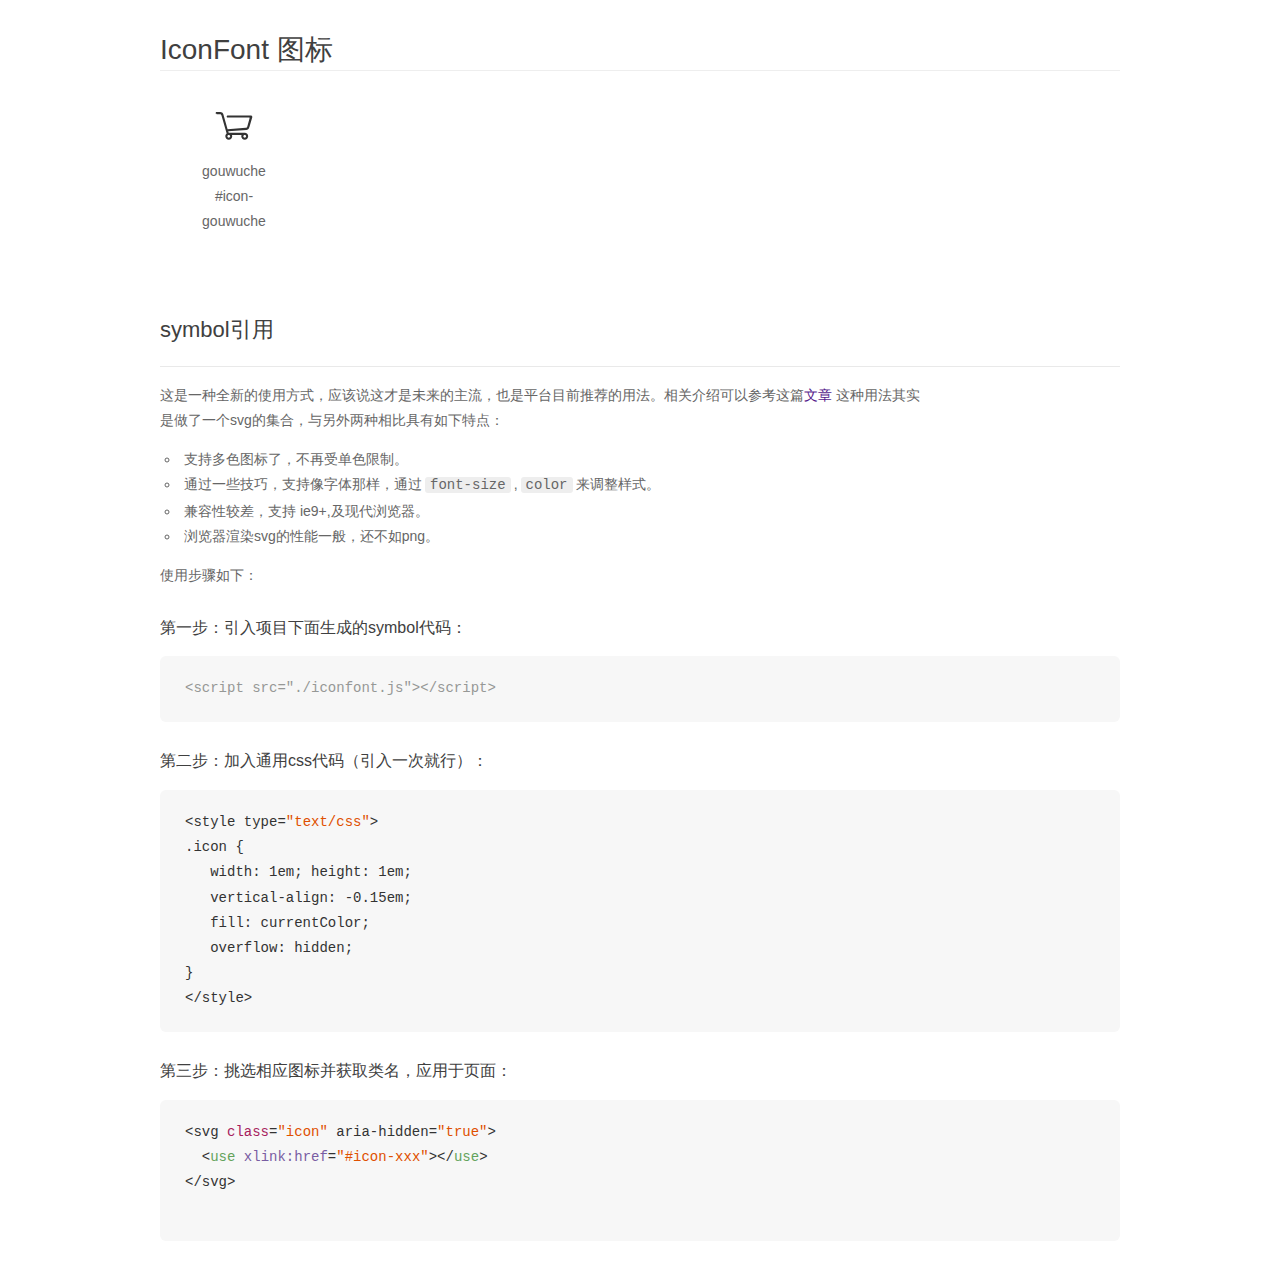
<file: font_262jwoobohlu9pb9/demo_symbol.html>
<!DOCTYPE html>
<html>
<head>
    <meta charset="utf-8"/>
    <title>IconFont</title>
    <link rel="stylesheet" href="demo.css">
    <script src="iconfont.js"></script>

    <style type="text/css">
        .icon {
          /* 通过设置 font-size 来改变图标大小 */
          width: 1em; height: 1em;
          /* 图标和文字相邻时，垂直对齐 */
          vertical-align: -0.15em;
          /* 通过设置 color 来改变 SVG 的颜色/fill */
          fill: currentColor;
          /* path 和 stroke 溢出 viewBox 部分在 IE 下会显示
             normalize.css 中也包含这行 */
          overflow: hidden;
        }

    </style>
</head>
<body>
    <div class="main markdown">
        <h1>IconFont 图标</h1>
        <ul class="icon_lists clear">
            
                <li>
                    <svg class="icon" aria-hidden="true">
                        <use xlink:href="#icon-gouwuche"></use>
                    </svg>
                    <div class="name">gouwuche</div>
                    <div class="fontclass">#icon-gouwuche</div>
                </li>
            
        </ul>


        <h2 id="symbol-">symbol引用</h2>
        <hr>

        <p>这是一种全新的使用方式，应该说这才是未来的主流，也是平台目前推荐的用法。相关介绍可以参考这篇<a href="">文章</a>
        这种用法其实是做了一个svg的集合，与另外两种相比具有如下特点：</p>
        <ul>
          <li>支持多色图标了，不再受单色限制。</li>
          <li>通过一些技巧，支持像字体那样，通过<code>font-size</code>,<code>color</code>来调整样式。</li>
          <li>兼容性较差，支持 ie9+,及现代浏览器。</li>
          <li>浏览器渲染svg的性能一般，还不如png。</li>
        </ul>
        <p>使用步骤如下：</p>
        <h3 id="-symbol-">第一步：引入项目下面生成的symbol代码：</h3>
        <pre><code class="lang-js hljs javascript"><span class="hljs-comment">&lt;script src="./iconfont.js"&gt;&lt;/script&gt;</span></code></pre>
        <h3 id="-css-">第二步：加入通用css代码（引入一次就行）：</h3>
        <pre><code class="lang-js hljs javascript">&lt;style type=<span class="hljs-string">"text/css"</span>&gt;
.icon {
   width: <span class="hljs-number">1</span>em; height: <span class="hljs-number">1</span>em;
   vertical-align: <span class="hljs-number">-0.15</span>em;
   fill: currentColor;
   overflow: hidden;
}
&lt;<span class="hljs-regexp">/style&gt;</span></code></pre>
        <h3 id="-">第三步：挑选相应图标并获取类名，应用于页面：</h3>
        <pre><code class="lang-js hljs javascript">&lt;svg <span class="hljs-class"><span class="hljs-keyword">class</span></span>=<span class="hljs-string">"icon"</span> aria-hidden=<span class="hljs-string">"true"</span>&gt;<span class="xml"><span class="hljs-tag">
  &lt;<span class="hljs-name">use</span> <span class="hljs-attr">xlink:href</span>=<span class="hljs-string">"#icon-xxx"</span>&gt;</span><span class="hljs-tag">&lt;/<span class="hljs-name">use</span>&gt;</span>
</span>&lt;<span class="hljs-regexp">/svg&gt;
        </span></code></pre>
    </div>
</body>
</html>
</file>
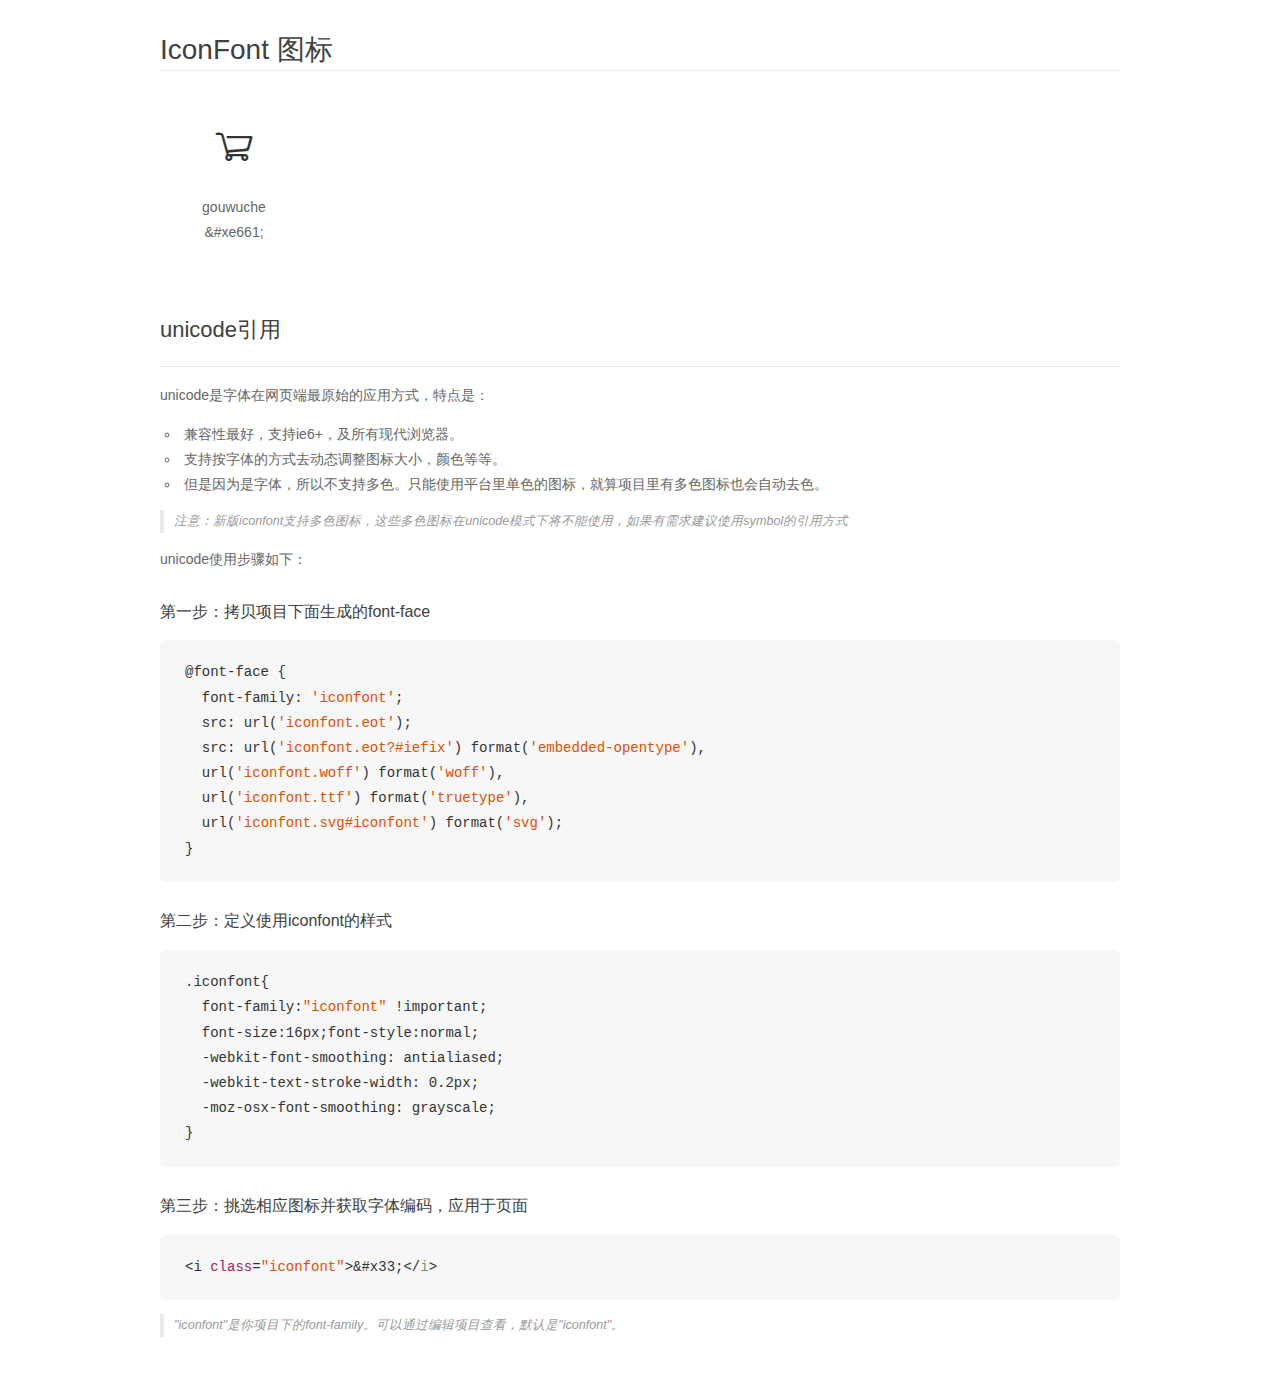
<file: font_262jwoobohlu9pb9/demo_unicode.html>
<!DOCTYPE html>
<html>
<head>
    <meta charset="utf-8"/>
    <title>IconFont</title>
    <link rel="stylesheet" href="demo.css">

    <style type="text/css">

        @font-face {font-family: "iconfont";
          src: url('iconfont.eot'); /* IE9*/
          src: url('iconfont.eot#iefix') format('embedded-opentype'), /* IE6-IE8 */
          url('iconfont.woff') format('woff'), /* chrome, firefox */
          url('iconfont.ttf') format('truetype'), /* chrome, firefox, opera, Safari, Android, iOS 4.2+*/
          url('iconfont.svg#iconfont') format('svg'); /* iOS 4.1- */
        }

        .iconfont {
          font-family:"iconfont" !important;
          font-size:16px;
          font-style:normal;
          -webkit-font-smoothing: antialiased;
          -webkit-text-stroke-width: 0.2px;
          -moz-osx-font-smoothing: grayscale;
        }

    </style>
</head>
<body>
    <div class="main markdown">
        <h1>IconFont 图标</h1>
        <ul class="icon_lists clear">
            
                <li>
                <i class="icon iconfont">&#xe661;</i>
                    <div class="name">gouwuche</div>
                    <div class="code">&amp;#xe661;</div>
                </li>
            
        </ul>
        <h2 id="unicode-">unicode引用</h2>
        <hr>

        <p>unicode是字体在网页端最原始的应用方式，特点是：</p>
        <ul>
        <li>兼容性最好，支持ie6+，及所有现代浏览器。</li>
        <li>支持按字体的方式去动态调整图标大小，颜色等等。</li>
        <li>但是因为是字体，所以不支持多色。只能使用平台里单色的图标，就算项目里有多色图标也会自动去色。</li>
        </ul>
        <blockquote>
        <p>注意：新版iconfont支持多色图标，这些多色图标在unicode模式下将不能使用，如果有需求建议使用symbol的引用方式</p>
        </blockquote>
        <p>unicode使用步骤如下：</p>
        <h3 id="-font-face">第一步：拷贝项目下面生成的font-face</h3>
        <pre><code class="lang-js hljs javascript">@font-face {
  font-family: <span class="hljs-string">'iconfont'</span>;
  src: url(<span class="hljs-string">'iconfont.eot'</span>);
  src: url(<span class="hljs-string">'iconfont.eot?#iefix'</span>) format(<span class="hljs-string">'embedded-opentype'</span>),
  url(<span class="hljs-string">'iconfont.woff'</span>) format(<span class="hljs-string">'woff'</span>),
  url(<span class="hljs-string">'iconfont.ttf'</span>) format(<span class="hljs-string">'truetype'</span>),
  url(<span class="hljs-string">'iconfont.svg#iconfont'</span>) format(<span class="hljs-string">'svg'</span>);
}
</code></pre>
        <h3 id="-iconfont-">第二步：定义使用iconfont的样式</h3>
        <pre><code class="lang-js hljs javascript">.iconfont{
  font-family:<span class="hljs-string">"iconfont"</span> !important;
  font-size:<span class="hljs-number">16</span>px;font-style:normal;
  -webkit-font-smoothing: antialiased;
  -webkit-text-stroke-width: <span class="hljs-number">0.2</span>px;
  -moz-osx-font-smoothing: grayscale;
}
</code></pre>
        <h3 id="-">第三步：挑选相应图标并获取字体编码，应用于页面</h3>
        <pre><code class="lang-js hljs javascript">&lt;i <span class="hljs-class"><span class="hljs-keyword">class</span></span>=<span class="hljs-string">"iconfont"</span>&gt;&amp;#x33;<span class="xml"><span class="hljs-tag">&lt;/<span class="hljs-name">i</span>&gt;</span></span></code></pre>

        <blockquote>
        <p>"iconfont"是你项目下的font-family。可以通过编辑项目查看，默认是"iconfont"。</p>
        </blockquote>
    </div>


</body>
</html>
</file>
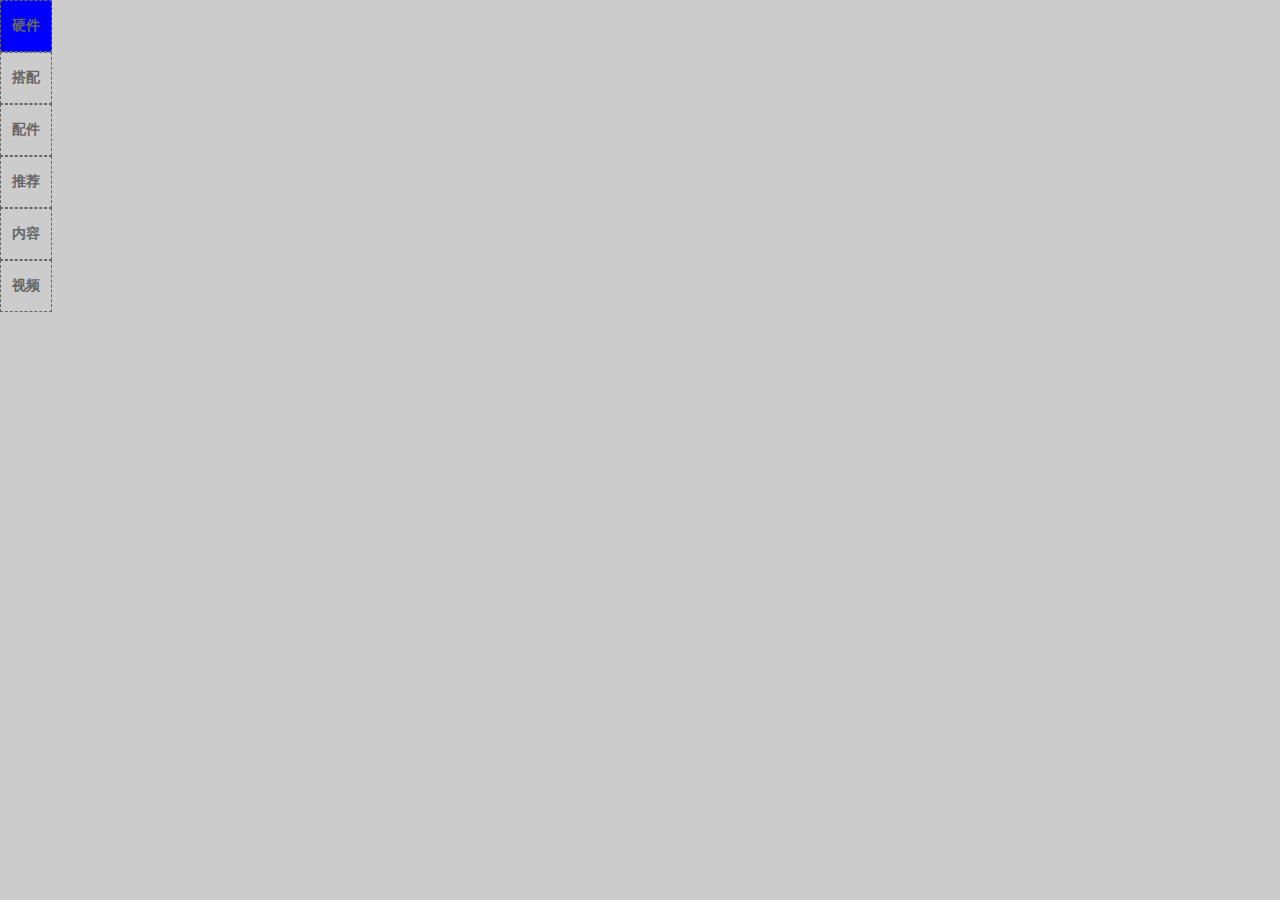
<file: 子页/louceng.html>
<!doctype html>
<html lang="en">
<head>
    <meta charset="UTF-8">
    <title>Document</title>
    <link rel="stylesheet" href="css/xiaomi.css"/>
    <link rel="stylesheet" href="css/louceng.css"/>

</head>
<body>
<div class="louceng">
    <ul>
        <li class="l1"><a href="#">硬件</a></li>
        <li class="l2"><a href="#">搭配</a></li>
        <li class="l3"><a href="#">配件</a></li>
        <li class="l4"><a href="#">推荐</a></li>
        <li class="l5"><a href="#">内容</a></li>
        <li class="l6"><a href="#">视频</a></li>
    </ul>
</div>
</body>
</html>
</file>
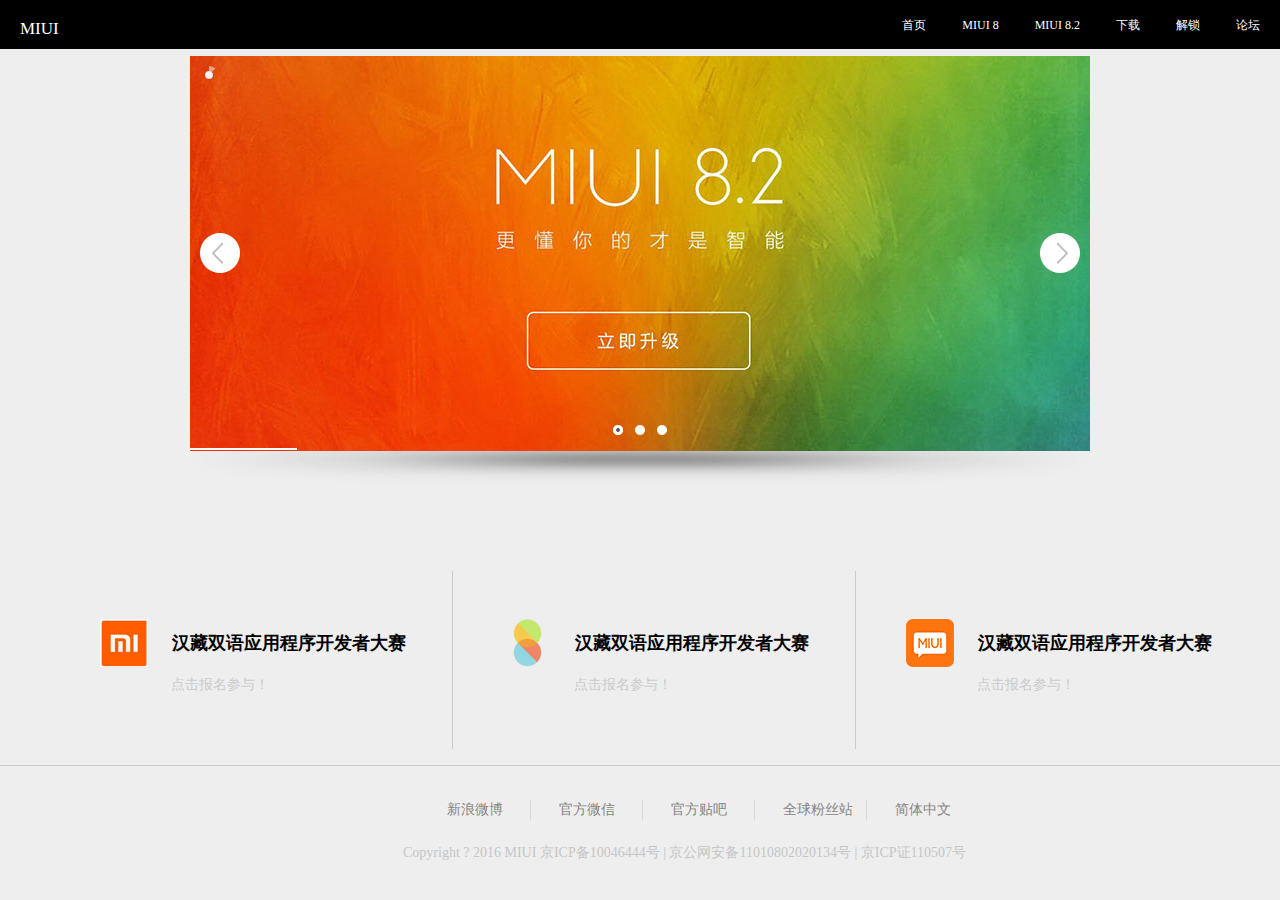
<file: 子页/MIUI.html>
<html xmlns="http://www.w3.org/1999/xhtml">
<head>
<meta http-equiv="Content-Type" content="text/html; charset=gb2312">
<title></title>
<meta name="viewport" content="width=device-width, initial-scale=1, maximum-scale=1" />
<link rel="stylesheet" href="images/css/style.css" />
  <link rel="stylesheet" href="css/MIUI.css"/>
<script type='text/javascript' src='images/js/modernizr.min.js?ver=2.6.1'></script>
<script type='text/javascript'>
/* <![CDATA[ */
var CSSettings = {"pluginPath":"images"};
/* ]]> */
</script>
<script type='text/javascript' src='images/js/cute.slider.js?ver=2.0.0'></script>
<script type='text/javascript' src='images/js/cute.transitions.all.js?ver=2.0.0'></script>
  <script src="jq/jquery-1.12.4.min.js"></script>
  <script>
    $(function(){
      
      $("#jian").mouseenter(function(){

        $(".ziti").show(200);
        $(".ziti li").click(function(){
          $("#jian").html($(this).html());
          $(".ziti").hide();
        })
      })
      $(".ziti").mouseleave(function(){
        $(".ziti").hide(200);
      })

      $(".weixin a").mouseenter(function(){
        $(".weixin img").fadeIn(200);
      })
      $(".weixin").mouseleave(function(){
        $(".weixin img").fadeOut(200)
      })

    })
  </script>
</head>
<body>
<div class="top" id="iframe">
  <div class="text">
    <a href="javascript:;">MIUI</a>
    <p>
      <a href="javascript:;">��ҳ</a>
      <a href="javascript:;">MIUI 8</a>
      <a href="javascript:;">MIUI 8.2</a>
      <a href="javascript:;">����</a>
      <a href="javascript:;">����</a>
      <a href="javascript:;">��̳</a>
    </p>
  </div>


</div>

<div class="c-860 c-demoslider">
  <div id="cuteslider_3_wrapper" class="cs-circleslight">
    <div id="cuteslider_3" class="cute-slider" data-width="960" data-height="420" data-overpause="true">
      <ul data-type="slides">
        <li data-delay="5" data-src="5" data-trans3d="tr6,tr17,tr22,tr23,tr29,tr27,tr32,tr34,tr35,tr53,tr54,tr62,tr63,tr4,tr13,tr45" data-trans2d="tr3,tr8,tr12,tr19,tr22,tr25,tr27,tr29,tr31,tr34,tr35,tr38,tr39,tr41"><img  src="imgs/�½��ļ���/activity_37.jpg" data-thumb="imgs/�½��ļ���/1.jpg"><a data-type="link" href="#" ></a> </li>
        <li data-delay="5" data-src="5" data-trans3d="tr6,tr17,tr22,tr23,tr26,tr27,tr29,tr32,tr34,tr35,tr53,tr54,tr62,tr63,tr4,tr13" data-trans2d="tr3,tr8,tr12,tr19,tr22,tr25,tr27,tr29,tr31,tr34,tr35,tr38,tr39,tr41"><img  src="images/bg/blank.png" data-src="imgs/�½��ļ���/activity_39.png" data-thumb="imgs/�½��ļ���/2.png"><a data-type="link" href="#" ></a> </li>
        <li data-delay="5" data-src="5" data-trans3d="tr6,tr17,tr22,tr23,tr26,tr27,tr29,tr32,tr34,tr35,tr53,tr54,tr62,tr63,tr4,tr13" data-trans2d="tr3,tr8,tr12,tr19,tr22,tr25,tr27,tr29,tr31,tr34,tr35,tr38,tr41"><img  src="images/bg/blank.png" data-src="imgs/�½��ļ���/activity_40.png" data-thumb="imgs/�½��ļ���/3.png"><a data-type="link" href="#" ></a> </li>
      </ul>
      <ul data-type="controls">
        <li data-type="captions"></li>
        <li data-type="link"></li>
        <li data-type="video"></li>
        <li data-type="slideinfo"></li>
        <li data-type="circletimer"></li>
        <li data-type="previous"></li>
        <li data-type="next"> </li>
        <li data-type="bartimer"></li>
        <li data-type="slidecontrol" data-thumb="true" data-thumbalign="up"></li>
      </ul>
    </div>
    <div class="cute-shadow"><img src="images/bg/shadow.png" alt="shadow"></div>
  </div>
  <p>
  <script type="text/javascript">
	  var cuteslider3 = new Cute.Slider();
		cuteslider3.setup("cuteslider_3", "cuteslider_3_wrapper", "images/css/slider-style.css");
		cuteslider3.api.addEventListener(Cute.SliderEvent.CHANGE_START,
		function(event) {});
		cuteslider3.api.addEventListener(Cute.SliderEvent.CHANGE_END,
		function(event) {});
		cuteslider3.api.addEventListener(Cute.SliderEvent.WATING,
		function(event) {});
		cuteslider3.api.addEventListener(Cute.SliderEvent.CHANGE_NEXT_SLIDE,
		function(event) {});
		cuteslider3.api.addEventListener(Cute.SliderEvent.WATING_FOR_NEXT,
		function(event) {});
  </script> 
</div>

<div class="bottom">

  <div class="shang">
    <ul class="u1">
      <li class="li1">
        <div>
          <img class="i1" src="imgs/�½��ļ���/170252uf7f53vj5g4jj5fw.png" alt=""/>
          <div class="zi">
            <h3>����˫��Ӧ�ó��򿪷��ߴ���</h3>
            <p>����������룡</p>
          </div>
        </div>
      </li>
      <li class="li2">
        <div class="zi">
          <img src="imgs/�½��ļ���/170252vuk02gvu2ukg1eu0.png" alt=""/>
          <div>
            <h3>����˫��Ӧ�ó��򿪷��ߴ���</h3>
            <p>����������룡</p>
          </div>
        </div>
      </li>
      <li class="li3">
        <div>
          <img src="imgs/�½��ļ���/170252wcq81f2mmcf3c7ce.png" alt=""/>
          <div class="zi">
            <h3>����˫��Ӧ�ó��򿪷��ߴ���</h3>
            <p>����������룡</p>
          </div>
        </div>
      </li>
    </ul>


  </div>
  <div class="footer">
      <ul class="footer_links">
      <li>
        <a target="_blank" href="javascript:;">����΢��</a>
      </li>
      <li class="weixin">
        <a href="javascript:void(0);">�ٷ�΢��
         </a>
        <img src="imgs/�½��ļ���/index_89.png" alt=""/>
      </li>
      <li>
        <a target="_blank" href="javascript:;">�ٷ�����</a>
      </li>
      <li>
        <a target="_blank" href="javascript:;">ȫ���˿վ</a>
      </li>
      <li class="language_list">
        <a  id="jian" target="_blank" href="javascript:;">��������</a>
        <span class="ziti">
          <ul>
            <li>English</li>
            <li>����̨��</li>
            <li>�������</li>
             <li>��������</li>
          </ul>

        </span>

      </li>
    </ul>
    <p class="copyright">
      Copyright ? 2016 MIUI ��ICP��10046444�� | ����������11010802020134�� | ��ICP֤110507��
    </p>

  </div>

</div>


</body>
</html>
</file>
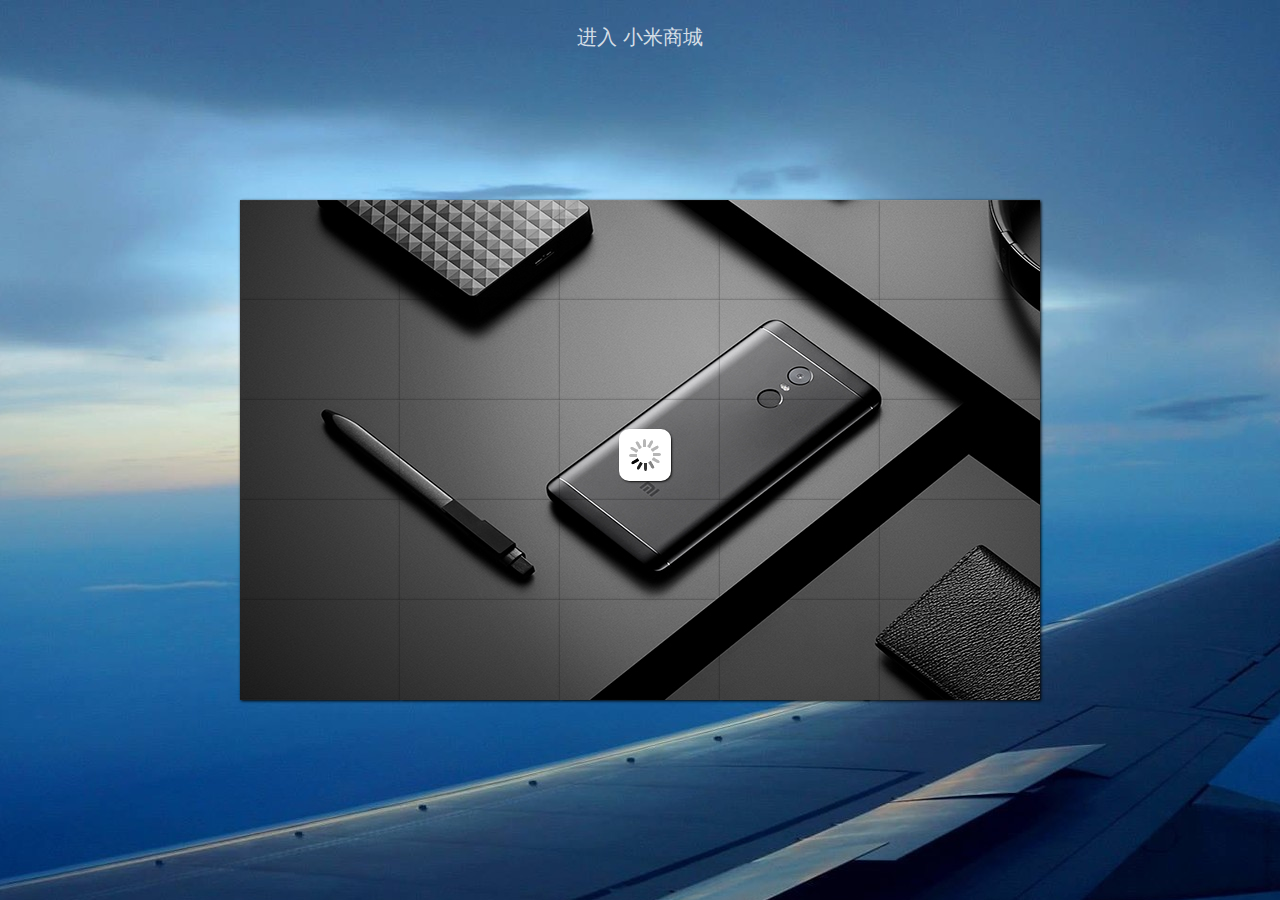
<file: 首页/firstindex.html>
<!DOCTYPE html>
<html>
<head lang="en">
	<meta charset="UTF-8">
	<title>小米商城 - 红米Note 4X、小米5c、小米MIX、小米笔记本官方网站</title>
<link rel="shortcut icon" href="img/favicon-1.ico"/>
<link href="css/style.css" rel="stylesheet" type="text/css">
<script src="js/jq.js" type="text/javascript"></script>
<script src="js/script.js" type="text/javascript"></script>

</head>

<body>

<div align="center" style="clear:both;font-size:18px;" ><a href="#" style="color:transparent"> 小米官方网站  </a></div>

<p  align="center" style="font-size:20px;">

	<a href="../index.html" style="text-decoration: none;color:rgba(255,255,255,0.8);">进入 小米商城 </a>
</p>

<div class="g"></div>
	<div class="banner">
	
	</div>
    <div class="jay"></div>
	<div class="left"></div>
	<div class="right"></div>
	<div class="load">
		<span><img src="img/loading.gif"></span>
	</div>
	<div class="container">
		<ul class="content">
			<li>
				<span>
					<a></a>
					<strong></strong>
					<img src="">
				</span>
			</li>
			<li>
				<span>
					<a></a>
					<strong></strong>
					<img src="">
				</span>
			</li>
			<li>
				<span>
					<a></a>
					<strong></strong>
					<img src="">
				</span>
			</li>
			<li>
				<span>
					<a></a>
					<strong></strong>
					<img src="">
				</span>
			</li>
			<li>
				<span>
					<a></a>
					<strong></strong>
					<img src="">
				</span>
			</li>
			<li>
				<span>
					<a></a>
					<strong></strong>
					<img src="">
				</span>
			</li>
			<li>
				<span>
					<a></a>
					<strong></strong>
					<img src="">
				</span>
			</li>
			<li>
				<span>
					<a></a>
					<strong></strong>
					<img src="">
				</span>
			</li>
			<li>
				<span>
					<a></a>
					<strong></strong>
					<img src="">
				</span>
			</li>
			<li>
				<span>
					<a></a>
					<strong></strong>
					<img src="">
				</span>
			</li>
			<li>
				<span>
					<a></a>
					<strong></strong>
					<img src="">
				</span>
			</li>
			<li>
				<span>
					<a></a>
					<strong></strong>
					<img src="">
				</span>
			</li>
			<li>
				<span>
					<a></a>
					<strong></strong>
					<img src="">
				</span>
			</li>
			<li>
				<span>
					<a></a>
					<strong></strong>
					<img src="">
				</span>
			</li>
			<li>
				<span>
					<a></a>
					<strong></strong>
					<img src="">
				</span>
			</li>
			<li>
				<span>
					<a></a>
					<strong></strong>
					<img src="">
				</span>
			</li>
			<li>
				<span>
					<a></a>
					<strong></strong>
					<img src="">
				</span>
			</li>
			<li>
				<span>
					<a></a>
					<strong></strong>
					<img src="">
				</span>
			</li>
			<li>
				<span>
					<a></a>
					<strong></strong>
					<img src="">
				</span>
			</li>
			<li>
				<span>
					<a></a>
					<strong></strong>
					<img src="">
				</span>
			</li>
			<li>
				<span>
					<a></a>
					<strong></strong>
					<img src="">
				</span>
			</li>
			<li>
				<span>
					<a></a>
					<strong></strong>
					<img src="">
				</span>
			</li>
			<li>
				<span>
					<a></a>
					<strong></strong>
					<img src="">
				</span>
			</li>
			<li>
				<span>
					<a></a>
					<strong></strong>
					<img src="">
				</span>
			</li>
			<li>
				<span>
					<a></a>
					<strong></strong>
					<img src="">
				</span>
			</li>
		</ul>
	</div>

</body>
</html>
</file>
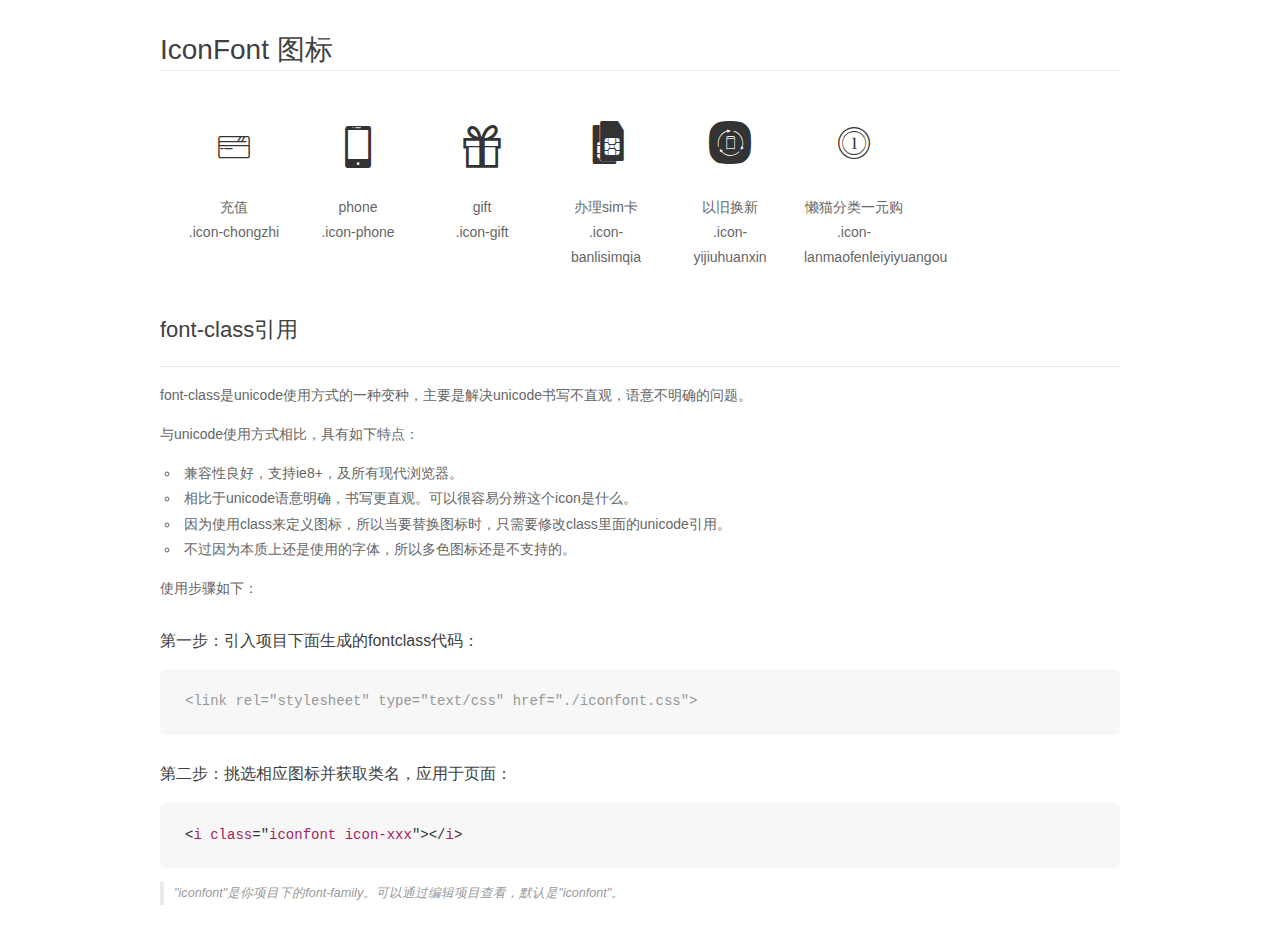
<file: css/iconfont/demo_fontclass.html>
<!DOCTYPE html>
<html>
<head>
    <meta charset="utf-8"/>
    <title>IconFont</title>
    <link rel="stylesheet" href="demo.css">
    <link rel="stylesheet" href="iconfont.css">
</head>
<body>
    <div class="main markdown">
        <h1>IconFont 图标</h1>
        <ul class="icon_lists clear">
            
                <li>
                <i class="icon iconfont icon-chongzhi"></i>
                    <div class="name">充值</div>
                    <div class="fontclass">.icon-chongzhi</div>
                </li>
            
                <li>
                <i class="icon iconfont icon-phone"></i>
                    <div class="name">phone</div>
                    <div class="fontclass">.icon-phone</div>
                </li>
            
                <li>
                <i class="icon iconfont icon-gift"></i>
                    <div class="name">gift</div>
                    <div class="fontclass">.icon-gift</div>
                </li>
            
                <li>
                <i class="icon iconfont icon-banlisimqia"></i>
                    <div class="name">办理sim卡</div>
                    <div class="fontclass">.icon-banlisimqia</div>
                </li>
            
                <li>
                <i class="icon iconfont icon-yijiuhuanxin"></i>
                    <div class="name">以旧换新</div>
                    <div class="fontclass">.icon-yijiuhuanxin</div>
                </li>
            
                <li>
                <i class="icon iconfont icon-lanmaofenleiyiyuangou"></i>
                    <div class="name">懒猫分类一元购</div>
                    <div class="fontclass">.icon-lanmaofenleiyiyuangou</div>
                </li>
            
        </ul>

        <h2 id="font-class-">font-class引用</h2>
        <hr>

        <p>font-class是unicode使用方式的一种变种，主要是解决unicode书写不直观，语意不明确的问题。</p>
        <p>与unicode使用方式相比，具有如下特点：</p>
        <ul>
        <li>兼容性良好，支持ie8+，及所有现代浏览器。</li>
        <li>相比于unicode语意明确，书写更直观。可以很容易分辨这个icon是什么。</li>
        <li>因为使用class来定义图标，所以当要替换图标时，只需要修改class里面的unicode引用。</li>
        <li>不过因为本质上还是使用的字体，所以多色图标还是不支持的。</li>
        </ul>
        <p>使用步骤如下：</p>
        <h3 id="-fontclass-">第一步：引入项目下面生成的fontclass代码：</h3>


        <pre><code class="lang-js hljs javascript"><span class="hljs-comment">&lt;link rel="stylesheet" type="text/css" href="./iconfont.css"&gt;</span></code></pre>
        <h3 id="-">第二步：挑选相应图标并获取类名，应用于页面：</h3>
        <pre><code class="lang-css hljs">&lt;<span class="hljs-selector-tag">i</span> <span class="hljs-selector-tag">class</span>="<span class="hljs-selector-tag">iconfont</span> <span class="hljs-selector-tag">icon-xxx</span>"&gt;&lt;/<span class="hljs-selector-tag">i</span>&gt;</code></pre>
        <blockquote>
        <p>"iconfont"是你项目下的font-family。可以通过编辑项目查看，默认是"iconfont"。</p>
        </blockquote>
    </div>
</body>
</html>
</file>
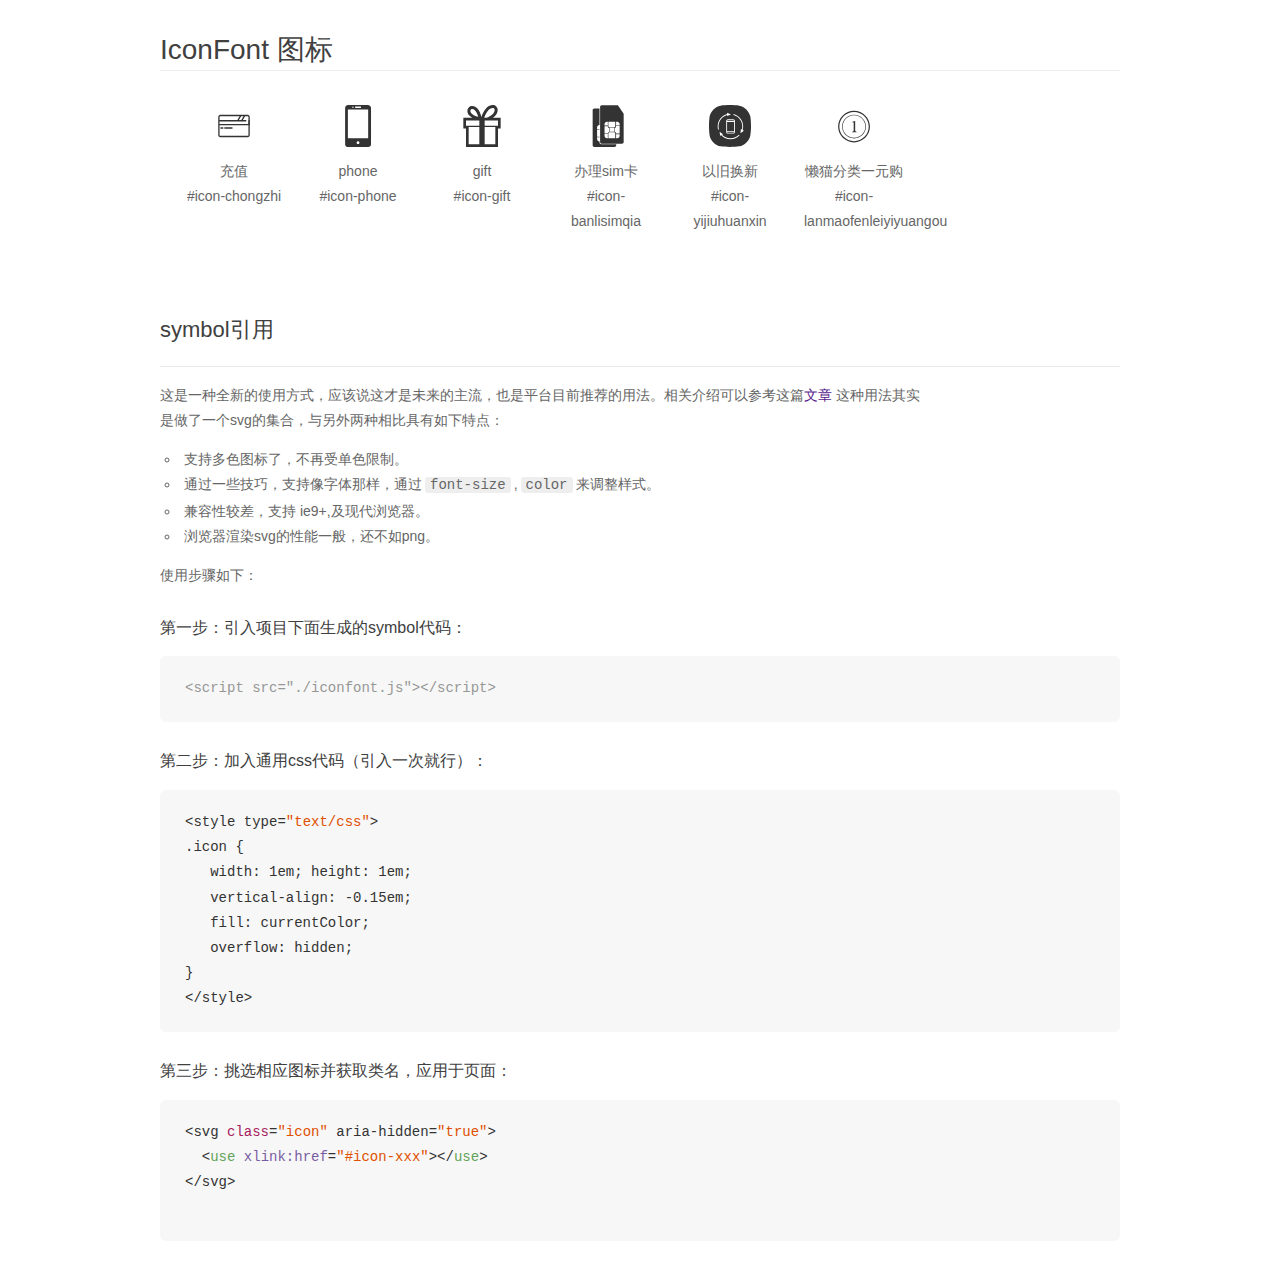
<file: css/iconfont/demo_symbol.html>
<!DOCTYPE html>
<html>
<head>
    <meta charset="utf-8"/>
    <title>IconFont</title>
    <link rel="stylesheet" href="demo.css">
    <script src="iconfont.js"></script>

    <style type="text/css">
        .icon {
          /* 通过设置 font-size 来改变图标大小 */
          width: 1em; height: 1em;
          /* 图标和文字相邻时，垂直对齐 */
          vertical-align: -0.15em;
          /* 通过设置 color 来改变 SVG 的颜色/fill */
          fill: currentColor;
          /* path 和 stroke 溢出 viewBox 部分在 IE 下会显示
             normalize.css 中也包含这行 */
          overflow: hidden;
        }

    </style>
</head>
<body>
    <div class="main markdown">
        <h1>IconFont 图标</h1>
        <ul class="icon_lists clear">
            
                <li>
                    <svg class="icon" aria-hidden="true">
                        <use xlink:href="#icon-chongzhi"></use>
                    </svg>
                    <div class="name">充值</div>
                    <div class="fontclass">#icon-chongzhi</div>
                </li>
            
                <li>
                    <svg class="icon" aria-hidden="true">
                        <use xlink:href="#icon-phone"></use>
                    </svg>
                    <div class="name">phone</div>
                    <div class="fontclass">#icon-phone</div>
                </li>
            
                <li>
                    <svg class="icon" aria-hidden="true">
                        <use xlink:href="#icon-gift"></use>
                    </svg>
                    <div class="name">gift</div>
                    <div class="fontclass">#icon-gift</div>
                </li>
            
                <li>
                    <svg class="icon" aria-hidden="true">
                        <use xlink:href="#icon-banlisimqia"></use>
                    </svg>
                    <div class="name">办理sim卡</div>
                    <div class="fontclass">#icon-banlisimqia</div>
                </li>
            
                <li>
                    <svg class="icon" aria-hidden="true">
                        <use xlink:href="#icon-yijiuhuanxin"></use>
                    </svg>
                    <div class="name">以旧换新</div>
                    <div class="fontclass">#icon-yijiuhuanxin</div>
                </li>
            
                <li>
                    <svg class="icon" aria-hidden="true">
                        <use xlink:href="#icon-lanmaofenleiyiyuangou"></use>
                    </svg>
                    <div class="name">懒猫分类一元购</div>
                    <div class="fontclass">#icon-lanmaofenleiyiyuangou</div>
                </li>
            
        </ul>


        <h2 id="symbol-">symbol引用</h2>
        <hr>

        <p>这是一种全新的使用方式，应该说这才是未来的主流，也是平台目前推荐的用法。相关介绍可以参考这篇<a href="">文章</a>
        这种用法其实是做了一个svg的集合，与另外两种相比具有如下特点：</p>
        <ul>
          <li>支持多色图标了，不再受单色限制。</li>
          <li>通过一些技巧，支持像字体那样，通过<code>font-size</code>,<code>color</code>来调整样式。</li>
          <li>兼容性较差，支持 ie9+,及现代浏览器。</li>
          <li>浏览器渲染svg的性能一般，还不如png。</li>
        </ul>
        <p>使用步骤如下：</p>
        <h3 id="-symbol-">第一步：引入项目下面生成的symbol代码：</h3>
        <pre><code class="lang-js hljs javascript"><span class="hljs-comment">&lt;script src="./iconfont.js"&gt;&lt;/script&gt;</span></code></pre>
        <h3 id="-css-">第二步：加入通用css代码（引入一次就行）：</h3>
        <pre><code class="lang-js hljs javascript">&lt;style type=<span class="hljs-string">"text/css"</span>&gt;
.icon {
   width: <span class="hljs-number">1</span>em; height: <span class="hljs-number">1</span>em;
   vertical-align: <span class="hljs-number">-0.15</span>em;
   fill: currentColor;
   overflow: hidden;
}
&lt;<span class="hljs-regexp">/style&gt;</span></code></pre>
        <h3 id="-">第三步：挑选相应图标并获取类名，应用于页面：</h3>
        <pre><code class="lang-js hljs javascript">&lt;svg <span class="hljs-class"><span class="hljs-keyword">class</span></span>=<span class="hljs-string">"icon"</span> aria-hidden=<span class="hljs-string">"true"</span>&gt;<span class="xml"><span class="hljs-tag">
  &lt;<span class="hljs-name">use</span> <span class="hljs-attr">xlink:href</span>=<span class="hljs-string">"#icon-xxx"</span>&gt;</span><span class="hljs-tag">&lt;/<span class="hljs-name">use</span>&gt;</span>
</span>&lt;<span class="hljs-regexp">/svg&gt;
        </span></code></pre>
    </div>
</body>
</html>
</file>
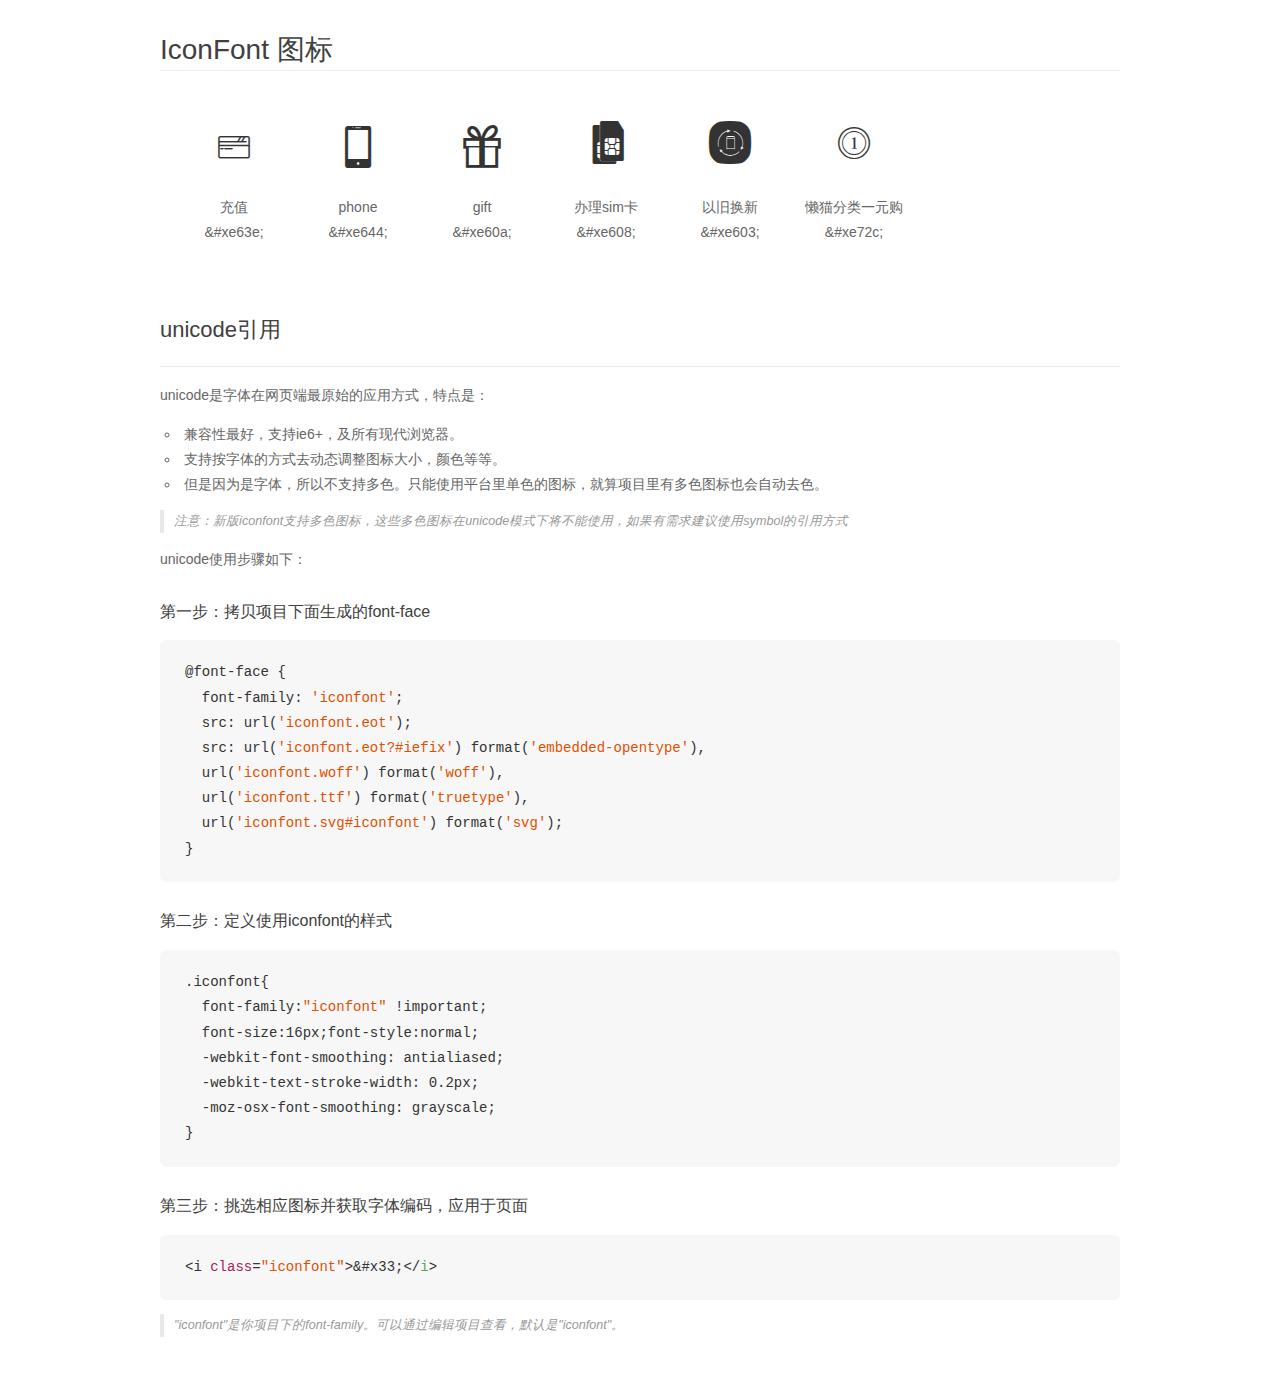
<file: css/iconfont/demo_unicode.html>
<!DOCTYPE html>
<html>
<head>
    <meta charset="utf-8"/>
    <title>IconFont</title>
    <link rel="stylesheet" href="demo.css">

    <style type="text/css">

        @font-face {font-family: "iconfont";
          src: url('iconfont.eot'); /* IE9*/
          src: url('iconfont.eot#iefix') format('embedded-opentype'), /* IE6-IE8 */
          url('iconfont.woff') format('woff'), /* chrome, firefox */
          url('iconfont.ttf') format('truetype'), /* chrome, firefox, opera, Safari, Android, iOS 4.2+*/
          url('iconfont.svg#iconfont') format('svg'); /* iOS 4.1- */
        }

        .iconfont {
          font-family:"iconfont" !important;
          font-size:16px;
          font-style:normal;
          -webkit-font-smoothing: antialiased;
          -webkit-text-stroke-width: 0.2px;
          -moz-osx-font-smoothing: grayscale;
        }

    </style>
</head>
<body>
    <div class="main markdown">
        <h1>IconFont 图标</h1>
        <ul class="icon_lists clear">
            
                <li>
                <i class="icon iconfont">&#xe63e;</i>
                    <div class="name">充值</div>
                    <div class="code">&amp;#xe63e;</div>
                </li>
            
                <li>
                <i class="icon iconfont">&#xe644;</i>
                    <div class="name">phone</div>
                    <div class="code">&amp;#xe644;</div>
                </li>
            
                <li>
                <i class="icon iconfont">&#xe60a;</i>
                    <div class="name">gift</div>
                    <div class="code">&amp;#xe60a;</div>
                </li>
            
                <li>
                <i class="icon iconfont">&#xe608;</i>
                    <div class="name">办理sim卡</div>
                    <div class="code">&amp;#xe608;</div>
                </li>
            
                <li>
                <i class="icon iconfont">&#xe603;</i>
                    <div class="name">以旧换新</div>
                    <div class="code">&amp;#xe603;</div>
                </li>
            
                <li>
                <i class="icon iconfont">&#xe72c;</i>
                    <div class="name">懒猫分类一元购</div>
                    <div class="code">&amp;#xe72c;</div>
                </li>
            
        </ul>
        <h2 id="unicode-">unicode引用</h2>
        <hr>

        <p>unicode是字体在网页端最原始的应用方式，特点是：</p>
        <ul>
        <li>兼容性最好，支持ie6+，及所有现代浏览器。</li>
        <li>支持按字体的方式去动态调整图标大小，颜色等等。</li>
        <li>但是因为是字体，所以不支持多色。只能使用平台里单色的图标，就算项目里有多色图标也会自动去色。</li>
        </ul>
        <blockquote>
        <p>注意：新版iconfont支持多色图标，这些多色图标在unicode模式下将不能使用，如果有需求建议使用symbol的引用方式</p>
        </blockquote>
        <p>unicode使用步骤如下：</p>
        <h3 id="-font-face">第一步：拷贝项目下面生成的font-face</h3>
        <pre><code class="lang-js hljs javascript">@font-face {
  font-family: <span class="hljs-string">'iconfont'</span>;
  src: url(<span class="hljs-string">'iconfont.eot'</span>);
  src: url(<span class="hljs-string">'iconfont.eot?#iefix'</span>) format(<span class="hljs-string">'embedded-opentype'</span>),
  url(<span class="hljs-string">'iconfont.woff'</span>) format(<span class="hljs-string">'woff'</span>),
  url(<span class="hljs-string">'iconfont.ttf'</span>) format(<span class="hljs-string">'truetype'</span>),
  url(<span class="hljs-string">'iconfont.svg#iconfont'</span>) format(<span class="hljs-string">'svg'</span>);
}
</code></pre>
        <h3 id="-iconfont-">第二步：定义使用iconfont的样式</h3>
        <pre><code class="lang-js hljs javascript">.iconfont{
  font-family:<span class="hljs-string">"iconfont"</span> !important;
  font-size:<span class="hljs-number">16</span>px;font-style:normal;
  -webkit-font-smoothing: antialiased;
  -webkit-text-stroke-width: <span class="hljs-number">0.2</span>px;
  -moz-osx-font-smoothing: grayscale;
}
</code></pre>
        <h3 id="-">第三步：挑选相应图标并获取字体编码，应用于页面</h3>
        <pre><code class="lang-js hljs javascript">&lt;i <span class="hljs-class"><span class="hljs-keyword">class</span></span>=<span class="hljs-string">"iconfont"</span>&gt;&amp;#x33;<span class="xml"><span class="hljs-tag">&lt;/<span class="hljs-name">i</span>&gt;</span></span></code></pre>

        <blockquote>
        <p>"iconfont"是你项目下的font-family。可以通过编辑项目查看，默认是"iconfont"。</p>
        </blockquote>
    </div>


</body>
</html>
</file>
<file: css/key_base.css>
/*
* @Author: 未来人类
* @Date:   2017-02-25 19:01:14
* @Last Modified by:   未来人类
* @Last Modified time: 2017-02-25 20:09:40
*/
 body,p,ul,li,dl,ol,dt,dd,h1,h2,h3,h4,h5,h6{
 	margin: 0;
 	padding: 0;
 	list-style: none;
 	font-size: 12px;
 	font-family: 微软雅黑;
 	color: black;


 }

 a{
 	text-decoration: none;
 	color: black;
 }
 a:hover{
	 color: #ff4a00;
 }
 input,img{
 	margin: 0;
 	padding: 0;
 	vertical-align:bottom;
 	outline-style: none;
 	border: 0;
 }
 .clearfix:after{
 	height: 0;
 	line-height: 0;
 	content:"";
 	clear: both;
 	display: block;
 	visibility: hidden;
 }
 .clearfix{
 	zoom:1;
 }

 .w{
 	width: 1226px;
 	margin: 0 auto;
 }
</file>
<file: css/iconfont/iconfont.css>
@font-face {font-family: "iconfont";
  src: url('iconfont.eot?t=1491391515893'); /* IE9*/
  src: url('iconfont.eot?t=1491391515893#iefix') format('embedded-opentype'), /* IE6-IE8 */
  url('iconfont.woff?t=1491391515893') format('woff'), /* chrome, firefox */
  url('iconfont.ttf?t=1491391515893') format('truetype'), /* chrome, firefox, opera, Safari, Android, iOS 4.2+*/
  url('iconfont.svg?t=1491391515893#iconfont') format('svg'); /* iOS 4.1- */
}

.iconfont {
  font-family:"iconfont" !important;
  font-size:16px;
  font-style:normal;
  -webkit-font-smoothing: antialiased;
  -moz-osx-font-smoothing: grayscale;
}

.icon-chongzhi:before { content: "\e63e"; }

.icon-phone:before { content: "\e644"; }

.icon-gift:before { content: "\e60a"; }

.icon-banlisimqia:before { content: "\e608"; }

.icon-yijiuhuanxin:before { content: "\e603"; }

.icon-lanmaofenleiyiyuangou:before { content: "\e72c"; }
</file>
<file: css/key_index.css>
body{
    background: url(../img/home0405.jpg)no-repeat top center;
}
.key{
    padding-top: 14px;
}
.key .lb{
    float: left;
    height: 170px;
    width: 234px;
    background: url(../images/bg001.jpg)no-repeat;
}
.key .lb ul li{
    width: 76px;
    height:83px;
    float: left;
    font-size: 13px;
    text-align: center;

}
.key .lb i{
    display: block;
}
.key .lb ul li a{
    color: #CDCAC8;
}
.key .lb .iconfont{
    font-size: 22px;
}
.key .lb ul li a:hover{
    color: white;
}
.key .lb ul{

    padding-top: 25px;
    margin: 0 3px ;
}





.key .left{
    height: 170px;
    width: 316px;
    margin-left: 14px;
    float: left;
}
.key .middle{
    height: 170px;
    width: 316px;
    margin-left: 14px;
    float: left;
}
.key .right{
    height: 170px;
    width: 316px;
    margin-left: 14px;
    float: left;
}

.shadow{
    box-shadow: 0 2px  20px 2px rgba(0, 0, 0, .5);

}
</file>
<file: css/key_index2.css>
a {
    text-decoration: none;
    color: white;
}

.w {
    width: 1226px;
    margin: 0 auto;
}

.xx {
    position: relative;
    width: 1226px;
    height: 536px;
    background-color: #c0c0c0;
    overflow: hidden
}

.lx {
    /*display: none;*/
    position: absolute;
    z-index: 999;
    top:0;
    left: 0;
    width:233px;
    height: 536px;
    background-color: rgba(0,0,0,.5);
    line-height: 16px;
    float: left;
}
.lx ul{
    padding: 20px 0;


}
.lx li {
    display: block;
    line-height: 49px;
    padding-left: 30px;
}
.lx  a {
    color: white;
    font-size: 14px;
}
.lx  a:hover{
    color: white;
}
.lx  li:hover{
    background-color: #FF6700;
}
.lx li span {
    float: right;
    font-family: ΢���ź�;
    color: white;
    font-size:18px;
    padding-right: 10px;

}

.nav_right{
    position: absolute;
    top: 0;
    left: 234px;
    height: 536px;
    width: 795px;
    border: 1px solid #E0E0E0;
    border-left: none;
    background: #ffffff;
    z-index: 10;
    display: none;
    box-shadow: 0 2px  20px 5px rgba(0, 0, 0, .5);
}
.nav_right ul{
    /*display: none;*/
    width: 265px;
    float: left;
}
.nav_right ul li{
float: left;
width: 265px;
height: 76px;
    position: relative;
}
.nav_right .link{
    width: 170px;
    display: block;
    line-height: 40px;
    color: #333;
    padding-top: 20px;
    padding-left: 20px;
}
.nav_right ul li a:hover{
  color: red;
}
.nav_right .btn{
    position: absolute;
    top: 28px;
    left: 196px;
    height:22px;
    width: 58px;
    border: 1px solid #FF6700;
    text-align: center;
    background: #fff;
    color: #FF6700;
}
.nav_right .btn:hover{
    background-color: #FF6700;
    color: white;
}
</file>
<file: images/css/style.css>
/* Div */
body {
	margin:0;
	color:#555;
	min-width:320px;
	-webkit-text-size-adjust:100%;
	background-color: #eeeeee;
	font-family: "微软雅黑";
	font-size: 14px;
	line-height: 20px;
}

img {
	border-style:none;
	vertical-align:top;
	max-width:100%;
	height:auto;
}

a {
	text-decoration:none;
	color:#333;
}
a:hover {
	color:#ff7700;
	text-decoration:none;
}

.c-860 {
	max-width: 1226px;
	margin-top: 0px;
	margin-right: auto;
	margin-bottom: 0px;
	margin-left: auto;
	/*padding-top: 100px;*/
	/*padding-right: 10px;*/
	/*padding-bottom: 0px;*/
	/*padding-left: 10px;*/
}

.c-demoslider {
	position: relative;
	right: 0;
	top: 0;
}
/* Slider */
#layerslider-wrapper{
	position:relative;
}
#layerslider-wrapper .ls-shadow-top{
	position:absolute;
	background-image:url(bg/shadow-top.png);
	background-repeat:no-repeat;
	background-position:top center;
	height:42px;
	width:100%;
	top:0;
	z-index:1;
}
#layerslider-wrapper .ls-shadow-bottom{
	position:absolute;
	background-image:url(bg/shadow-bottom.png);
	background-repeat:no-repeat;
	background-position:bottom center;
	height:32px;
	width:100%;
	bottom:0;
	z-index:1;
}
.ls-avada{
	border-top: 1px solid #d2d3d4;
	border-bottom: 1px solid #d2d3d4;
}
.ls-avada .ls-layer{
	background-repeat:no-repeat;
	background-position:center center;
}
.ls-avada .ls-nav-prev, .ls-avada .ls-nav-next {
	background-color: rgba(0, 0, 0, 0.5);
	background-repeat: no-repeat;
	width: 63px;
	height: 63px;
	display: none;
	position: absolute;
	top: 42%;
	opacity:0.8 !important;
}
.no-rgba .ls-avada .ls-nav-prev, .no-rgba .ls-avada .ls-nav-next, .no-rgba .wooslider .wooslider-prev, .no-rgba .wooslider .wooslider-next {
	background-color:#ccc;
}
.ls-avada .ls-nav-prev:hover, .ls-avada .ls-nav-next:hover{
	opacity:1 !important;
}
.ls-avada:hover .ls-nav-prev, .ls-avada:hover .ls-nav-next {
	display: block;
}
.ls-avada .ls-nav-prev {
	background-image: url(bg/ls_prev.png);
	background-position: 19px 19px;
	left: 0;
}
.ls-avada .ls-nav-next {
	background-image: url(bg/ls_next.png);
	background-position: 29px 19px;
	right: 0;
}

#fallback-slide{
	display:none;
	text-align:center;
}


/* Global styles */

.cute-slider {
	height: 460px;
	position: relative;
	visibility: hidden;
	overflow: hidden;
}

.cute-ie8 *,
.cute-ie7 * {
	filter: inherit;
	opacity: inherit;
}

/* Slider Controls */

.br-controls {
	position: absolute;
	z-index: 10;
}

.br-next,
.br-previous,
.br-slidecontrol,
.br-thumb-bottom .br-thumb-img,
.br-thumb-up .br-thumb-img,
.br-thumblist {
	position: absolute;
}

.br-slidecontrol {
	list-style: none;
	cursor: auto !important;
}

	.br-slidecontrol ul {
		margin: 0px;
		padding: 0px;
		height: 0px;
	}

	.br-slidecontrol ul li {
		display: block;
		position: relative;
		float: left;
		cursor: pointer !important;
	}

	.br-slidecontrol ul li .br-control-selected {
		display: none;
	}

.br-thumb-bottom,
.br-thumb-up {
	position: relative;
}

.br-thumblist {
	width: 100%;
	text-align: center;
	height: 0px;
	left: 0px;
	bottom: 0px;
}

.br-thumblist-content .br-list-thumb img {
	cursor: pointer !important;
}

.br-thumb-img img {
	height: 100% !important;
}

.br-slideinfo .top,
.br-slideinfo .bottom {
	width: 100%;
}

.br-slideinfo .right,
.br-slideinfo .left {
	height: 100%;
}

.br-slideinfo .more-btn {
	cursor: pointer !important;
	display: block;
	position: relative;
	text-decoration: none;
}

.br-slideinfo .subtitle,
.br-slideinfo .title,
.br-slideinfo .text {
	display: block;
}

/* Slider Timer */

.br-circle-timer,
.br-circle-timer .br-timer-dot,
.br-bar-timer,
.br-bar-timer .br-timer-bar {
	position: absolute !important;
}

.br-circle-timer .br-timer-dot {
	left: 50% !important;
	top: 50% !important;
}

/* Slider Captions */

.br-captions div {
	position: absolute;
	text-shadow: none;
}

/* Slider Video */

.br-video .play-btn,
.br-video .close-btn {
	background-repeat: no-repeat;
	cursor: pointer !important;
	position: absolute;
}

.br-video .video-cont {
	position: absolute;
	z-index: 2;
}

.cute-ie8 .video-cont,
.cute-ie7 .video-cont {
	z-index: auto !important;
}

/* Slider Shadow */

.cute-shadow {
	width: 100%;
}

.cute-shadow img {
	max-width: 100%;
}

/* Slider Loading */

.br-loading {
	position: absolute;
	top: 50%;
	left: 50%;
	z-index: 101;
}

.br-large-loading {
	position: absolute;
	top: 50%;
	left: 50%;
	z-index: 100;	
}

.br-loading .img,
.br-large-loading .img {
	width: 100%;
	height: 100%;
}

/* Trying to remove all the default global styles of WordPress :) */

.cute-slider img {
	max-width: none !important;
}

.cute-slider img,
.entry-content .cute-slider img,
.comment-content .cute-slider img,
.widget .cute-slider img,
.cute-shadow img,
.entry-content .cute-shadow img,
.comment-content .cute-shadow img,
.widget .cute-shadow img {
	border-radius: 0px;
	box-shadow: none;
	border: 0px;
	margin: 0px;
}

.entry-content .cute-slider *,
.comment-content .cute-slider *,
.widget .cute-slider * {
	line-height: normal;
	padding: 0px;
	outline: none;
	border: 0px;
	margin: 0px;
}

.cute-slider br.clear {
	clear: both;
}

.top div ,
.right div,
.bottom div,
.left div {

}

.br-infocontent .title {
	background: none !important;
	margin: 0px !important;
	padding: 0px !important;
}

.br-infocontent .text {
	text-align: justify;	
	margin: 10px 0px 0px 0px !important;
	padding: 0px !important;
}
</file>
<file: mi-top.css>
.site-topbar{
    height: 362px;


}


.container .topbar-nav{
    height: 40px;
    background-color:#333333 ;

}
.container .topbar-nav .title{
    line-height: 40px;
}
.container .topbar-nav .title a{
    margin-right: 8px;
    color: #B0B0B0;
}
.container .topbar-nav .title a:hover{
    color: #FF6700;
}
.container .topbar-nav .title span{
    margin-right: 8px;
}
.container .topbar-nav .title .left_title{
    float: left;
}
.container .topbar-nav .title .right_title{
    float: right;
}
.container .topbar-nav .title .right_title .topbar-info{
    float: left;
}
.container .topbar-nav .title .right_title .gwc{
    float: left;
    width: 121px;
    background-color: #424242;
    text-align: center;
    cursor: pointer;
}

.container .zhong{
    height: 222px;
}
.container .zhong img{
    position: relative;
    z-index: -1;
    margin-left: 491px;
    margin-top: 28px;
}

.container .xia{
    height: 100px;

}
.container .xia .w .logo{
    float: left;
}
.container .xia .w .logo img{
    margin-top: 22px;
}
.container .xia .w .logo .i1{
    margin-right: 20px;
}

.container .xia .w .nav li{
    float: left;
    margin-top: 42px;
    margin-left: 23px;
    font-size: 16px;

}
.container .xia .w .nav li a{
    color: #000;
}
.container .xia .w .nav li a:hover{
   color:  #FF6700;
}
.container .xia .w .sousuo .text{

    float: right;
    width: 262px;
    height: 48px;
    border: 1px #FF6700 solid;
    margin-top: 28px;

}
.container .xia .w .sousuo .text input{
    text-indent: 10px;
    width: 211px;
    height: 48px;
    position: relative;
    z-index: 1;
    float: left;
}
.container .xia .w .sousuo .text .btn{
    width: 50px;
    height: 48px;
    border-left: 1px solid #FF6700;
    float: left;
    cursor: pointer;

    
}
.container .xia .w .sousuo .text .btn:hover{
    background-color: #FF6700;
}
.container .xia .w .sousuo .text .btn i{

 text-align: center;
    line-height: 48px;
    font-size: 34px;
    margin-left: 10px;
}
</file>
<file: font_262jwoobohlu9pb9/iconfont.css>
@font-face {font-family: "iconfont";
  src: url('iconfont.eot?t=1491723478165'); /* IE9*/
  src: url('iconfont.eot?t=1491723478165#iefix') format('embedded-opentype'), /* IE6-IE8 */
  url('iconfont.woff?t=1491723478165') format('woff'), /* chrome, firefox */
  url('iconfont.ttf?t=1491723478165') format('truetype'), /* chrome, firefox, opera, Safari, Android, iOS 4.2+*/
  url('iconfont.svg?t=1491723478165#iconfont') format('svg'); /* iOS 4.1- */
}

.iconfont {
  font-family:"iconfont" !important;
  font-size:16px;
  font-style:normal;
  -webkit-font-smoothing: antialiased;
  -moz-osx-font-smoothing: grayscale;
}

.icon-gouwuche:before { content: "\e661"; }
</file>
<file: font_0mfu7vhi2veljtt9/iconfont.css>
@font-face {font-family: "iconfont";
  src: url('iconfont.eot?t=1491728036645'); /* IE9*/
  src: url('iconfont.eot?t=1491728036645#iefix') format('embedded-opentype'), /* IE6-IE8 */
  url('iconfont.woff?t=1491728036645') format('woff'), /* chrome, firefox */
  url('iconfont.ttf?t=1491728036645') format('truetype'), /* chrome, firefox, opera, Safari, Android, iOS 4.2+*/
  url('iconfont.svg?t=1491728036645#iconfont') format('svg'); /* iOS 4.1- */
}

.iconfont {
  font-family:"iconfont" !important;
  font-size:16px;
  font-style:normal;
  -webkit-font-smoothing: antialiased;
  -moz-osx-font-smoothing: grayscale;
}

.icon-fangdajing:before { content: "\e634"; }

.icon-gouwuche:before { content: "\e661"; }
</file>
<file: css/xiaomi.css>
/*
* @Author: dhl
* @Date:   2017-02-25 09:42:50
* @Last Modified by:   dhl
* @Last Modified time: 2017-02-25 16:29:17
*/

/* CSS初始化 */
body,p,h1,h2,h3,h4,h5,h6,ul,ol,dl,dt,dd,li {
	  margin: 0;
	  padding: 0;
	  list-style: none;
	  font-size: 12px;
	  font-family: 微软雅黑;
	  color: #666;
	  font-weight: 400;
}

a {
	 color: #666;
	 text-decoration: none;
}

a:hover {
	 color: red;
}

em,i,s,del {
	 font-style: normal;
}

input,img {
	 vertical-align: middle;
	 border: 0 none;
	 outline-style: none;
	 margin: 0;
	 padding: 0;
	cursor: pointer;
}


/* 版心: 有宽定宽度的居中盒子 */
.w {
	width: 1226px;
	margin: 0 auto;
}

/* 清除浮动 */
.clearfix:after {
	 content: "";
	 height: 0;
	 line-height: 0;
	 display: block;
	 clear: both;
	 visibility: hidden;
}
.clearfix {
	 zoom: 1;
}
</file>
<file: css/mi.css>
.box{
    background-color: #F5F5F5;
}


.box .top{
    height: 38px;

}

.box .title{
    height: 80px;

}
.box .title .text{
    color: #000;
}

.box .title .text .fl{
    font-size: 19px;
    float: left;
    margin-top: 40px;
}

.box .title .text .fr{
    font-size: 16px;
    float: right;
    margin-top: 40px;
}
.conter1{
    height: 308px;
}
.conter1 .LB .sbox{
    width: 233px;
    height: 308px;
    float: left;
    background-color: white;
    margin-right: 14px;
}
.conter1 .LB .sbox5{
    width: 233px;
    height: 308px;
    float: left;
    background-color: white;
    margin-right: 0px;
}
.conter1 .LB .sbox5 img{
    width: 165px;
    height: 170px;
    padding-left: 35px;
    padding-top: 25px;
}
.box .conter1 .LB .sbox5 p.p1{
    text-align: center;
    font-size: 14px;
    font-weight: 700;
}
.box .conter1 .LB .sbox5 p.p2{
    text-align: center;
    font-size: 12px;
    margin-top: 10px;
}
.box .conter1 .LB .sbox5 p.p3{
    text-align: center;
    font-size: 12px;
    margin-top: 18px;
    color: red;
}

.conter1 .LB .sbox img{
    width: 165px;
    height: 170px;
    padding-left: 35px;
    padding-top: 25px;
}

.box .conter1 .LB .sbox p.p1{
    text-align: center;
    font-size: 14px;
    font-weight: 700;
}
.box .conter1 .LB .sbox p.p2{
    text-align: center;
    font-size: 12px;
    margin-top: 10px;
}
.box .conter1 .LB .sbox p.p3{
    text-align: center;
    font-size: 12px;
    margin-top: 18px;
    color: red;
}

.box .conter{
    height: 616px;

}

.box .conter .left1{
    width: 233px;
    height: 616px;
    float: left;
    overflow: hidden;
    position: relative;
    cursor: pointer;

}
.box .conter .left2{
    width: 233px;
    height: 616px;
    float: left;
    overflow: hidden;
    position: relative;
    cursor: pointer;

}
.box .conter .left3{
    width: 233px;
    height: 616px;
    float: left;
    overflow: hidden;
    position: relative;
    cursor: pointer;

}
.box .conter .right .sbox{
    height: 302px;
    width: 234px;
    background-color: #fff;
    float: left;
    margin-left: 14px;
}
.box .conter .right .r_top{
    height: 302px;
    margin-bottom: 10px;
}
.box .conter .right .sbox .tu{
    margin-left: 26px;
    margin-top: 32px;
}
.box .conter .right .sbox p.p1{
    text-align: center;
    font-size: 14px;
    font-weight: 700;
}
.box .conter .right .sbox p.p2{
    text-align: center;
    font-size: 12px;
    margin-top: 10px;
}
.box .conter .right .sbox p.p3{
    text-align: center;
    font-size: 12px;
    margin-top: 18px;
    color: red;
}
.yin{
    box-shadow:0px 2px 15px 2px rgba(0,0,0,0.2);
}
.box .conter .left1  .aa{
    width: 233px;
    height: 616px;
    background: url("../imgs/1.jpg");
}
.box .conter .left2  .aa2{
    width: 233px;
    height: 616px;
    background: url("../imgs/2.png");
}
.box .conter .left3  .aa3{
    width: 233px;
    height: 616px;
    background: url("../imgs/3.png");
}

.guang{
    width: 233px;
    height: 150px;
    background-color: orange;
    position: absolute;
    top: 616px;

}
.guang p.p1{
    font-size: 30px;
    text-align: center;
}
.guang p.p2{
    font-size: 25px;
    text-align: center;
}
</file>
<file: CH.css>
/*��ʽ����*/
body,p,ul,li,ol,dl,dt,dd,h1,h2,h3,h4,h5,h6,input,textarea{
    margin:0;
    padding: 0;
}
a{
    text-decoration: none;
    color:#999;
}
li{
    list-style: none;
}
img,input{
    outline: none;
    vertical-align: middle;
    border:0;
}
body{
    font-size: 12px;
    font-family: "����";
    color: #999;
    background-color: #f6f6f6;
}
table{
    border-collapse: collapse;
}

/*����һЩ��������ʽ*/
.clear:after{
    height: 0;
    line-height: 0;
    content: "";
    clear: both;
    display: block;
    visibility: hidden;
}
/*IE����*/
.clear{
    zoom: 1;

}
.fl{
    float: left;
}
.fr{
    float: right;
}
</file>
<file: css.css>
.zkj_01{
    height: 419px;
    margin-top: 100px;
    /*background-color: aquamarine;*/
}
.zkj_01 ul li.left{
    width: 298px;
    height: 419px;
    float: left;
    margin-right: 12px;
    border-top:1px solid #FFAC13;
    overflow: hidden;
    position: relative;
    background-color: white;
}

.left .left_1{
    height: 115px;
    width: 298px;
    text-align: center;
}
.left .left_1 h2{
    color: #000;
    margin-bottom: 4px;
}
.left .left_1 .p1{
    padding: 0px 52px;
    line-height: 19px;
    margin-bottom: 12px;
}
.left .left_1 .p2{
    color: #000000;
}
.left .left_a{
    height: 156px;
    margin-left: 40px;
}

.left .left_00{
    width: 900px;
    height: 328px;
    position: absolute;
}
.left .left_00 li{
    float: left;
}


.left .left_00 #ol{
    position: absolute;
    /*background-color: #FFAC13;*/
    width: 50px;
    height: 50px;

}



#ol li {
    float: left;
    width: 20px;
    height: 20px;
    background: #fff;
    border: 1px solid #ccc;
    margin-left: 10px;
    cursor: pointer;
}

#ol li.current {
    background:red;
}



.left #zy{
    display: none;
}


.left #zy span {
    position: absolute;
    width: 20px;
    height: 40px;
    left: 0px;
    bottom: 50px;
    top: 50%;
    margin-top: 20px;
    background: #000;
    cursor: pointer;
    line-height: 40px;
    text-align: center;
    font-weight: bold;
    font-size: 25px;
    color: #fff;
    opacity: 0.3;
    border: 1px solid #fff;
}
.left #zy #rt {
    left:276px;
}

#ol {
    position: absolute;
    right: 128px;
    bottom: 20px;
    text-align: center;
    text-indent: -9999px;
}

#ol li {
    float: left;
    width: 5px;
    height: 5px;
    background: #fff;
    border: 1px solid #ccc;
    margin-left: 10px;
    cursor: pointer;
    border-radius: 50%;
}



.zkj_01 ul li.right{
    width: 298px;
    height: 419px;
    float: right;
    border-top:1px solid #7849ff;
    overflow: hidden;
    position: relative;
    background-color: white;
}

.right .right_1{
    height: 115px;
    width: 298px;
    text-align: center;
}
.right .right_1 h2{
    color: #000;
    margin-bottom: 4px;
}
.right .right_1 .p1{
    padding: 0px 52px;
    line-height: 19px;
    margin-bottom: 12px;
}
.right .right_1 .p2{
    color: #000000;
}
.right .right_00 a{
    height: 156px;
    margin-left: 40px;
}

.right .right_00{
    width: 900px;
    height: 328px;
    position: absolute;
}
.right .right_00 li{
    float: left;
}


.right .right_00 #lo{
    position: absolute;
    background-color: #FFAC13;
    width: 50px;
    height: 50px;

}


#lo li {
    float: left;
    width: 20px;
    height: 20px;
    background: #fff;
    border: 1px solid #ccc;
    margin-left: 10px;
    cursor: pointer;
}




.right #yz{
    display: none;
}


.right #yz span {
    position: absolute;
    width: 20px;
    height: 40px;
    left: 0px;
    bottom: 50px;
    top: 50%;
    margin-top: 20px;
    background: #000;
    cursor: pointer;
    line-height: 40px;
    text-align: center;
    font-weight: bold;
    font-size: 30px;
    color: #fff;
    opacity: 0.3;
    border: 1px solid #fff;
}
.right #yz #tr {
    left:276px;
}

#lo {
    position: absolute;
    right: 128px;
    bottom: 20px;
    text-align: center;
    text-indent: -9999px;
}

#lo li {
    float: left;
    width: 5px;
    height: 5px;
    background: #fff;
    border: 1px solid #ccc;
    margin-left: 10px;
    cursor: pointer;
    border-radius: 50%;
}
.right #lo .current{
    background-color: red;
}




ul li.center{
    width: 298px;
    height: 419px;
    float: left;
    border-top:1px solid #FFAC13;
    position: relative;
    background-color: white;
}
ul li.center:hover{
    box-shadow: 0px 0px 40px #dd5b0f;
}

.center .center_1{
    height: 115px;
    width: 298px;
    text-align: center;
}
.center .center_1 h2{
    color: #000;
    margin-bottom: 4px;
}
.center .center_1 .p1{
    padding: 0px 52px;
    line-height: 19px;
    margin-bottom: 12px;
}
.center .center_1 .p2{
    color: #000000;
}
.center .center_00 a{
    height: 156px;
    margin-left: 40px;
}

.dw{
    height: 330px;
    position: relative;
    overflow: hidden;
}

.center .center_00{
    width: 298px;
    height: 984px;
    position: absolute;
    top:0px;
    left: 0;
}
.center_00 li{
    padding-bottom: 62px;
}


ul li.center{
    width: 298px;
    height: 419px;
    /*background-color: pink;*/
    float: left;
    /*border-top:3px solid #FFAC13;*/
    position: relative;
}

.center .center_1{
    height: 115px;
    width: 298px;
    /*background-color:darkmagenta;*/
    text-align: center;
}
.center .center_1 h2{
    color: #000;
    margin-bottom: 4px;
}
.center .center_1 .p1{
    padding: 0px 52px;
    line-height: 19px;
    margin-bottom: 12px;
}
.center .center_1 .p2{
    color: #000000;
}
.center .center_00 a{
    height: 156px;
    margin-left: 40px;
}

.dw{
    height: 330px;
    position: relative;
    /*overflow: hidden;*/
}

.center .center_00{
    width: 298px;
    height: 990px;
    position: absolute;
    top:0px;
    left: 0;
}
.center_00 li{
    padding-bottom: 62px;
}



ul li.center_11{
    width: 298px;
    height: 419px;
    float: left;
    border-top:1px solid #FFAC13;
    position: relative;
    margin-right: 5px;
    background-color: white;
}

.center_11 .center_101{
    height: 115px;
    width: 298px;
    text-align: center;
}
.center_11 .center_101 h2{
    color: #000;
    margin-bottom: 4px;
}
.center_11 .center_101 .p1{
    padding: 0px 52px;
    line-height: 19px;
    margin-bottom: 12px;
}
.center_11 .center_101 .p2{
    color: #000000;
}
.center_11 .center_10 a{
    height: 156px;
    margin-left: 40px;
}

.wd{
    height: 330px;
    position: relative;
    overflow: hidden;
}

.center_11 .center_10{
    width: 298px;
    height: 990px;
    position: absolute;
    top:-660px;
    left: 0;
}
.center_10 li{
    padding-bottom: 62px;
}




.zkj_01 ul li.center{
    width: 298px;
    height: 419px;
    float: left;
    margin-right: 12px;
    border-top:1px solid #83C44E;
}
.zkj_01 ul li.center_1{
    width: 298px;
    height: 419px;
    background-color: darkmagenta;
    float: left;
    margin-right: 12px;
    border-top:1px solid #E53935;
}

.zkj_01 ul li .right{
    width: 298px;
    height: 419px;
    float: right;
    border-top:1px solid #2196F3;
}


.gg{
    height: 60px;
    /*background-color: #83C44E;*/
    margin-top: 28px;
    text-align: center;
    line-height: 60px;
    font-size: 20px;
    color: #FFAC13;
}


ul li.right:hover{
    box-shadow: 0px 0px 40px #dd5b0f;
}
ul li.left:hover{
    box-shadow: 0px 0px 40px #dd5b0f;
}
ul li.center:hover{
    box-shadow: 0px 0px 40px #dd5b0f;
}
ul li.center_11:hover{
    box-shadow: 0px 0px 40px #dd5b0f;
}









            /*-----------β��------------*/
.sp .sp_1{
    /*margin-top: -50px;*/
    height: 60px;
    line-height: 60px;
    position: relative;
}
.sp .sp_1 h2{
    float: left;
    font-size: 20px;
    color: #000000;
}
.sp .sp_1 p{
    float: right;


}
.sp .sp_1 i{
    display: inline-block;
    background-color:rgba(0,0,0,0.3);
    width: 20px;
    height: 20px;
    border-radius: 50%;
    position: absolute;
    top: 20px;
    right: 4px;
}
.sp .sp_1 i span{
    position: absolute;
    font-size: 14px;
    color: #E53935;
    top: -20px;
    left: 5px;
    color: white;
}

.sp .sp_1 p a{
    color: #000000;
    font-size: 14px;
    margin-right: 35px;
}



.sp li{
    float: left;
    margin-right: 12px;
    margin-left: -35px;
    height: 286px;
    background-color: #cccccc;
}
.sp li:nth-child(2){
    margin-left:0px;
}
.sp li:nth-child(3){
    margin-left:0px;
}

.sp li.wu{
    margin: 0;
    float: right;
}
.sp li a img{
    width: 296px;
    height: 180px;

}
.sp li .haha{
    height: 104px;
    text-align: center;
    background-color: #FFFFFF;
}
.sp li .haha .p1{
   padding-top: 16px;
    color: #000000;
    margin-bottom: 10px;
}


.wb{
    height: 440px;
    background-color: #FFFFFF;
    margin-top: 100px;
}
.wb_1{
    height: 80px;
    line-height: 80px;
    border-bottom: 1px solid #ccc;
    cursor: pointer;
}
.wb_1 li{
    float: left;
    width: 243px;
    font-size: 20px;
    color: #000000;
}

#ul li:hover{
     box-shadow: 0px 0px 15px #dd9100;
 }
.wb_2{
    cursor: pointer;
}

.wb_2 ul{
    float: left;
    margin: 0 70px;
    font-size: 12px;
    text-align: center;
    margin-top: 10px;
}
.wb_2 ul .li1{
    font-size: 14px;
    color: #000000;
    line-height: 70px;
}
.wb_2 ul li{
    line-height: 30px;
}
.wb_3{
    margin-top: 30px;
    position: relative;
    cursor: pointer;
}
.wb_3 p{
text-align: center;
    color:#000000;
    /*padding-left: 50px;*/
}

.wb_3 .pi{
    margin-top: 20px;
    padding: 0 60px;
    line-height: 20px;
}

.wb_3 .pI{
    font-size: 20px;
    color: #cccccc;
    position: absolute;
    right: -16px;
    bottom: -50px;

}
</file>
<file: css/key_mi_shop.css>
.header {
    height: 36px;
    border-bottom: 1px solid #dfdfdf;
    background: #fafafa;
}

.shop_w {
    width: 1240px;
    margin: 0 auto;
}

.header ul li {
    float: left;
    height: 36px;
    line-height: 36px;
}

.header ul a {
    color: #8C8C8C;
    font-size: 12px;
    line-height: 36px;
    height: 36px;

}
.header ul a:hover{
    color: #ff4a00;
}

.header ul span {
    float: left;
    margin: 0 12px;
    color: #dfdfdf;
    font-family: sans-serif;
    font-size: 12px;
    line-height: 36px;
}

.top {
    height: 61px;
    margin-top: 30px;
    border-bottom: 1px solid #ededed;
}

.top .top_a {
    float: left;
    width: 140px;
    height: 50px;
    background: url('../images/appdownload-logo.png') no-repeat center;
    display: block;
    text-align: left;
    text-indent: -9999em;
    overflow: hidden;
}

.top ul {
    float: right;
    height: 61px;;
    width: 263px;
}

.top ul li {
    padding: 0 20px;
    float: left;
}

.top ul a {

    font-size: 14px;
    color: #8c8c8c;
    line-height: 60px;

}

.hx {
    border-bottom: 1px solid #ff4a00
}

.middle {
    /*height: 1272px;*/
}

.middle .con_top {
    /*display: none;*/
    height: 701px;
    border-bottom: 1px solid #ededed;
}

.middle .con_left {
    float: left;
    padding-left: 205px;
    padding-top: 200px;
    width: 270px;
}

.middle .con_left h2 {
    width: 255px;
    height: 104px;
    margin: 15px 0 20px;
    text-indent: -999px;
    background: url(../images/apdownload-phone-title.png) no-repeat center;
}

.middle .con_left p {
    height: 90px;
    width: 260px;
    background: url(../images/apdownload-phone-code.png) no-repeat right center;

}

.con_top2{
    display: none;
    border-bottom: 1px solid #ededed;
    text-align: center;

}
.con_top2 h2{
  text-indent: -9999px;
    background: url(../images/apdownload-pad-title2.png);
    height: 52px;
    width: 501px;
    margin: 0 auto;
    margin-top: 85px;
    margin-bottom: 20px;
}
.con_top2 .right{
    background: #000;
}
.con_top2 p{
    padding-top:15px;
}
.con_top2 span{
color: #8c8c8c;
    font-size: 14px;
}
.con_top2 p a {
    display: inline-block;
    border: 1px solid #ff4a00;
    color: white;
    height: 28px;
    line-height: 28px;
    width: 118px;
    font-size: 12px;
    background-color: #ff4a00;
}

.con_top2 p a:nth-child(2) {
    display: inline-block;

    margin-left: 10px;
    border: 1px solid #4882ea;
    background-color: #4882ea;
}
.con_top2 .tu{
    height: 910px;
    background: url(../images/apdownload-pad-01.jpg)no-repeat center;
}

.middle .con_left a {
    text-align: center;
    display: block;
    width: 158px;
    border: 1px solid #ff4a00;
    height: 38px;
    margin-bottom: 10px;
    background: url(../images/apdownload-phone-btn-bg.png) no-repeat;
    background-position: 0 0;
    line-height: 38px;
    color: white;
    font-size: 14px;
    text-indent: 15px;
}

.middle .con_left a:nth-child(2) {
    background: url(../images/apdownload-phone-btn-bg.png) no-repeat;
    background-position: 0 -50px;
    border: 1px solid #4882ea;
}

.middle .con_right {
    margin-top: 80px;
    margin-right: 168px;
    float: right;
    width: 402px;;
    height: 550px;
    background: url(../images/apdownload-phone-bg-01-3.jpg) no-repeat right center;
}

.con_bottom {
    height: 570px;
    background: url(../images/apdownload-phone-bg-02.png) no-repeat center;
    border-bottom: 1px solid  #ededed;
}

.footer {
    height: 145px;
    padding-top: 35px;

    background: #fafafa;
}

.footer .footer_left {
    float: left;
    height: 80px;

}

.footer .footer_left p {
    height: 20px;
}

.footer .footer_left p:nth-child(1) span {
    margin: 0 3px;
}

.footer .info img {
    height: 20px;
}

.footer .footer_right {
    float: right;
    width: 200px;
    height: 40px;
    position: relative;
}

.footer .footer_right .yy {
    width: 178px;
    height: 18px;
    padding: 10px;
    border: 1px solid #dfdfdf;
    background: #fff;
    display: block;
    cursor: pointer;
    color: #8c8c8c;


}
.footer .footer_right .yy a{
       color: #8c8c8c;

}
.footer .footer_right .yy a:hover{
    color: #ff4a00;
}
.footer .sanjiao {
    position: absolute;
    right: 10px;
    top: 17px;
    z-index: 1;
    width: 0;
    height: 0;
    _font-size: 0;
    border-width: 5px;
    border-style: solid;
    border-color: #dfdfdf #fff #fff;

}
.footer .foot_hide{
    width: 200px;
    height: 230px;
    position: absolute;
    bottom: 0;
    left: 0;
    background-color: #fff;
    display: none;

}
.footer .foot_hide ul{
    width: 198px;
    height: 228px;
    border: 1px solid #dfdfdf;
    z-index: 2;
}
.footer .foot_hide li{


}
.footer .foot_hide li a{
    height: 18px;
    color: #8c8c8c;
    padding: 10px;
    display: block;
}
.footer .foot_hide li a:hover{
    color: #ff4a00;

}
.con_top3{
    display: none;
}
.con_top3 div{
    height: 557px;
    border-bottom: 1px solid #d4d4d4;
    background: url(../images/apdownload-iOS-01.jpg)no-repeat center bottom;
}
body{
    overflow: scroll;
}
</file>
<file: 子页/css/xiaomi.css>
/*
* @Author: dhl
* @Date:   2017-02-25 09:42:50
* @Last Modified by:   dhl
* @Last Modified time: 2017-02-25 16:29:17
*/

/* CSS初始化 */
body,p,h1,h2,h3,h4,h5,h6,ul,ol,dl,dt,dd,li {
	  margin: 0;
	  padding: 0;
	  list-style: none;
	  font-size: 12px;
	  font-family: 微软雅黑;
	  color: #666;
	  font-weight: 400;
}

a {
	 color: #666;
	 text-decoration: none;
}

a:hover {
	 color: orange;
}

em,i,s,del {
	 font-style: normal;
}

input,img {
	 vertical-align: middle;
	 border: 0 none;
	 outline-style: none;
	 margin: 0;
	 padding: 0;
	cursor: pointer;
}


/* 版心: 有宽定宽度的居中盒子 */
.w {
	width: 1226px;
	margin: 0 auto;
}

/* 清除浮动 */
.clearfix:after {
	 content: "";
	 height: 0;
	 line-height: 0;
	 display: block;
	 clear: both;
	 visibility: hidden;
}
.clearfix {
	 zoom: 1;
}
</file>
<file: 子页/css/louceng.css>
body{
    background-color: #ccc;
}
.louceng{
    width: 50px;
    height: 306px;
}


.louceng li{
    width: 50px;
    height: 50px;
    line-height: 50px;
    border: 1px dashed #666;
    text-align: center;

}
.louceng li a{
    display: block;
    width: 50px;
    height: 50px;
    font-size: 14px;
    font-weight: 600;
}

.louceng .l1:hover{
 background-color: blue;
}
.louceng .l1 a:hover{
 background: url("../imgs/新建文件夹/416.png") no-repeat  4px -30px ;
}
.louceng .l2:hover{
    background-color: green;
}
.louceng .l2 a:hover{
    background: url("../imgs/新建文件夹/416.png") no-repeat  0px -117px ;
}
.louceng .l3:hover{
    background-color: lawngreen;
}
.louceng .l3 a:hover{
    background: url("../imgs/新建文件夹/416.png") no-repeat  0px -250px ;
}
.louceng .l4:hover{
    background-color: deeppink;
}
.louceng .l4 a:hover{
    background: url("../imgs/新建文件夹/416.png") no-repeat  0px -335px ;
}

.louceng .l5:hover{
    background-color: blueviolet;
}
.louceng .l5 a:hover{
    background: url("../imgs/新建文件夹/416.png") no-repeat  0px 13px ;
}
.louceng .l6:hover{
    background-color: dodgerblue;
}
.louceng .l6 a:hover{
    background: url("../imgs/新建文件夹/416.png") no-repeat  0px -385px ;
}
</file>
<file: 子页/images/css/style.css>
/* Div */
body {
	margin:0;
	color:#555;
	min-width:320px;
	-webkit-text-size-adjust:100%;
	background-color: #eeeeee;
	font-family: "微软雅黑";
	font-size: 14px;
	line-height: 20px;
}

img {
	border-style:none;
	vertical-align:top;
	max-width:100%;
	height:auto;
}

a {
	text-decoration:none;
	color:#333;
}
a:hover {
	color:#ff7700;
	text-decoration:none;
}

.c-860 {
	max-width: 900px;
	margin-top: 0px;
	margin-right: auto;
	margin-bottom: 0px;
	margin-left: auto;
	padding-top: 100px;
	padding-right: 10px;
	padding-bottom: 0px;
	padding-left: 10px;
}

.c-demoslider {
	margin: -93px auto;
}
/* Slider */
#layerslider-wrapper{
	position:relative;
}
#layerslider-wrapper .ls-shadow-top{
	position:absolute;
	background-image:url(../bg/shadow.png);
	background-repeat:no-repeat;
	background-position:top center;
	height:42px;
	width:100%;
	top:0;
	z-index:1;
}
#layerslider-wrapper .ls-shadow-bottom{
	position:absolute;
	background-image:url(../bg/shadow.png);
	background-repeat:no-repeat;
	background-position:bottom center;
	height:32px;
	width:100%;
	bottom:0;
	z-index:1;
}
.ls-avada{
	border-top: 1px solid #d2d3d4;
	border-bottom: 1px solid #d2d3d4;
}
.ls-avada .ls-layer{
	background-repeat:no-repeat;
	background-position:center center;
}
.ls-avada .ls-nav-prev, .ls-avada .ls-nav-next {
	background-color: rgba(0, 0, 0, 0.5);
	background-repeat: no-repeat;
	width: 63px;
	height: 63px;
	display: none;
	position: absolute;
	top: 42%;
	opacity:0.8 !important;
}
.no-rgba .ls-avada .ls-nav-prev, .no-rgba .ls-avada .ls-nav-next, .no-rgba .wooslider .wooslider-prev, .no-rgba .wooslider .wooslider-next {
	background-color:#ccc;
}
.ls-avada .ls-nav-prev:hover, .ls-avada .ls-nav-next:hover{
	opacity:1 !important;
}
.ls-avada:hover .ls-nav-prev, .ls-avada:hover .ls-nav-next {
	display: block;
}
.ls-avada .ls-nav-prev {
	background-image: url(bg/ls_prev.png);
	background-position: 19px 19px;
	left: 0;
}
.ls-avada .ls-nav-next {
	background-image: url(bg/ls_next.png);
	background-position: 29px 19px;
	right: 0;
}

#fallback-slide{
	display:none;
	text-align:center;
}


/* Global styles */

.cute-slider {
	position: relative;
	visibility: hidden;
	overflow: hidden;
}

.cute-ie8 *,
.cute-ie7 * {
	filter: inherit;
	opacity: inherit;
}

/* Slider Controls */

.br-controls {
	position: absolute;
	z-index: 10;
}

.br-next,
.br-previous,
.br-slidecontrol,
.br-thumb-bottom .br-thumb-img,
.br-thumb-up .br-thumb-img,
.br-thumblist {
	position: absolute;
}

.br-slidecontrol {
	list-style: none;
	cursor: auto !important;
}

	.br-slidecontrol ul {
		margin: 0px;
		padding: 0px;
		height: 0px;
	}

	.br-slidecontrol ul li {
		display: block;
		position: relative;
		float: left;
		cursor: pointer !important;
	}

	.br-slidecontrol ul li .br-control-selected {
		display: none;
	}

.br-thumb-bottom,
.br-thumb-up {
	position: relative;
}

.br-thumblist {
	width: 100%;
	text-align: center;
	height: 0px;
	left: 0px;
	bottom: 0px;
}

.br-thumblist-content .br-list-thumb img {
	cursor: pointer !important;
}

.br-thumb-img img {
	height: 100% !important;
}

.br-slideinfo .top,
.br-slideinfo .bottom {
	width: 100%;
}

.br-slideinfo .right,
.br-slideinfo .left {
	height: 100%;
}

.br-slideinfo .more-btn {
	cursor: pointer !important;
	display: block;
	position: relative;
	text-decoration: none;
}

.br-slideinfo .subtitle,
.br-slideinfo .title,
.br-slideinfo .text {
	display: block;
}

/* Slider Timer */

.br-circle-timer,
.br-circle-timer .br-timer-dot,
.br-bar-timer,
.br-bar-timer .br-timer-bar {
	position: absolute !important;
}

.br-circle-timer .br-timer-dot {
	left: 50% !important;
	top: 50% !important;
}

/* Slider Captions */

.br-captions div {
	position: absolute;
	text-shadow: none;
}

/* Slider Video */

.br-video .play-btn,
.br-video .close-btn {
	background-repeat: no-repeat;
	cursor: pointer !important;
	position: absolute;
}

.br-video .video-cont {
	position: absolute;
	z-index: 2;
}

.cute-ie8 .video-cont,
.cute-ie7 .video-cont {
	z-index: auto !important;
}

/* Slider Shadow */

.cute-shadow {
	width: 100%;
}

.cute-shadow img {
	max-width: 100%;
}

/* Slider Loading */

.br-loading {
	position: absolute;
	top: 50%;
	left: 50%;
	z-index: 101;
}

.br-large-loading {
	position: absolute;
	top: 50%;
	left: 50%;
	z-index: 100;	
}

.br-loading .img,
.br-large-loading .img {
	width: 100%;
	height: 100%;
}

/* Trying to remove all the default global styles of WordPress :) */

.cute-slider img {
	max-width: none !important;
}

.cute-slider img,
.entry-content .cute-slider img,
.comment-content .cute-slider img,
.widget .cute-slider img,
.cute-shadow img,
.entry-content .cute-shadow img,
.comment-content .cute-shadow img,
.widget .cute-shadow img {
	border-radius: 0px;
	box-shadow: none;
	border: 0px;
	margin: 0px;
}

.entry-content .cute-slider *,
.comment-content .cute-slider *,
.widget .cute-slider * {
	line-height: normal;
	padding: 0px;
	outline: none;
	border: 0px;
	margin: 0px;
}

.cute-slider br.clear {
	clear: both;
}

.top div ,
.right div,
.bottom div,
.left div {
	padding: 20px !important;
}

.br-infocontent .title {
	background: none !important;
	margin: 0px !important;
	padding: 0px !important;
}

.br-infocontent .text {
	text-align: justify;	
	margin: 10px 0px 0px 0px !important;
	padding: 0px !important;
}
</file>
<file: 子页/css/MIUI.css>
li{
    list-style: none;
}
.top{
    height: 49px;
    background-color: #000;
}
.top .text{
    width: 1240px;
    height: 49px;
    margin:0 auto;
}
.top .text a{
    float: left;
    font: 17px/49px "΢���ź�";
    color: #fff;
    margin-top: -16px;
}
.top .text p{
    float: right;
    margin-top: -3px;

}
.top .text p a{
    font: 12px/49px "΢���ź�";
    margin-left: 36px;
}


.lunbo{
    height: 657px;
    overflow: hidden;

}
.lunbo ul{
    width: 4047px;
}
.lunbo ul li{
    float: left;

}
/*.lunbo ul li img {*/
    /*width: 1349px;*/
    /*height: 657px;*/

/*}*/






.bottom{
    height: 477px;
}
.bottom .shang{
    width: 1240px;
    height: 318px;
    margin: 0 auto;
    border-bottom: 1px solid #ccc;
}
.bottom .shang ul.u1{
    margin-left: 20px;
}
.bottom .shang li.li1,.li2,.li3{
    float: left;
    margin-top: 130px;
    width: 372px;
}
.bottom .shang .li1{
    border-right: 1px solid #cccccc;
    margin-right: 30px;
}
.bottom .shang .li2{
    border-right: 1px solid #cccccc;
    margin-right: 30px;
}
.bottom .shang li img{
    float: left;
    margin-top: 28px;
    margin-right: 24px;
}
.bottom .shang li .zi{
    cursor: pointer;
}



.bottom .shang li h3{
    font-size: 18px;
    line-height: 28px;
    color: black;
}
.bottom .shang li p{
    font-size: 14px;
    color: #cccccc;
    margin-left: 51px;
}
.footer{
    margin-left: 359px;;
}
.footer_links{
    position: relative;
}

.footer_links li{
    float: left;
    width: 83px;
    margin-left: 28px;
    border-right: 1px solid #D9D9D9;
}
.footer_links li a{
    color: #858585;

}
.copyright{
    margin-left: 24px;
    margin-top: 23px;
    color: #C5C6C8;
    float: left;
}
.footer_links li.language_list{
    border: 0;
}
.ziti ul li{
    border: 0;
}
.ziti {
    display: block;
    width: 90px;
    height: 106px;
    background-color: #fff;
    position: absolute;
    top: -89px;
    left: 498px;
    display: none;

}
.ziti ul{
    position: absolute;
    top: 9px;
    left: -50px;
}
.ziti ul li{
    margin-top: 5px;
    cursor: pointer;
}
.footer_links li a:hover{
    color: #FF740E;
}
.weixin img{
    width: 147px;
    height: 147px;
    position: absolute;
    top: -148px;
    left: 138px;
    display: none;

}
#jian:hover{
    color: #858585;
}
</file>
<file: 首页/css/style.css>
*{margin: 0; padding: 0;}

html{overflow:scroll;overflow-x:hidden;}
body,html{width: 100%; height: 100%; font-family:'微软雅黑', Verdana, Arial, Helvetica, sans-serif; font-size: 12px;}
body{background: url(../img/body_bg.jpg) top center;}
ul,ol{list-style: none;}
img{display: block; border:none;}
.clearfix:after {content:".";display:block;height:0;clear:both;visibility:hidden;}.clearfix {display:inline-block;}* html .clearfix {height:1%;}.clearfix {display:block}.clearfix:after {content:".";display:block;height:0;clear:both;visibility:hidden;}.clearfix {display:inline-block;}* html .clearfix {height:1%;}.clearfix {display:block}

.banner{width: 100%; height: 100px; position: fixed; z-index: 1;}
.jay{width: 263px; height: 200px; position: fixed; top: 6%; left: 10%; z-index: 0;}
.container{width: 800px; height: 500px; position: fixed; top: 50%; left: 50%; margin-top: -250px; margin-left: -400px; z-index: 2;}
.content{width: 100%; height: 100%; position: relative; z-index: 3; }
.content li{width: 160px; height: 100px; position: absolute; left: 42%; top: 160%; cursor: pointer; overflow: hidden; z-index: 9; background: #ffffff; box-shadow: 1px 1px 3px 0px #000000;
transition: transform 1s;
-o-transition: -o-transform 1s;
-moz-transition: -moz-transform 1s;
-webkit-transition: -webkit-transform 1s;
}
.content li span,.content li span a,.content li span img,.content li span strong{display: block; width: 100%; height: 100%;}
.content li span{position: relative;}
.content li span a,.content li span strong{position: absolute; z-index: 10; display: none;}
.content li span strong{left: 160px;}
.content li span a img{z-index: 9;}

.load{width: 100%; height: 100%; position: fixed; z-index: 12;}
.load span{ display: block;  width: 32px; height: 32px; background: #ffffff; padding: 10px; position: fixed; top: 50%; left: 50%; margin-left: -21px; margin-top: -21px; border-radius: 10px; box-shadow: 1px 1px 2px #111111;}

.left,.right{width: 94px; height: 120px; background: url(../img/button.png); cursor: pointer; position: fixed; top: 50%; margin-top: -35px; opacity: 0.8; filter:alpha(opacity=90); z-index: 99;}
.left{background-position: -206px 0;   left: 0px; margin-left: -95px;}
.right{background-position: 0px 0;   right: 0px;  margin-right: -95px;}

.zs{width:1301px; height:106px; position: fixed; top:0px; left:50%; margin-left:-650px; z-index:99999;}
.g{width:334px; height:370px; position:fixed; bottom:5%; right:5%;}
</file>
<file: font_0mfu7vhi2veljtt9/demo.css>
*{margin: 0;padding: 0;list-style: none;}
/*
KISSY CSS Reset
理念：1. reset 的目的不是清除浏览器的默认样式，这仅是部分工作。清除和重置是紧密不可分的。
2. reset 的目的不是让默认样式在所有浏览器下一致，而是减少默认样式有可能带来的问题。
3. reset 期望提供一套普适通用的基础样式。但没有银弹，推荐根据具体需求，裁剪和修改后再使用。
特色：1. 适应中文；2. 基于最新主流浏览器。
维护：玉伯<lifesinger@gmail.com>, 正淳<ragecarrier@gmail.com>
 */

/** 清除内外边距 **/
body, h1, h2, h3, h4, h5, h6, hr, p, blockquote, /* structural elements 结构元素 */
dl, dt, dd, ul, ol, li, /* list elements 列表元素 */
pre, /* text formatting elements 文本格式元素 */
form, fieldset, legend, button, input, textarea, /* form elements 表单元素 */
th, td /* table elements 表格元素 */ {
  margin: 0;
  padding: 0;
}

/** 设置默认字体 **/
body,
button, input, select, textarea /* for ie */ {
  font: 12px/1.5 tahoma, arial, \5b8b\4f53, sans-serif;
}
h1, h2, h3, h4, h5, h6 { font-size: 100%; }
address, cite, dfn, em, var { font-style: normal; } /* 将斜体扶正 */
code, kbd, pre, samp { font-family: courier new, courier, monospace; } /* 统一等宽字体 */
small { font-size: 12px; } /* 小于 12px 的中文很难阅读，让 small 正常化 */

/** 重置列表元素 **/
ul, ol { list-style: none; }

/** 重置文本格式元素 **/
a { text-decoration: none; }
a:hover { text-decoration: underline; }


/** 重置表单元素 **/
legend { color: #000; } /* for ie6 */
fieldset, img { border: 0; } /* img 搭车：让链接里的 img 无边框 */
button, input, select, textarea { font-size: 100%; } /* 使得表单元素在 ie 下能继承字体大小 */
/* 注：optgroup 无法扶正 */

/** 重置表格元素 **/
table { border-collapse: collapse; border-spacing: 0; }

/* 清除浮动 */
.ks-clear:after, .clear:after {
  content: '\20';
  display: block;
  height: 0;
  clear: both;
}
.ks-clear, .clear {
  *zoom: 1;
}

.main {
  padding: 30px 100px;
width: 960px;
margin: 0 auto;
}
.main h1{font-size:36px; color:#333; text-align:left;margin-bottom:30px; border-bottom: 1px solid #eee;}

.helps{margin-top:40px;}
.helps pre{
  padding:20px;
  margin:10px 0;
  border:solid 1px #e7e1cd;
  background-color: #fffdef;
  overflow: auto;
}

.icon_lists{
  width: 100% !important;

}

.icon_lists li{
  float:left;
  width: 100px;
  height:180px;
  text-align: center;
  list-style: none !important;
}
.icon_lists .icon{
  font-size: 42px;
  line-height: 100px;
  margin: 10px 0;
  color:#333;
  -webkit-transition: font-size 0.25s ease-out 0s;
  -moz-transition: font-size 0.25s ease-out 0s;
  transition: font-size 0.25s ease-out 0s;

}
.icon_lists .icon:hover{
  font-size: 100px;
}



.markdown {
  color: #666;
  font-size: 14px;
  line-height: 1.8;
}

.highlight {
  line-height: 1.5;
}

.markdown img {
  vertical-align: middle;
  max-width: 100%;
}

.markdown h1 {
  color: #404040;
  font-weight: 500;
  line-height: 40px;
  margin-bottom: 24px;
}

.markdown h2,
.markdown h3,
.markdown h4,
.markdown h5,
.markdown h6 {
  color: #404040;
  margin: 1.6em 0 0.6em 0;
  font-weight: 500;
  clear: both;
}

.markdown h1 {
  font-size: 28px;
}

.markdown h2 {
  font-size: 22px;
}

.markdown h3 {
  font-size: 16px;
}

.markdown h4 {
  font-size: 14px;
}

.markdown h5 {
  font-size: 12px;
}

.markdown h6 {
  font-size: 12px;
}

.markdown hr {
  height: 1px;
  border: 0;
  background: #e9e9e9;
  margin: 16px 0;
  clear: both;
}

.markdown p,
.markdown pre {
  margin: 1em 0;
}

.markdown > p,
.markdown > blockquote,
.markdown > .highlight,
.markdown > ol,
.markdown > ul {
  width: 80%;
}

.markdown ul > li {
  list-style: circle;
}

.markdown > ul li,
.markdown blockquote ul > li {
  margin-left: 20px;
  padding-left: 4px;
}

.markdown > ul li p,
.markdown > ol li p {
  margin: 0.6em 0;
}

.markdown ol > li {
  list-style: decimal;
}

.markdown > ol li,
.markdown blockquote ol > li {
  margin-left: 20px;
  padding-left: 4px;
}

.markdown code {
  margin: 0 3px;
  padding: 0 5px;
  background: #eee;
  border-radius: 3px;
}

.markdown pre {
  border-radius: 6px;
  background: #f7f7f7;
  padding: 20px;
}

.markdown pre code {
  border: none;
  background: #f7f7f7;
  margin: 0;
}

.markdown strong,
.markdown b {
  font-weight: 600;
}

.markdown > table {
  border-collapse: collapse;
  border-spacing: 0px;
  empty-cells: show;
  border: 1px solid #e9e9e9;
  width: 95%;
  margin-bottom: 24px;
}

.markdown > table th {
  white-space: nowrap;
  color: #333;
  font-weight: 600;

}

.markdown > table th,
.markdown > table td {
  border: 1px solid #e9e9e9;
  padding: 8px 16px;
  text-align: left;
}

.markdown > table th {
  background: #F7F7F7;
}

.markdown blockquote {
  font-size: 90%;
  color: #999;
  border-left: 4px solid #e9e9e9;
  padding-left: 0.8em;
  margin: 1em 0;
  font-style: italic;
}

.markdown blockquote p {
  margin: 0;
}

.markdown .anchor {
  opacity: 0;
  transition: opacity 0.3s ease;
  margin-left: 8px;
}

.markdown .waiting {
  color: #ccc;
}

.markdown h1:hover .anchor,
.markdown h2:hover .anchor,
.markdown h3:hover .anchor,
.markdown h4:hover .anchor,
.markdown h5:hover .anchor,
.markdown h6:hover .anchor {
  opacity: 1;
  display: inline-block;
}

.markdown > br,
.markdown > p > br {
  clear: both;
}


.hljs {
  display: block;
  background: white;
  padding: 0.5em;
  color: #333333;
  overflow-x: auto;
}

.hljs-comment,
.hljs-meta {
  color: #969896;
}

.hljs-string,
.hljs-variable,
.hljs-template-variable,
.hljs-strong,
.hljs-emphasis,
.hljs-quote {
  color: #df5000;
}

.hljs-keyword,
.hljs-selector-tag,
.hljs-type {
  color: #a71d5d;
}

.hljs-literal,
.hljs-symbol,
.hljs-bullet,
.hljs-attribute {
  color: #0086b3;
}

.hljs-section,
.hljs-name {
  color: #63a35c;
}

.hljs-tag {
  color: #333333;
}

.hljs-title,
.hljs-attr,
.hljs-selector-id,
.hljs-selector-class,
.hljs-selector-attr,
.hljs-selector-pseudo {
  color: #795da3;
}

.hljs-addition {
  color: #55a532;
  background-color: #eaffea;
}

.hljs-deletion {
  color: #bd2c00;
  background-color: #ffecec;
}

.hljs-link {
  text-decoration: underline;
}

pre{
  background: #fff;
}
</file>
<file: font_262jwoobohlu9pb9/demo.css>
*{margin: 0;padding: 0;list-style: none;}
/*
KISSY CSS Reset
理念：1. reset 的目的不是清除浏览器的默认样式，这仅是部分工作。清除和重置是紧密不可分的。
2. reset 的目的不是让默认样式在所有浏览器下一致，而是减少默认样式有可能带来的问题。
3. reset 期望提供一套普适通用的基础样式。但没有银弹，推荐根据具体需求，裁剪和修改后再使用。
特色：1. 适应中文；2. 基于最新主流浏览器。
维护：玉伯<lifesinger@gmail.com>, 正淳<ragecarrier@gmail.com>
 */

/** 清除内外边距 **/
body, h1, h2, h3, h4, h5, h6, hr, p, blockquote, /* structural elements 结构元素 */
dl, dt, dd, ul, ol, li, /* list elements 列表元素 */
pre, /* text formatting elements 文本格式元素 */
form, fieldset, legend, button, input, textarea, /* form elements 表单元素 */
th, td /* table elements 表格元素 */ {
  margin: 0;
  padding: 0;
}

/** 设置默认字体 **/
body,
button, input, select, textarea /* for ie */ {
  font: 12px/1.5 tahoma, arial, \5b8b\4f53, sans-serif;
}
h1, h2, h3, h4, h5, h6 { font-size: 100%; }
address, cite, dfn, em, var { font-style: normal; } /* 将斜体扶正 */
code, kbd, pre, samp { font-family: courier new, courier, monospace; } /* 统一等宽字体 */
small { font-size: 12px; } /* 小于 12px 的中文很难阅读，让 small 正常化 */

/** 重置列表元素 **/
ul, ol { list-style: none; }

/** 重置文本格式元素 **/
a { text-decoration: none; }
a:hover { text-decoration: underline; }


/** 重置表单元素 **/
legend { color: #000; } /* for ie6 */
fieldset, img { border: 0; } /* img 搭车：让链接里的 img 无边框 */
button, input, select, textarea { font-size: 100%; } /* 使得表单元素在 ie 下能继承字体大小 */
/* 注：optgroup 无法扶正 */

/** 重置表格元素 **/
table { border-collapse: collapse; border-spacing: 0; }

/* 清除浮动 */
.ks-clear:after, .clear:after {
  content: '\20';
  display: block;
  height: 0;
  clear: both;
}
.ks-clear, .clear {
  *zoom: 1;
}

.main {
  padding: 30px 100px;
width: 960px;
margin: 0 auto;
}
.main h1{font-size:36px; color:#333; text-align:left;margin-bottom:30px; border-bottom: 1px solid #eee;}

.helps{margin-top:40px;}
.helps pre{
  padding:20px;
  margin:10px 0;
  border:solid 1px #e7e1cd;
  background-color: #fffdef;
  overflow: auto;
}

.icon_lists{
  width: 100% !important;

}

.icon_lists li{
  float:left;
  width: 100px;
  height:180px;
  text-align: center;
  list-style: none !important;
}
.icon_lists .icon{
  font-size: 42px;
  line-height: 100px;
  margin: 10px 0;
  color:#333;
  -webkit-transition: font-size 0.25s ease-out 0s;
  -moz-transition: font-size 0.25s ease-out 0s;
  transition: font-size 0.25s ease-out 0s;

}
.icon_lists .icon:hover{
  font-size: 100px;
}



.markdown {
  color: #666;
  font-size: 14px;
  line-height: 1.8;
}

.highlight {
  line-height: 1.5;
}

.markdown img {
  vertical-align: middle;
  max-width: 100%;
}

.markdown h1 {
  color: #404040;
  font-weight: 500;
  line-height: 40px;
  margin-bottom: 24px;
}

.markdown h2,
.markdown h3,
.markdown h4,
.markdown h5,
.markdown h6 {
  color: #404040;
  margin: 1.6em 0 0.6em 0;
  font-weight: 500;
  clear: both;
}

.markdown h1 {
  font-size: 28px;
}

.markdown h2 {
  font-size: 22px;
}

.markdown h3 {
  font-size: 16px;
}

.markdown h4 {
  font-size: 14px;
}

.markdown h5 {
  font-size: 12px;
}

.markdown h6 {
  font-size: 12px;
}

.markdown hr {
  height: 1px;
  border: 0;
  background: #e9e9e9;
  margin: 16px 0;
  clear: both;
}

.markdown p,
.markdown pre {
  margin: 1em 0;
}

.markdown > p,
.markdown > blockquote,
.markdown > .highlight,
.markdown > ol,
.markdown > ul {
  width: 80%;
}

.markdown ul > li {
  list-style: circle;
}

.markdown > ul li,
.markdown blockquote ul > li {
  margin-left: 20px;
  padding-left: 4px;
}

.markdown > ul li p,
.markdown > ol li p {
  margin: 0.6em 0;
}

.markdown ol > li {
  list-style: decimal;
}

.markdown > ol li,
.markdown blockquote ol > li {
  margin-left: 20px;
  padding-left: 4px;
}

.markdown code {
  margin: 0 3px;
  padding: 0 5px;
  background: #eee;
  border-radius: 3px;
}

.markdown pre {
  border-radius: 6px;
  background: #f7f7f7;
  padding: 20px;
}

.markdown pre code {
  border: none;
  background: #f7f7f7;
  margin: 0;
}

.markdown strong,
.markdown b {
  font-weight: 600;
}

.markdown > table {
  border-collapse: collapse;
  border-spacing: 0px;
  empty-cells: show;
  border: 1px solid #e9e9e9;
  width: 95%;
  margin-bottom: 24px;
}

.markdown > table th {
  white-space: nowrap;
  color: #333;
  font-weight: 600;

}

.markdown > table th,
.markdown > table td {
  border: 1px solid #e9e9e9;
  padding: 8px 16px;
  text-align: left;
}

.markdown > table th {
  background: #F7F7F7;
}

.markdown blockquote {
  font-size: 90%;
  color: #999;
  border-left: 4px solid #e9e9e9;
  padding-left: 0.8em;
  margin: 1em 0;
  font-style: italic;
}

.markdown blockquote p {
  margin: 0;
}

.markdown .anchor {
  opacity: 0;
  transition: opacity 0.3s ease;
  margin-left: 8px;
}

.markdown .waiting {
  color: #ccc;
}

.markdown h1:hover .anchor,
.markdown h2:hover .anchor,
.markdown h3:hover .anchor,
.markdown h4:hover .anchor,
.markdown h5:hover .anchor,
.markdown h6:hover .anchor {
  opacity: 1;
  display: inline-block;
}

.markdown > br,
.markdown > p > br {
  clear: both;
}


.hljs {
  display: block;
  background: white;
  padding: 0.5em;
  color: #333333;
  overflow-x: auto;
}

.hljs-comment,
.hljs-meta {
  color: #969896;
}

.hljs-string,
.hljs-variable,
.hljs-template-variable,
.hljs-strong,
.hljs-emphasis,
.hljs-quote {
  color: #df5000;
}

.hljs-keyword,
.hljs-selector-tag,
.hljs-type {
  color: #a71d5d;
}

.hljs-literal,
.hljs-symbol,
.hljs-bullet,
.hljs-attribute {
  color: #0086b3;
}

.hljs-section,
.hljs-name {
  color: #63a35c;
}

.hljs-tag {
  color: #333333;
}

.hljs-title,
.hljs-attr,
.hljs-selector-id,
.hljs-selector-class,
.hljs-selector-attr,
.hljs-selector-pseudo {
  color: #795da3;
}

.hljs-addition {
  color: #55a532;
  background-color: #eaffea;
}

.hljs-deletion {
  color: #bd2c00;
  background-color: #ffecec;
}

.hljs-link {
  text-decoration: underline;
}

pre{
  background: #fff;
}
</file>
<file: css/iconfont/demo.css>
*{margin: 0;padding: 0;list-style: none;}
/*
KISSY CSS Reset
理念：1. reset 的目的不是清除浏览器的默认样式，这仅是部分工作。清除和重置是紧密不可分的。
2. reset 的目的不是让默认样式在所有浏览器下一致，而是减少默认样式有可能带来的问题。
3. reset 期望提供一套普适通用的基础样式。但没有银弹，推荐根据具体需求，裁剪和修改后再使用。
特色：1. 适应中文；2. 基于最新主流浏览器。
维护：玉伯<lifesinger@gmail.com>, 正淳<ragecarrier@gmail.com>
 */

/** 清除内外边距 **/
body, h1, h2, h3, h4, h5, h6, hr, p, blockquote, /* structural elements 结构元素 */
dl, dt, dd, ul, ol, li, /* list elements 列表元素 */
pre, /* text formatting elements 文本格式元素 */
form, fieldset, legend, button, input, textarea, /* form elements 表单元素 */
th, td /* table elements 表格元素 */ {
  margin: 0;
  padding: 0;
}

/** 设置默认字体 **/
body,
button, input, select, textarea /* for ie */ {
  font: 12px/1.5 tahoma, arial, \5b8b\4f53, sans-serif;
}
h1, h2, h3, h4, h5, h6 { font-size: 100%; }
address, cite, dfn, em, var { font-style: normal; } /* 将斜体扶正 */
code, kbd, pre, samp { font-family: courier new, courier, monospace; } /* 统一等宽字体 */
small { font-size: 12px; } /* 小于 12px 的中文很难阅读，让 small 正常化 */

/** 重置列表元素 **/
ul, ol { list-style: none; }

/** 重置文本格式元素 **/
a { text-decoration: none; }
a:hover { text-decoration: underline; }


/** 重置表单元素 **/
legend { color: #000; } /* for ie6 */
fieldset, img { border: 0; } /* img 搭车：让链接里的 img 无边框 */
button, input, select, textarea { font-size: 100%; } /* 使得表单元素在 ie 下能继承字体大小 */
/* 注：optgroup 无法扶正 */

/** 重置表格元素 **/
table { border-collapse: collapse; border-spacing: 0; }

/* 清除浮动 */
.ks-clear:after, .clear:after {
  content: '\20';
  display: block;
  height: 0;
  clear: both;
}
.ks-clear, .clear {
  *zoom: 1;
}

.main {
  padding: 30px 100px;
width: 960px;
margin: 0 auto;
}
.main h1{font-size:36px; color:#333; text-align:left;margin-bottom:30px; border-bottom: 1px solid #eee;}

.helps{margin-top:40px;}
.helps pre{
  padding:20px;
  margin:10px 0;
  border:solid 1px #e7e1cd;
  background-color: #fffdef;
  overflow: auto;
}

.icon_lists{
  width: 100% !important;

}

.icon_lists li{
  float:left;
  width: 100px;
  height:180px;
  text-align: center;
  list-style: none !important;
}
.icon_lists .icon{
  font-size: 42px;
  line-height: 100px;
  margin: 10px 0;
  color:#333;
  -webkit-transition: font-size 0.25s ease-out 0s;
  -moz-transition: font-size 0.25s ease-out 0s;
  transition: font-size 0.25s ease-out 0s;

}
.icon_lists .icon:hover{
  font-size: 100px;
}



.markdown {
  color: #666;
  font-size: 14px;
  line-height: 1.8;
}

.highlight {
  line-height: 1.5;
}

.markdown img {
  vertical-align: middle;
  max-width: 100%;
}

.markdown h1 {
  color: #404040;
  font-weight: 500;
  line-height: 40px;
  margin-bottom: 24px;
}

.markdown h2,
.markdown h3,
.markdown h4,
.markdown h5,
.markdown h6 {
  color: #404040;
  margin: 1.6em 0 0.6em 0;
  font-weight: 500;
  clear: both;
}

.markdown h1 {
  font-size: 28px;
}

.markdown h2 {
  font-size: 22px;
}

.markdown h3 {
  font-size: 16px;
}

.markdown h4 {
  font-size: 14px;
}

.markdown h5 {
  font-size: 12px;
}

.markdown h6 {
  font-size: 12px;
}

.markdown hr {
  height: 1px;
  border: 0;
  background: #e9e9e9;
  margin: 16px 0;
  clear: both;
}

.markdown p,
.markdown pre {
  margin: 1em 0;
}

.markdown > p,
.markdown > blockquote,
.markdown > .highlight,
.markdown > ol,
.markdown > ul {
  width: 80%;
}

.markdown ul > li {
  list-style: circle;
}

.markdown > ul li,
.markdown blockquote ul > li {
  margin-left: 20px;
  padding-left: 4px;
}

.markdown > ul li p,
.markdown > ol li p {
  margin: 0.6em 0;
}

.markdown ol > li {
  list-style: decimal;
}

.markdown > ol li,
.markdown blockquote ol > li {
  margin-left: 20px;
  padding-left: 4px;
}

.markdown code {
  margin: 0 3px;
  padding: 0 5px;
  background: #eee;
  border-radius: 3px;
}

.markdown pre {
  border-radius: 6px;
  background: #f7f7f7;
  padding: 20px;
}

.markdown pre code {
  border: none;
  background: #f7f7f7;
  margin: 0;
}

.markdown strong,
.markdown b {
  font-weight: 600;
}

.markdown > table {
  border-collapse: collapse;
  border-spacing: 0px;
  empty-cells: show;
  border: 1px solid #e9e9e9;
  width: 95%;
  margin-bottom: 24px;
}

.markdown > table th {
  white-space: nowrap;
  color: #333;
  font-weight: 600;

}

.markdown > table th,
.markdown > table td {
  border: 1px solid #e9e9e9;
  padding: 8px 16px;
  text-align: left;
}

.markdown > table th {
  background: #F7F7F7;
}

.markdown blockquote {
  font-size: 90%;
  color: #999;
  border-left: 4px solid #e9e9e9;
  padding-left: 0.8em;
  margin: 1em 0;
  font-style: italic;
}

.markdown blockquote p {
  margin: 0;
}

.markdown .anchor {
  opacity: 0;
  transition: opacity 0.3s ease;
  margin-left: 8px;
}

.markdown .waiting {
  color: #ccc;
}

.markdown h1:hover .anchor,
.markdown h2:hover .anchor,
.markdown h3:hover .anchor,
.markdown h4:hover .anchor,
.markdown h5:hover .anchor,
.markdown h6:hover .anchor {
  opacity: 1;
  display: inline-block;
}

.markdown > br,
.markdown > p > br {
  clear: both;
}


.hljs {
  display: block;
  background: white;
  padding: 0.5em;
  color: #333333;
  overflow-x: auto;
}

.hljs-comment,
.hljs-meta {
  color: #969896;
}

.hljs-string,
.hljs-variable,
.hljs-template-variable,
.hljs-strong,
.hljs-emphasis,
.hljs-quote {
  color: #df5000;
}

.hljs-keyword,
.hljs-selector-tag,
.hljs-type {
  color: #a71d5d;
}

.hljs-literal,
.hljs-symbol,
.hljs-bullet,
.hljs-attribute {
  color: #0086b3;
}

.hljs-section,
.hljs-name {
  color: #63a35c;
}

.hljs-tag {
  color: #333333;
}

.hljs-title,
.hljs-attr,
.hljs-selector-id,
.hljs-selector-class,
.hljs-selector-attr,
.hljs-selector-pseudo {
  color: #795da3;
}

.hljs-addition {
  color: #55a532;
  background-color: #eaffea;
}

.hljs-deletion {
  color: #bd2c00;
  background-color: #ffecec;
}

.hljs-link {
  text-decoration: underline;
}

pre{
  background: #fff;
}
</file>
